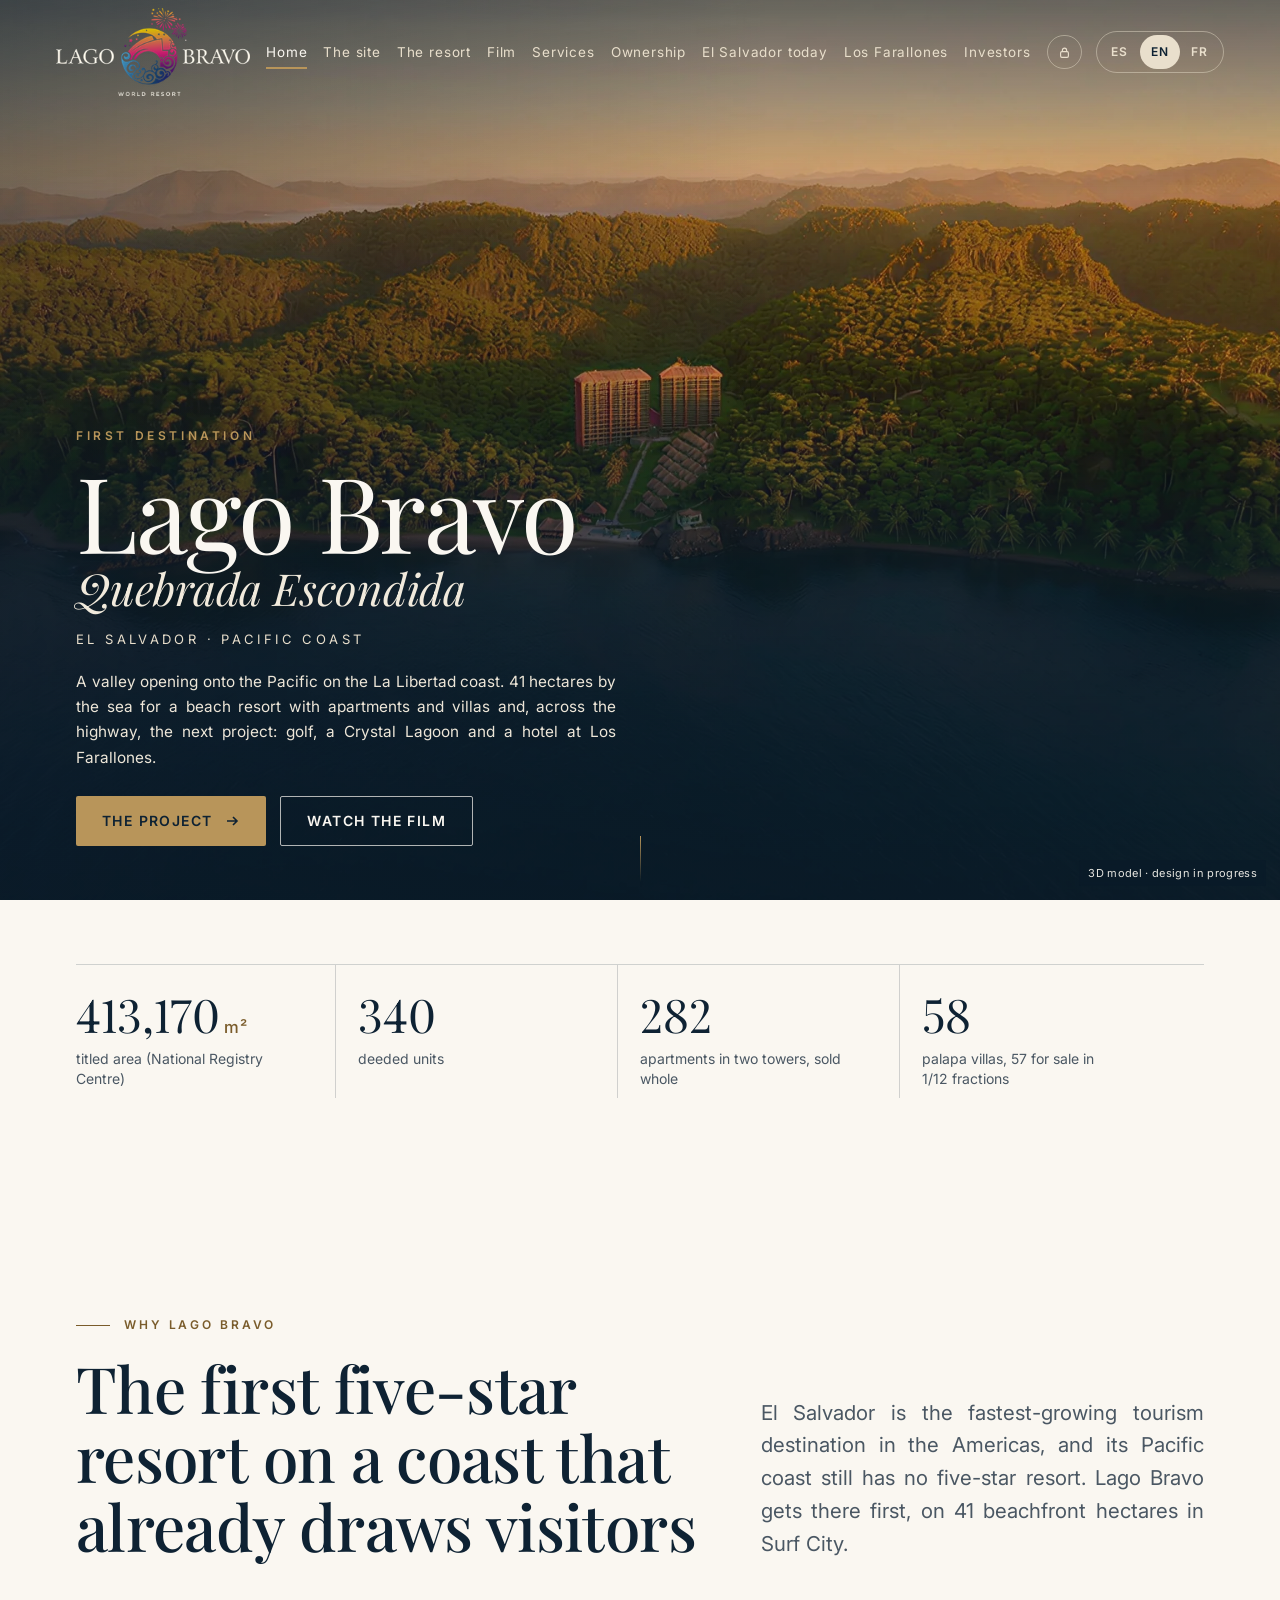
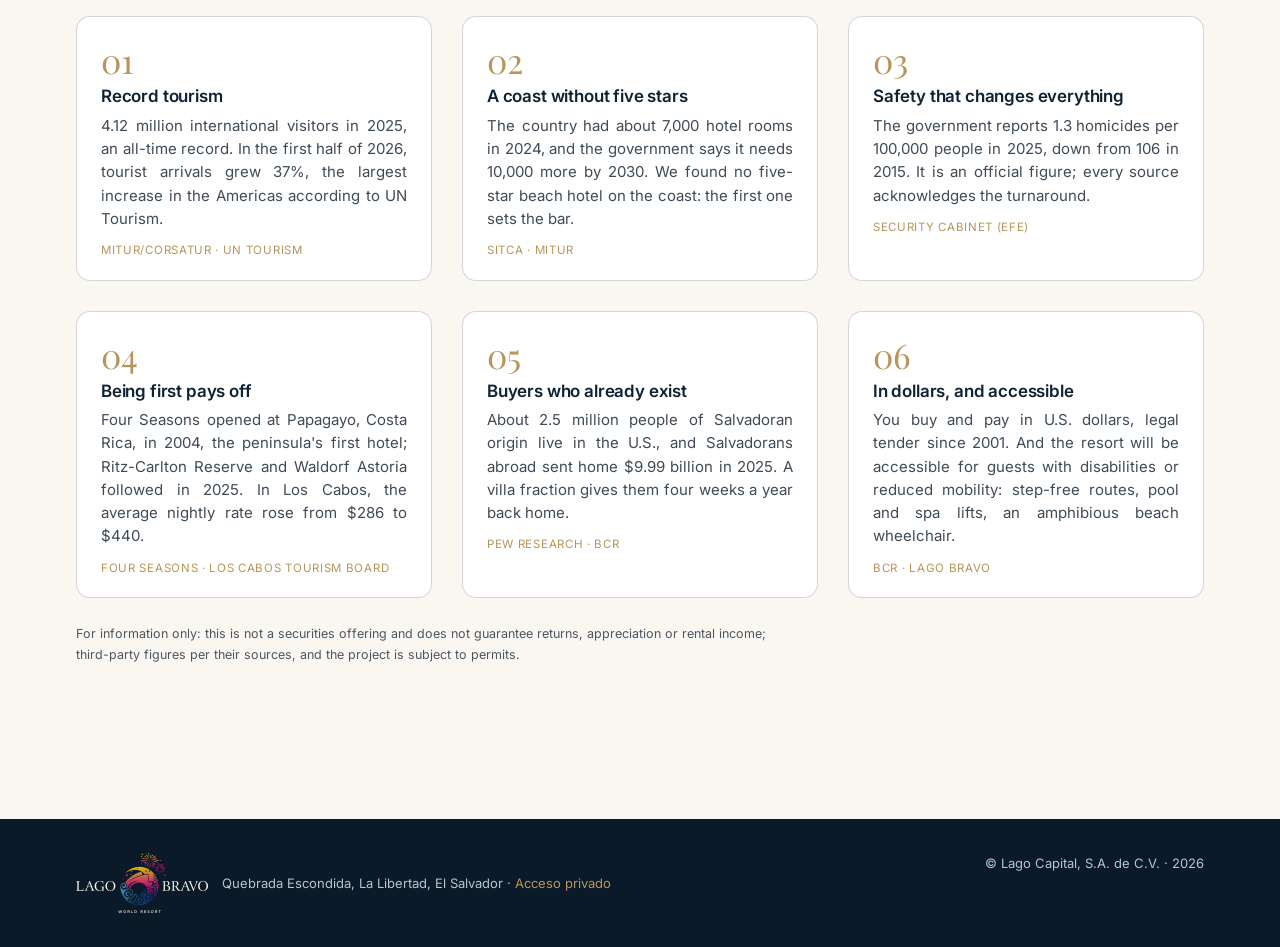
<file: index.html>
<!DOCTYPE html>
<html lang="es" data-lang="es">
<head>
<meta charset="utf-8">
<meta name="viewport" content="width=device-width, initial-scale=1">
<title>Lago Bravo · Quebrada Escondida — El Salvador, costa del Pacífico</title>
<meta name="description" content="Lago Bravo, primer destino: Quebrada Escondida, un valle abierto al Pacífico en La Libertad, El Salvador.">
<meta name="robots" content="index,follow">
<link rel="canonical" href="https://lagobravo.com/">
<meta name="theme-color" content="#0E2233">
<link rel="icon" href="favicon.ico?v=2" sizes="any">
<link rel="icon" type="image/png" sizes="32x32" href="favicon-32x32.png?v=2">
<link rel="icon" type="image/png" sizes="192x192" href="icon-192.png?v=2">
<link rel="apple-touch-icon" href="apple-touch-icon.png?v=2">
<meta property="og:title" content="Lago Bravo · Quebrada Escondida">
<meta property="og:description" content="Un valle abierto al Pacífico en La Libertad, El Salvador: dos torres bajo palapa, 58 villas, restaurante en una isla y beach club.">
<meta property="og:image" content="https://lagobravo.com/img/og-lago-bravo.jpg">
<meta property="og:image:width" content="1200">
<meta property="og:image:height" content="630">
<meta property="og:type" content="website">
<meta property="og:url" content="https://lagobravo.com/">
<meta name="twitter:card" content="summary_large_image">
<link rel="preconnect" href="https://fonts.googleapis.com">
<link rel="preconnect" href="https://fonts.gstatic.com" crossorigin>
<link href="https://fonts.googleapis.com/css2?family=Inter:wght@400;500;600;700&family=Playfair+Display:ital,wght@0,400;0,500;0,600;1,400;1,500&display=swap" rel="stylesheet">
<script>(function(){var d=document.documentElement,h=location.hash.slice(1),T='inicio lugar resort video servicios propiedad elsalvador farallones inversores'.split(' '),A={top:'inicio',pelicula:'video',vision:'farallones','resort-integrado':'farallones',fase2:'farallones'};try{h=decodeURIComponent(h);}catch(e){}h=A[h]||h;var t=T.indexOf(h)>=0?h:(/^f\d+$/.test(h)||h==='fuentes'?'elsalvador':'inicio');d.classList.add('js');d.setAttribute('data-tab',t);if(t==='inicio'){var l=document.createElement('link');l.rel='preload';l.as='image';l.href='img/hero-1920.webp';l.setAttribute('imagesrcset','img/hero-960.webp 960w, img/hero-1920.webp 1920w');l.setAttribute('imagesizes','100vw');document.head.appendChild(l);}})();</script>
<style>
:root{
  --night:#0E2233; --night-2:#0A1A28; --night-3:#14304A;
  --sand:#E9DFCC; --sand-2:#F1EADC; --paper:#FAF7F1;
  --gold:#B8955A; --gold-ink:#7A5C2B;
  --ink:#0E2233; --muted:#4A5763; --muted-d:#B9C4CE; --rule:rgba(14,34,51,.18); --rule-d:rgba(233,223,204,.22);
  --serif:'Playfair Display',Georgia,'Times New Roman',serif;
  --sans:'Inter',system-ui,-apple-system,'Segoe UI',Roboto,sans-serif;
  --wrap:1240px; --gut:clamp(20px,5vw,56px);
  --ease:cubic-bezier(.2,.7,.2,1);
}
*,*::before,*::after{box-sizing:border-box}
html{scroll-behavior:smooth;-webkit-text-size-adjust:100%}
body{margin:0;background:var(--paper);color:var(--ink);font-family:var(--sans);font-size:17px;line-height:1.65;font-weight:400;text-rendering:optimizeLegibility}
img{max-width:100%;display:block;height:auto}
a{color:inherit}
h1,h2,h3{font-family:var(--serif);font-weight:500;line-height:1.08;margin:0;letter-spacing:-.01em}
p{margin:0 0 1em}
.sr-only{position:absolute!important;width:1px;height:1px;overflow:hidden;clip:rect(0 0 0 0);white-space:nowrap}
html:not([data-lang="es"]) .l-es, html:not([data-lang="en"]) .l-en, html:not([data-lang="fr"]) .l-fr{display:none!important}
.skip{position:absolute;left:-999px;top:8px;background:var(--gold);color:var(--night);padding:10px 16px;z-index:200;font-weight:600}
.skip:focus{left:8px}
:focus-visible{outline:2px solid var(--gold);outline-offset:3px}
.wrap{max-width:var(--wrap);margin:0 auto;padding:0 var(--gut)}
.eyebrow{font-family:var(--sans);font-size:12px;font-weight:600;letter-spacing:.24em;text-transform:uppercase;color:var(--gold-ink);margin:0 0 18px;display:flex;align-items:center;gap:14px}
.eyebrow::before{content:"";width:34px;height:1px;background:currentColor}
.dark .eyebrow{color:var(--gold)}
.h2{font-size:clamp(34px,5vw,64px)}
.h2 em{font-style:italic;color:var(--gold-ink);font-weight:400}
.dark .h2 em{color:var(--gold)}
.lead{font-size:clamp(18px,1.6vw,21px);line-height:1.6;color:var(--muted);max-width:62ch}
.dark{background:var(--night);color:var(--sand)}
.dark .lead{color:var(--muted-d)}
section{position:relative}
.sec{padding:clamp(88px,12vw,168px) 0}

/* nav */
.nav{position:fixed;inset:0 0 auto 0;z-index:100;transition:background .35s var(--ease),box-shadow .35s var(--ease)}
.nav .wrap{display:flex;align-items:center;justify-content:space-between;height:104px;max-width:1440px}
.nav.solid{background:rgba(14,34,51,.96);box-shadow:0 1px 0 var(--rule-d)}
.brand{font-family:var(--serif);color:#FAF7F1;text-decoration:none;font-size:21px;letter-spacing:.2em;text-transform:uppercase;white-space:nowrap;display:inline-flex;align-items:center;gap:12px}
.brand-logo{height:88px;width:auto;display:block;flex:0 0 auto}          /* logo oficial entero (05-10-2026) */
footer.foot .brand-logo{height:60px}
.brand small{font-family:var(--sans);font-size:10px;letter-spacing:.24em;color:var(--gold);margin-left:10px;border:1px solid rgba(184,149,90,.6);padding:3px 7px;vertical-align:3px}
.tabsnav{min-width:0}
.tabs{display:flex;gap:22px;margin:0;padding:0}
.tab{color:#E9DFCC;text-decoration:none;font-size:13.5px;letter-spacing:.06em;padding:12px 0;position:relative;white-space:nowrap}
.tab::after{content:"";position:absolute;left:0;right:0;bottom:6px;height:2px;background:var(--gold);transform:scaleX(0);transform-origin:left;transition:transform .3s var(--ease)}
.tab:hover::after,.tab[aria-selected="true"]::after{transform:scaleX(1)}
.tab[aria-selected="true"]{color:#FAF7F1}
.tab:focus-visible{outline:2px solid var(--gold);outline-offset:4px;border-radius:2px}
@media (min-width:1280px) and (max-width:1365px){.tabs{gap:16px}}   /* v4.4: la pestaña de Los Farallones era más larga; a 1280 px deja el margen de la v4.3 */
@media (min-width:1280px){html[data-lang="fr"] .tabs{gap:10px}}   /* v4.8: las pestañas en francés son más largas */
.navr{display:flex;align-items:center;gap:14px}
.private-access{display:inline-flex;align-items:center;gap:7px;min-height:34px;padding:0 11px;border:1px solid rgba(233,223,204,.45);border-radius:999px;color:#E9DFCC;font-size:12px;font-weight:600;letter-spacing:.06em;text-decoration:none;white-space:nowrap;transition:background .2s,border-color .2s,color .2s}
.private-access:hover{background:rgba(233,223,204,.12);border-color:var(--gold);color:#FAF7F1}
.private-access:focus-visible{outline:2px solid var(--gold);outline-offset:2px}
.private-access svg{width:13px;height:13px;flex:none}
@media (max-width:1365px){.private-access span{display:none}.private-access{padding:0 10px}}
.lang{display:flex;border:1px solid rgba(233,223,204,.45);border-radius:999px;padding:3px}
.lang button{all:unset;cursor:pointer;font-size:12px;font-weight:600;letter-spacing:.12em;color:#E9DFCC;min-width:40px;min-height:34px;display:grid;place-items:center;border-radius:999px;transition:background .2s,color .2s}
.lang button[aria-pressed="true"]{background:var(--sand);color:var(--night)}
.lang button:focus-visible{outline:2px solid var(--gold);outline-offset:2px}
@media (max-width:374px){.navr{gap:8px}.lang button{min-width:34px}.nav .brand-logo{height:52px}}   /* v4.8: ES/EN/FR caben en 320 px */
/* pestañas: solo se ve el panel activo. El script de la cabecera pone html.js y data-tab antes de pintar,
   asi que un enlace directo (lagobravo.com/#inversores) abre ya en su pestaña, sin parpadeo */
.js .panel{display:none}
.js[data-tab="inicio"] #inicio,.js[data-tab="lugar"] #lugar,.js[data-tab="resort"] #resort,.js[data-tab="video"] #video,.js[data-tab="servicios"] #servicios,.js[data-tab="propiedad"] #propiedad,.js[data-tab="elsalvador"] #elsalvador,.js[data-tab="farallones"] #farallones,.js[data-tab="inversores"] #inversores{display:block}
.panel[hidden]{display:none!important}
.panel:focus-visible{outline:2px solid var(--gold);outline-offset:-2px}
#fuentes li{scroll-margin-top:150px}
/* cifras clave de Inicio */
.kf{padding:clamp(40px,5vw,72px) 0;background:var(--paper)}
.kf .facts{margin-top:0}
@media (max-width:1279px){
  /* barra de pestañas fija bajo la cabecera, con desplazamiento lateral */
  .nav .wrap{flex-wrap:wrap;height:auto}
  .brand,.navr{min-height:72px;display:flex;align-items:center}
  .brand-logo{height:60px}
  .tabsnav{order:3;flex:0 0 calc(100% + 2*var(--gut));margin:0 calc(-1*var(--gut));background:rgba(10,26,40,.72);-webkit-backdrop-filter:blur(8px);backdrop-filter:blur(8px);border-top:1px solid var(--rule-d)}
  .nav.solid .tabsnav{background:transparent;-webkit-backdrop-filter:none;backdrop-filter:none}
  .tabs{gap:6px;overflow-x:auto;padding:8px var(--gut);scrollbar-width:none;-webkit-overflow-scrolling:touch;
        -webkit-mask-image:linear-gradient(90deg,transparent 0,#000 14px,#000 calc(100% - 28px),transparent);mask-image:linear-gradient(90deg,transparent 0,#000 14px,#000 calc(100% - 28px),transparent)}
  .tabs::-webkit-scrollbar{display:none}
  .tab{font-size:14px;letter-spacing:.03em;padding:8px 14px;border-radius:999px}
  .tab::after{display:none}
  .tab[aria-selected="true"]{background:var(--sand);color:var(--night);font-weight:600}
  .tab:focus-visible{outline-offset:2px;border-radius:999px}
  .js .panel:not(#inicio)>section:first-child{border-top:80px solid transparent}
}

/* hero */
.hero{position:relative;height:100svh;min-height:640px;max-height:1200px;color:#FAF7F1;overflow:hidden;background:var(--night)}
.hero .ph{position:absolute;inset:0;margin:0}
.hero-vid{position:absolute;inset:0;width:100%;height:100%;object-fit:cover;object-position:50% 60%;opacity:0;transition:opacity 1.2s var(--ease)}
.hero-vid.on{opacity:1}
@media (prefers-reduced-motion:reduce){.hero-vid{display:none}}
@media (max-width:600px){.hero .ph{top:-22%}.hero-vid{top:-22%;height:122%}}
.film{padding-top:clamp(72px,9vw,128px);padding-bottom:clamp(72px,9vw,128px)}
.film .player{position:relative;margin-top:clamp(32px,4vw,56px);background:#000;box-shadow:0 30px 80px rgba(0,0,0,.35)}
.film video{display:block;width:100%;height:auto;aspect-ratio:16/9;background:#000}
@media (max-width:700px){.band::after{background:linear-gradient(180deg,rgba(10,26,40,.35),rgba(10,26,40,.78) 40%,rgba(10,26,40,.78) 70%,rgba(10,26,40,.35))}}
.film .cap{font-size:13px;color:#C9BFAE;margin:14px 0 0;max-width:80ch}
.hero .ph img{width:100%;height:100%;object-fit:cover;object-position:50% 60%;transform:scale(1.06);animation:settle 2.6s var(--ease) forwards}
@keyframes settle{to{transform:scale(1)}}
.hero::after{content:"";position:absolute;inset:0;background:linear-gradient(180deg,rgba(10,26,40,.55) 0%,rgba(10,26,40,.04) 22%,rgba(10,26,40,.22) 42%,rgba(10,26,40,.72) 62%,rgba(10,26,40,.9) 100%),linear-gradient(90deg,rgba(10,26,40,.45),rgba(10,26,40,0) 60%);pointer-events:none}
.hero-in{position:absolute;inset:auto 0 0 0;z-index:2;padding-bottom:clamp(40px,6vh,72px)}
.hero .kicker{font-size:12px;font-weight:600;letter-spacing:.3em;text-transform:uppercase;color:var(--gold);margin:0 0 18px}
.hero h1{font-size:clamp(52px,8.2vw,124px);font-weight:400;line-height:.9;letter-spacing:-.02em;color:#FAF7F1}
.hero h1 .sep{color:var(--gold);font-weight:400;margin:0 .06em}
.hero h1 .sub{display:block;font-style:italic;font-size:.42em;letter-spacing:-.005em;margin-top:.22em;color:#F1EADC}
.hero .place{font-size:13px;letter-spacing:.26em;text-transform:uppercase;margin:22px 0 0;color:#E9DFCC}
.hero .intro{max-width:54ch;font-size:clamp(15px,1.2vw,18px);color:#EDE6D8;margin:18px 0 26px}
.btns{display:flex;flex-wrap:wrap;gap:14px}
.btn{display:inline-flex;align-items:center;gap:12px;min-height:50px;padding:0 26px;border-radius:2px;text-decoration:none;font-size:14px;font-weight:600;letter-spacing:.1em;text-transform:uppercase;transition:background .25s,color .25s,border-color .25s,transform .2s}
.btn:active{transform:scale(.98)}
.btn-gold{background:var(--gold);color:var(--night)}
.btn-gold:hover{background:#CBAA72}
.btn-line{border:1px solid rgba(250,247,241,.7);color:#FAF7F1}
.btn-line:hover{background:#FAF7F1;color:var(--night)}
.btn svg{width:16px;height:16px}
.prov{position:absolute;right:12px;bottom:10px;z-index:3;font-size:11px;letter-spacing:.03em;color:rgba(250,247,241,.92);background:rgba(10,26,40,.55);padding:4px 9px;border-radius:2px;backdrop-filter:blur(2px);max-width:calc(100% - 24px)}
.hero .prov{bottom:14px;right:14px}
.scroll-cue{position:absolute;left:50%;bottom:18px;z-index:3;width:1px;height:46px;background:linear-gradient(var(--gold),transparent);animation:cue 2.4s ease-in-out infinite}
@keyframes cue{0%,100%{opacity:.3;transform:translateY(-6px)}50%{opacity:1;transform:none}}

/* figures */
.ph{position:relative;margin:0;overflow:hidden;background:#D9CFBC}
.ph img{width:100%;height:100%;object-fit:cover}

/* lugar */
.grid-2{display:grid;grid-template-columns:minmax(0,5fr) minmax(0,7fr);gap:clamp(36px,6vw,96px);align-items:center}
.lugar .ph{aspect-ratio:4/3.1}
.facts{display:grid;grid-template-columns:repeat(4,minmax(0,1fr));gap:0;margin-top:clamp(56px,8vw,104px);border-top:1px solid var(--rule)}
.fact{padding:26px 22px 8px 0;border-right:1px solid var(--rule);margin-right:22px}
.fact:last-child{border-right:0;margin-right:0}
.fact .v{font-family:var(--serif);font-size:clamp(34px,3.6vw,52px);line-height:1;display:block;font-variant-numeric:lining-nums tabular-nums}
.fact .v small{font-family:var(--sans);font-size:.36em;font-weight:500;letter-spacing:.04em;color:var(--gold-ink);margin-left:4px}
.fact .k{font-size:14px;color:var(--muted);display:block;margin-top:12px;line-height:1.45}
.dist{display:flex;flex-wrap:wrap;gap:10px 28px;margin:34px 0 0;padding:0;list-style:none;font-size:15px;color:var(--muted)}
.dist b{color:var(--ink);font-weight:600;font-variant-numeric:tabular-nums}
.note{font-size:13px;color:var(--muted);margin-top:14px}

/* band */
.band{position:relative;height:clamp(460px,78vh,860px);overflow:hidden;background:var(--night)}
.band .ph{position:absolute;inset:0}
.band::after{content:"";position:absolute;inset:0;background:linear-gradient(90deg,rgba(10,26,40,.84),rgba(10,26,40,.45) 45%,rgba(10,26,40,.05) 75%);pointer-events:none}
.band blockquote{position:absolute;z-index:2;left:0;right:0;top:50%;transform:translateY(-50%);margin:0}
.band blockquote p{font-family:var(--serif);font-size:clamp(30px,4.4vw,60px);line-height:1.1;color:#FAF7F1;max-width:17ch;margin:0}
.band blockquote p em{color:var(--gold);font-style:italic}
.band blockquote span.by{display:block;font-size:13px;letter-spacing:.22em;text-transform:uppercase;color:#E9DFCC;margin-top:22px;max-width:44ch;line-height:1.6}

/* resort */
.sec-head{display:grid;grid-template-columns:minmax(0,7fr) minmax(0,5fr);gap:clamp(28px,5vw,80px);align-items:end;margin-bottom:clamp(44px,6vw,80px)}
.sec-head .lead{margin:0}
.units{display:grid;grid-template-columns:repeat(3,minmax(0,1fr));gap:clamp(16px,3vw,40px);margin-top:26px;max-width:620px}
.units div{font-size:14px;color:var(--muted);line-height:1.35}
.units b{display:block;font-family:var(--serif);font-weight:500;font-size:clamp(36px,3.6vw,50px);color:var(--ink);line-height:1;margin-bottom:6px;font-variant-numeric:lining-nums}
.render{aspect-ratio:16/9}
.render + .render-note{font-size:13px;color:var(--muted);margin:12px 0 0}
.rows{margin-top:clamp(72px,10vw,140px);display:grid;gap:clamp(72px,10vw,136px)}
.row{display:grid;grid-template-columns:minmax(0,7fr) minmax(0,5fr);gap:clamp(32px,5vw,80px);align-items:center}
.row.flip{grid-template-columns:minmax(0,5fr) minmax(0,7fr)}
.row.flip .media{order:2}
.row .media .ph{aspect-ratio:3/2}
.row .media.duo{display:grid;grid-template-columns:3fr 2fr;gap:14px}
.row .media.duo .ph{aspect-ratio:auto;height:100%}
.row .media.duo .ph:first-child{aspect-ratio:4/3.4}
.row h3{font-size:clamp(28px,3vw,40px);margin-bottom:18px}
.row p{color:var(--muted)}
.tag{display:inline-block;font-size:12px;font-weight:600;letter-spacing:.18em;text-transform:uppercase;color:var(--gold-ink);margin-bottom:14px}
.specs{list-style:none;padding:0;margin:20px 0 0;border-top:1px solid var(--rule)}
.specs li{display:flex;justify-content:space-between;gap:18px;padding:11px 0;border-bottom:1px solid var(--rule);font-size:15px}
.specs li span:last-child{color:var(--ink);font-weight:500;text-align:right;font-variant-numeric:tabular-nums}
.specs li span:first-child{color:var(--muted)}
.trio{display:grid;grid-template-columns:repeat(3,minmax(0,1fr));gap:clamp(18px,2.4vw,30px);margin-top:clamp(72px,10vw,136px)}
.card{background:var(--sand-2);padding:clamp(26px,3vw,38px);border-top:2px solid var(--gold)}
.card h3{font-size:26px;margin-bottom:14px}
.card p{color:var(--muted);font-size:16px;margin:0}
.pb{border-top:1px solid var(--rule);padding-top:clamp(28px,3vw,40px)}
.pb .h3sub{margin-bottom:10px}
.pb-lead{color:var(--muted);margin:0 0 6px;max-width:70ch}
.pb-list{list-style:none;margin:0;padding:0;display:grid;grid-template-columns:repeat(4,minmax(0,1fr));column-gap:28px}
.pb-list li{display:flex;gap:12px;padding:12px 0;border-bottom:1px solid var(--rule);font-size:15.5px;line-height:1.4}
.pb-list li::before{content:"";width:6px;height:6px;margin-top:8px;flex:0 0 6px;background:var(--gold);transform:rotate(45deg)}
@media (max-width:980px){.pb-list{grid-template-columns:repeat(2,minmax(0,1fr))}}
@media (max-width:600px){.pb-list{grid-template-columns:minmax(0,1fr)}}

/* servicios */
.svc{display:grid;grid-template-columns:minmax(0,6fr) minmax(0,5fr);gap:clamp(40px,6vw,96px);align-items:start;margin-top:clamp(40px,5vw,64px)}
.svc-list{list-style:none;margin:0;padding:0;border-top:1px solid var(--rule-d)}
.svc-list li{display:grid;grid-template-columns:40px 1fr;gap:18px;padding:22px 0;border-bottom:1px solid var(--rule-d)}
.svc-list svg{width:26px;height:26px;stroke:var(--gold);fill:none;stroke-width:1.4;margin-top:4px}
.svc-list h3{font-family:var(--sans);font-size:17px;font-weight:600;letter-spacing:.01em;color:#FAF7F1;margin:0 0 6px}
.svc-list p{margin:0;color:var(--muted-d);font-size:15.5px}
.app{background:var(--night-2);border:1px solid var(--rule-d);border-radius:28px;padding:22px 20px 26px;max-width:380px;justify-self:center;width:100%;box-shadow:0 30px 60px rgba(0,0,0,.28)}
.app-top{display:flex;justify-content:space-between;align-items:center;padding:4px 6px 18px;border-bottom:1px solid var(--rule-d)}
.app-top b{font-family:var(--serif);font-weight:500;font-size:20px;color:#FAF7F1;letter-spacing:.04em}
.app-top span{font-size:11px;letter-spacing:.2em;text-transform:uppercase;color:var(--gold)}
.app ul{list-style:none;margin:10px 0 0;padding:0}
.app li{display:flex;justify-content:space-between;align-items:center;gap:12px;padding:13px 6px;border-bottom:1px solid rgba(233,223,204,.1);font-size:15px;color:#EDE6D8}
.app li em{font-style:normal;font-size:11px;letter-spacing:.08em;text-transform:uppercase;color:var(--night);background:var(--sand);padding:4px 9px;border-radius:999px;white-space:nowrap}
.app li em.pay{background:transparent;color:var(--gold);border:1px solid rgba(184,149,90,.7)}
.app .cap{font-size:12px;color:var(--muted-d);margin:16px 6px 0}

/* servicios: cinco estrellas gran lujo (22-10-2026) */
.svc-all-sec{background:var(--sand)}
.svc-all{display:grid;grid-template-columns:repeat(4,minmax(0,1fr));gap:clamp(24px,3vw,40px);margin-top:clamp(36px,5vw,56px)}
.svc-g h3{font-family:var(--serif);font-weight:500;font-size:22px;color:var(--night);margin:0 0 6px;padding-bottom:10px;border-bottom:1px solid var(--gold)}
.svc-g ul{list-style:none;margin:0;padding:0}
.svc-g li{padding:14px 0;border-bottom:1px solid var(--rule)}
.svc-g h4{font-family:var(--sans);font-size:15.5px;font-weight:600;color:var(--night);margin:0 0 4px}
.svc-g p{margin:0;color:#3E4B57;font-size:14.5px;line-height:1.5;text-align:justify;hyphens:auto;-webkit-hyphens:auto}
@media (max-width:1100px){.svc-all{grid-template-columns:repeat(2,minmax(0,1fr))}}
@media (max-width:640px){.svc-all{grid-template-columns:minmax(0,1fr)}}

/* por qué Lago Bravo (22-10-2026) */
.pq{background:var(--cream,#FAF7F1)}
.pq-grid{display:grid;grid-template-columns:repeat(3,minmax(0,1fr));gap:clamp(18px,2.4vw,30px);margin-top:clamp(34px,4.5vw,56px)}
.pq-c{background:#fff;border:1px solid var(--rule);border-radius:14px;padding:26px 24px 20px;position:relative}
.pq-n{font-family:var(--serif);font-size:34px;line-height:1;color:var(--gold);display:block;margin-bottom:10px}
.pq-c h3{font-family:var(--sans);font-size:17px;font-weight:600;color:var(--night);margin:0 0 8px}
.pq-c p{margin:0;color:#3E4B57;font-size:15px;line-height:1.55;text-align:justify;hyphens:auto;-webkit-hyphens:auto}
.pq-c p.pq-f{margin-top:12px;font-size:11.5px;letter-spacing:.06em;text-transform:uppercase;color:var(--gold);text-align:left}
.pq-aviso{margin:26px 0 0;font-size:12.5px;color:var(--muted);max-width:90ch}
@media (max-width:1000px){.pq-grid{grid-template-columns:repeat(2,minmax(0,1fr))}}
@media (max-width:620px){.pq-grid{grid-template-columns:minmax(0,1fr)}}

/* propiedad */
.own{background:var(--sand)}
.own .lead{color:#3E4B57}
.own-grid{display:grid;grid-template-columns:repeat(3,minmax(0,1fr));gap:0;margin-top:clamp(44px,6vw,72px);border-top:1px solid var(--rule)}
.own-grid article{padding:30px 30px 10px 0;margin-right:30px;border-right:1px solid var(--rule)}
.own-grid article:last-child{border-right:0;margin-right:0}
.own-grid .big{font-family:var(--serif);font-size:clamp(46px,5vw,72px);line-height:1;display:block;margin-bottom:14px;color:var(--night)}
.own-grid h3{font-family:var(--sans);font-weight:600;font-size:17px;margin:0 0 10px}
.own-grid p{color:#3E4B57;font-size:15.5px}
.weeks{margin-top:clamp(56px,7vw,88px);background:var(--paper);padding:clamp(24px,3vw,36px)}
.weeks h3{font-family:var(--sans);font-size:15px;font-weight:600;letter-spacing:.04em;margin:0 0 18px}
.strip{display:grid;grid-template-columns:repeat(52,minmax(0,1fr));gap:3px}
.strip i{display:block;height:34px;border-radius:1px;background:var(--night)}
.strip i.pool{background:var(--gold)}
.strip i.mt{background:transparent;border:1px solid var(--night)}
.strip i.prime{background:var(--night);box-shadow:inset 0 -6px 0 var(--gold)}
.legend{display:flex;flex-wrap:wrap;gap:10px 26px;margin-top:16px;font-size:14px;color:#3E4B57}
.legend span{display:inline-flex;align-items:center;gap:8px}
.legend i{width:16px;height:16px;display:inline-block;border-radius:1px;flex:none}
.fine{font-size:13px;color:#4A5763;margin:18px 0 0}

/* el salvador hoy */
.esh{background:var(--paper)}
.esh-grid{display:grid;grid-template-columns:minmax(0,7fr) minmax(0,5fr);gap:clamp(32px,5vw,72px);margin-top:clamp(40px,5vw,64px);align-items:start}
.chart{margin:0;background:#fff;border:1px solid var(--rule);padding:24px}
.chart figcaption{display:flex;justify-content:space-between;gap:12px;flex-wrap:wrap;margin-bottom:14px;font-size:15px}
.chart .unit{color:var(--muted);font-size:13px}
.chart svg{width:100%;height:auto}
.chart .bv{font:600 13px var(--sans);fill:var(--ink)}
.chart .by{font:500 12px var(--sans);fill:var(--muted)}
html:not([data-lang="es"]) tspan.l-es, html:not([data-lang="en"]) tspan.l-en, html:not([data-lang="fr"]) tspan.l-fr{display:none}
.src{font-size:12.5px;color:var(--muted);margin:12px 0 0}
.pending{border:1.5px dashed rgba(122,92,43,.6);background:rgba(184,149,90,.07);padding:28px;min-height:220px;display:flex;flex-direction:column;justify-content:center}
.pending p{color:var(--muted);margin:0;max-width:52ch}
.pending-tag{font-family:ui-monospace,'Cascadia Mono',Consolas,monospace;font-size:13px;letter-spacing:.06em;color:var(--gold-ink)!important;margin:0 0 10px!important;font-weight:600}
.legal{border:1px solid var(--night);padding:26px 28px;background:#fff}
.legal h3{font-size:24px;margin-bottom:12px}
.legal p,.legal li{color:var(--muted);font-size:15.5px}
.legal ul{padding-left:18px;margin:8px 0 0}
.tablewrap{margin-top:clamp(40px,5vw,64px);overflow-x:auto}
table.proj{width:100%;border-collapse:collapse;font-size:15px;background:#fff;border:1px solid var(--rule)}
table.proj th{font-size:11.5px;letter-spacing:.14em;text-transform:uppercase;text-align:left;color:var(--sand);background:var(--night);padding:13px 14px;font-weight:600}
table.proj td{padding:14px;border-bottom:1px solid var(--rule);vertical-align:top}
table.proj .num{text-align:right;font-variant-numeric:tabular-nums}
table.proj .place{display:block;font-size:13px;color:var(--muted)}
table.proj .srccell{font-size:12.5px;color:var(--muted)}
.sources{margin-top:36px}
.sources h3{font-family:var(--sans);font-size:14px;font-weight:600;letter-spacing:.12em;text-transform:uppercase;margin:0 0 10px}
.sources ol{margin:0;padding-left:20px;font-size:13.5px;color:var(--muted)}
.sources .sid{font-weight:600;color:var(--ink)}
.h3sub{font-family:var(--sans);font-size:14px;font-weight:600;letter-spacing:.14em;text-transform:uppercase;margin:0 0 14px;color:var(--gold-ink)}

.kpis{display:grid;grid-template-columns:repeat(4,minmax(0,1fr));gap:0;margin-top:clamp(40px,5vw,64px);border-top:2px solid var(--night)}
.kpi{padding:24px 22px 20px 0;margin-right:22px;border-right:1px solid var(--rule);display:flex;flex-direction:column;gap:10px}
.kpi:last-child{border-right:0;margin-right:0}
.k-big{font-family:var(--serif);font-size:clamp(36px,3.8vw,54px);line-height:1;font-variant-numeric:lining-nums}
.k-lab{font-size:15px;color:var(--ink);line-height:1.4}
.srcline{font-size:12.5px;color:var(--muted);margin-top:auto}
sup.fn{font-size:.72em;line-height:0;margin-left:2px}
sup.fn a{color:var(--gold-ink);text-decoration:none;font-weight:600;padding:0 1px}
sup.fn a:hover{text-decoration:underline}
.dark sup.fn a{color:var(--gold)}
.tablewrap.slim{margin-top:18px}
table.yt{width:100%;border-collapse:collapse;font-size:14px;background:#fff;border:1px solid var(--rule)}
table.yt th,table.yt td{padding:10px 12px;border-bottom:1px solid var(--rule);text-align:left;vertical-align:top}
table.yt thead th{font-size:11px;letter-spacing:.14em;text-transform:uppercase;color:var(--sand);background:var(--night);font-weight:600}
table.yt .num{text-align:right;font-variant-numeric:tabular-nums;white-space:nowrap}
table.yt .nt{color:var(--muted);font-size:13px}
.legal-cons{margin-top:16px;padding:14px 16px;background:rgba(184,149,90,.14);color:var(--ink)!important;border-left:3px solid var(--gold)}
.ctxs{display:grid;grid-template-columns:repeat(3,minmax(0,1fr));gap:18px}
.ctx{background:#fff;border:1px solid var(--rule);padding:22px 24px}
.ctx h4{font-family:var(--sans);font-size:13px;font-weight:600;letter-spacing:.14em;text-transform:uppercase;margin:0 0 10px;color:var(--gold-ink)}
.ctx p{font-size:15px;color:var(--muted);margin:0}
.sources ol li{margin:4px 0}
details.sources summary{cursor:pointer;font-size:14px;font-weight:600;letter-spacing:.12em;text-transform:uppercase;padding:12px 0;min-height:44px;list-style-position:inside}
details.sources .sum-hint{font-weight:400;letter-spacing:0;text-transform:none;color:var(--muted);margin-left:8px}
details.sources ol{margin-top:8px}
.sources .url{color:#56616B;font-size:12px;word-break:break-all}
.sources a{color:var(--ink)}
@media (max-width:980px){.kpis{grid-template-columns:1fr 1fr}.kpi:nth-child(2){border-right:0;margin-right:0}.kpi:nth-child(n+3){border-top:1px solid var(--rule)}.ctxs{grid-template-columns:1fr}}
@media (max-width:600px){.kpis{grid-template-columns:1fr}.kpi{border-right:0;margin-right:0;border-top:1px solid var(--rule)}.kpi:first-child{border-top:0}
  table.yt tr{display:grid;grid-template-columns:minmax(0,1fr) minmax(0,1.3fr) minmax(0,1fr)}
  table.yt thead th:last-child{display:none}
  table.yt td.nt{grid-column:1/-1;font-size:12.5px;padding-top:0;border-bottom:1px solid var(--rule)}
  table.yt th,table.yt td{padding:9px 8px;border-bottom:0}
  html[data-lang="es"] td[data-l="dist"]::before{content:"Distancia"} html[data-lang="en"] td[data-l="dist"]::before{content:"Distance"} html[data-lang="fr"] td[data-l="dist"]::before{content:"Distance"}}

/* texto justificado */
.lead,.row p,.card p,.piece p,.ctx p,.svc-list p,.own-grid p,.legal p,.legal li,.plan-note,.disc,.fine,.intro,.lugar p,.inv .phases p,.src,.note,.app .cap,.caveat,.piece li{text-align:justify;hyphens:auto;-webkit-hyphens:auto}
/* Los Farallones, el siguiente proyecto */
.f2{background:var(--sand-2)}
.f2-grid{display:grid;grid-template-columns:minmax(0,7fr) minmax(0,5fr);gap:clamp(32px,4vw,64px);align-items:start;margin-top:clamp(40px,5vw,64px)}
.pieces{position:sticky;top:96px}
.planbox{background:#F4EEE2;border:1px solid var(--rule);position:relative}
.plan{display:block;width:100%;height:auto}
.plan text{font-family:var(--sans);fill:#0E2233}
.plan .t-z{font-family:var(--serif);font-size:29px;font-weight:600;paint-order:stroke;stroke:#F4EEE2;stroke-width:5px;stroke-linejoin:round}
.plan .t-s{font-size:21px;font-weight:500;paint-order:stroke;stroke:#F4EEE2;stroke-width:5px;stroke-linejoin:round}
.plan .t-gold{fill:#5A421B}
.plan .t-golf{fill:#244A31}
.plan .t-end{text-anchor:end}
.plan .t-olive{fill:#3F5413}
.plan .t-mid{text-anchor:middle}
.plan .t-bold{font-weight:700}
.plan .t-green{fill:#2F5A33;font-style:italic}
.plan .lead-l line{stroke:#5A421B;stroke-width:1.4}
.plan .t-phase{font-size:21px;font-weight:700;letter-spacing:.2em;paint-order:stroke;stroke:#F4EEE2;stroke-width:5px}
.plan .t-road{font-size:20px;font-weight:600;letter-spacing:.06em;paint-order:stroke;stroke:#F4EEE2;stroke-width:5px}
.plan .t-vial{font-size:20px;font-weight:600;fill:#7E2C21;paint-order:stroke;stroke:#F4EEE2;stroke-width:5px}
.plan .t-sea{font-family:var(--serif);font-style:italic;font-size:34px;fill:#E9DFCC;text-anchor:middle}
.plan .t-stamp{font-size:21px;font-weight:700;letter-spacing:.16em;fill:#E9DFCC}
.plan .t-stamp2{font-size:20px;font-weight:500;fill:#D8B98A}
.plan .pin circle{fill:#0E2233;stroke:#F4EEE2;stroke-width:3}
.plan .pin.gold circle{fill:#7A5C2B}
.plan .north path{fill:#0E2233}.plan .north text{font-size:16px;font-weight:700}
.plan-hint{display:none;font-size:12.5px;color:var(--gold-ink);margin:0;padding:10px 14px 0;background:var(--paper)}
.planbox .plan-note{font-size:12.5px;padding:12px 14px;margin:0;color:#3E4B57;line-height:1.5;border-top:1px solid var(--rule);background:var(--paper)}
.pieces{display:grid;gap:22px}
.piece{background:var(--paper);padding:clamp(24px,3vw,34px);border-left:3px solid var(--gold)}
.piece.golf{border-left-color:#3F6B4A}
.piece h3{font-size:28px;margin-bottom:12px}
.piece ul{list-style:none;margin:14px 0 16px;padding:0;border-top:1px solid var(--rule)}
.piece li{padding:9px 0;border-bottom:1px solid var(--rule);font-size:15.5px;display:flex;gap:12px}
.piece li::before{content:"";width:6px;height:6px;margin-top:10px;flex:0 0 6px;background:var(--gold);transform:rotate(45deg)}
.piece p{color:var(--muted);font-size:15.5px;margin:0 0 10px}
.caveat{font-size:13px;color:#5A421B;background:rgba(184,149,90,.14);padding:10px 12px;margin-top:6px}
.keylist{list-style:none;padding:0;margin:0;display:grid;gap:10px;font-size:14px;color:#3E4B57}
.keylist li{display:flex;gap:12px;align-items:flex-start}
.keylist i{flex:0 0 18px;height:18px;margin-top:2px;border:1px solid rgba(14,34,51,.3)}

/* inversores */
.inv .phases{list-style:none;margin:clamp(44px,6vw,72px) 0 0;padding:0;display:grid;grid-template-columns:1fr 1fr;gap:0;border-top:1px solid var(--rule-d)}
.inv .phases li{padding:34px 36px 10px 0;margin-right:36px;border-right:1px solid var(--rule-d)}
.inv .phases li:last-child{border-right:0;margin-right:0}
.inv .phases .n{font-family:var(--serif);font-style:italic;color:var(--gold);font-size:20px;display:block;margin-bottom:10px}
.inv .phases h3{font-size:clamp(26px,2.6vw,34px);color:#FAF7F1;margin-bottom:14px}
.inv .phases p{color:var(--muted-d);font-size:16px}
.inv .status{display:inline-block;font-size:11.5px;letter-spacing:.16em;text-transform:uppercase;border:1px solid rgba(184,149,90,.7);color:var(--gold);padding:5px 10px;margin-bottom:16px}
.contact{margin-top:clamp(56px,8vw,96px);display:grid;grid-template-columns:minmax(0,7fr) minmax(0,5fr);gap:clamp(32px,5vw,72px);align-items:end;padding-top:clamp(40px,5vw,60px);border-top:1px solid var(--rule-d)}
.contact h3{font-size:clamp(30px,3.6vw,48px);color:#FAF7F1}
.contact .mail{font-family:var(--serif);font-size:clamp(24px,2.6vw,34px);color:var(--gold);text-decoration:none;border-bottom:1px solid rgba(184,149,90,.5);display:inline-block;margin:18px 0 26px;padding-bottom:4px;word-break:break-all}
.contact .mail:hover{border-bottom-color:var(--gold)}
.disc{font-size:13px;color:var(--muted-d);border-left:2px solid var(--gold);padding:4px 0 4px 16px;margin:0}
footer.foot{background:var(--night-2);color:var(--muted-d);font-size:13px;padding:34px 0}
footer.foot .wrap{display:flex;justify-content:space-between;gap:16px;flex-wrap:wrap}
footer.foot .brand{font-size:16px}
.foot-private{color:var(--gold);text-decoration:none;white-space:nowrap}
.foot-private:hover{text-decoration:underline}

/* reveal */
.rv{opacity:0;transform:translateY(22px);transition:opacity .9s var(--ease),transform .9s var(--ease)}
.rv.in{opacity:1;transform:none}
.noanim .rv{opacity:1;transform:none;transition:none}
.noanim .hero .ph img,.noanim .scroll-cue{animation:none;transform:none}
@media (prefers-reduced-motion:reduce){
  html{scroll-behavior:auto}
  .rv{opacity:1;transform:none;transition:none}
  .hero .ph img,.scroll-cue{animation:none;transform:none}
}

/* responsive */
@media (max-width:980px){
  .pieces{position:static}
  .grid-2,.sec-head,.row,.row.flip,.svc,.esh-grid,.f2-grid,.contact{grid-template-columns:minmax(0,1fr)}
  .row.flip .media{order:0}
  .facts{grid-template-columns:1fr 1fr}
  .fact:nth-child(2){border-right:0;margin-right:0}
  .fact:nth-child(n+3){border-top:1px solid var(--rule)}
  .trio,.own-grid{grid-template-columns:1fr}
  .own-grid article{border-right:0;margin-right:0;border-bottom:1px solid var(--rule);padding-right:0}
  .inv .phases{grid-template-columns:1fr}
  .inv .phases li{border-right:0;margin-right:0;padding-right:0;border-bottom:1px solid var(--rule-d)}
}
@media (max-width:600px){
  body{font-size:16px}
  .brand{font-size:17px;letter-spacing:.16em;gap:9px}
  .brand-logo{height:54px}
  .brand small{display:none}
  .hero h1{font-size:clamp(50px,15.5vw,80px)}
  .hero h1 .sep{display:block;height:0;overflow:hidden}
  .hero h1 .sub{font-size:.5em}
  .hero .intro{margin:16px 0 26px}
  .btn{flex:1 1 auto;justify-content:center;padding:0 18px}
  .facts{grid-template-columns:1fr}
  .fact{border-right:0;margin-right:0;border-top:1px solid var(--rule)}
  .fact:first-child{border-top:0}
  .strip{gap:2px}.strip i{height:26px}
  .row .media.duo{grid-template-columns:1fr}
  .row .media.duo .ph:last-child{aspect-ratio:16/10}
  table.proj thead{display:none}
  table.proj,table.proj tbody,table.proj tr,table.proj td{display:block;width:100%}
  table.proj tr{border-bottom:1px solid var(--rule);padding:8px 0}
  table.proj td{border:0;padding:6px 14px;text-align:left!important}
  table.proj td::before{display:block;font-size:11px;letter-spacing:.14em;text-transform:uppercase;color:var(--gold-ink);font-weight:600}
  html[data-lang="es"] td[data-l="brand"]::before{content:"Promotor"} html[data-lang="en"] td[data-l="brand"]::before{content:"Developer"} html[data-lang="fr"] td[data-l="brand"]::before{content:"Promoteur"}
  html[data-lang="es"] td[data-l="rooms"]::before{content:"Habitaciones"} html[data-lang="en"] td[data-l="rooms"]::before{content:"Rooms"} html[data-lang="fr"] td[data-l="rooms"]::before{content:"Chambres"}
  html[data-lang="es"] td[data-l="status"]::before{content:"Estado"} html[data-lang="en"] td[data-l="status"]::before{content:"Status"} html[data-lang="fr"] td[data-l="status"]::before{content:"Statut"}
  html[data-lang="es"] td[data-l="src"]::before{content:"Fuente"} html[data-lang="en"] td[data-l="src"]::before{content:"Source"} html[data-lang="fr"] td[data-l="src"]::before{content:"Source"}
  .prov{font-size:10.5px}
  .planscroll{overflow-x:auto;-webkit-overflow-scrolling:touch}
  .planscroll .plan{width:660px;max-width:none}
  .plan-hint{display:block!important}
}
</style>
</head>
<body>
<a class="skip" href="#main"><span class="l-es" lang="es">Saltar al contenido</span><span class="l-en" lang="en">Skip to content</span><span class="l-fr" lang="fr">Aller au contenu</span></a>

<header class="nav" role="banner">
  <div class="wrap">
    <a class="brand" href="#inicio" aria-label="Lago Bravo · World Resort"><img class="brand-logo" src="img/logo-lb-h120.png" srcset="img/logo-lb-h120.png 1x, img/logo-lb-h240.png 2x" width="193" height="88" alt="Lago Bravo · World Resort"></a>
    <nav class="tabsnav" aria-label="Principal"><div class="tabs" role="tablist" aria-label="Secciones" data-aria-es="Secciones" data-aria-en="Sections" data-aria-fr="Sections"><a class="tab" role="tab" id="t-inicio" href="#inicio" aria-controls="inicio" aria-selected="true" tabindex="0"><span class="l-es" lang="es">Inicio</span><span class="l-en" lang="en">Home</span><span class="l-fr" lang="fr">Accueil</span></a><a class="tab" role="tab" id="t-lugar" href="#lugar" aria-controls="lugar" aria-selected="false" tabindex="-1"><span class="l-es" lang="es">El lugar</span><span class="l-en" lang="en">The site</span><span class="l-fr" lang="fr">Le site</span></a><a class="tab" role="tab" id="t-resort" href="#resort" aria-controls="resort" aria-selected="false" tabindex="-1"><span class="l-es" lang="es">El resort</span><span class="l-en" lang="en">The resort</span><span class="l-fr" lang="fr">Le resort</span></a><a class="tab" role="tab" id="t-video" href="#video" aria-controls="video" aria-selected="false" tabindex="-1"><span class="l-es" lang="es">Vídeo</span><span class="l-en" lang="en">Film</span><span class="l-fr" lang="fr">Vidéo</span></a><a class="tab" role="tab" id="t-servicios" href="#servicios" aria-controls="servicios" aria-selected="false" tabindex="-1"><span class="l-es" lang="es">Servicios</span><span class="l-en" lang="en">Services</span><span class="l-fr" lang="fr">Services</span></a><a class="tab" role="tab" id="t-propiedad" href="#propiedad" aria-controls="propiedad" aria-selected="false" tabindex="-1"><span class="l-es" lang="es">Propiedad</span><span class="l-en" lang="en">Ownership</span><span class="l-fr" lang="fr">Propriété</span></a><a class="tab" role="tab" id="t-elsalvador" href="#elsalvador" aria-controls="elsalvador" aria-selected="false" tabindex="-1"><span class="l-es" lang="es">El Salvador hoy</span><span class="l-en" lang="en">El Salvador today</span><span class="l-fr" lang="fr">Salvador aujourd’hui</span></a><a class="tab" role="tab" id="t-farallones" href="#farallones" aria-controls="farallones" aria-selected="false" tabindex="-1"><span class="l-es" lang="es">Los Farallones</span><span class="l-en" lang="en">Los Farallones</span><span class="l-fr" lang="fr">Los Farallones</span></a><a class="tab" role="tab" id="t-inversores" href="#inversores" aria-controls="inversores" aria-selected="false" tabindex="-1"><span class="l-es" lang="es">Inversores</span><span class="l-en" lang="en">Investors</span><span class="l-fr" lang="fr">Investisseurs</span></a></div></nav>
    <div class="navr">
      <a class="private-access" href="https://portal.lagobravo.com" target="_blank" rel="noopener" aria-label="Área privada / Private area / Espace privé" title="Área privada / Private area / Espace privé"><svg viewBox="0 0 16 16" aria-hidden="true"><rect x="3.2" y="7" width="9.6" height="7" rx="1.6" fill="none" stroke="currentColor" stroke-width="1.4"/><path d="M5.4 7V5.2a2.6 2.6 0 0 1 5.2 0V7" fill="none" stroke="currentColor" stroke-width="1.4"/></svg><span class="l-es" lang="es">Área privada</span><span class="l-en" lang="en">Private area</span><span class="l-fr" lang="fr">Espace privé</span></a>
      <div class="lang" role="group" aria-label="Idioma / Language / Langue">
        <button type="button" data-set="es" aria-pressed="true" lang="es">ES</button>
        <button type="button" data-set="en" aria-pressed="false" lang="en">EN</button>
        <button type="button" data-set="fr" aria-pressed="false" lang="fr">FR</button>
      </div>
    </div>
  </div>
</header>

<main id="main">
<div class="panel" role="tabpanel" id="inicio" aria-labelledby="t-inicio" tabindex="0">
<!-- 1 INICIO -->
<section class="hero" aria-label="Lago Bravo · Quebrada Escondida">
  <figure class="ph "><img src="img/hero-1920.webp" srcset="img/hero-960.webp 960w, img/hero-1920.webp 1920w" sizes="100vw" width="1920" height="1080" fetchpriority="high" loading="lazy" alt="Lago Bravo visto desde el mar al atardecer: el valle con las dos torres bajo sus palapas, las villas y el frente de playa" data-alt-es="Lago Bravo visto desde el mar al atardecer: el valle con las dos torres bajo sus palapas, las villas y el frente de playa" data-alt-en="Lago Bravo seen from the sea at sunset: the valley with the two towers under their palapa roofs, the villas and the beachfront" data-alt-fr="Lago Bravo vu depuis la mer au coucher du soleil&nbsp;: la vallée avec les deux tours sous leurs palapas, les villas et le front de mer"><figcaption class="prov"><span class="l-es" lang="es">Maqueta 3D · diseño en desarrollo</span><span class="l-en" lang="en">3D model · design in progress</span><span class="l-fr" lang="fr">Maquette 3D · conception en cours</span></figcaption></figure>
  <video class="hero-vid" autoplay muted loop playsinline preload="none" data-poster="video/portada.jpg" width="1920" height="1080" aria-hidden="true" tabindex="-1"><source data-src="video/portada.mp4" type="video/mp4"></video>
  <div class="hero-in"><div class="wrap">
    <p class="kicker"><span class="l-es" lang="es">Primer destino</span><span class="l-en" lang="en">First destination</span><span class="l-fr" lang="fr">Première destination</span></p>
    <h1>Lago Bravo<span class="sr-only"> · </span><span class="sub">Quebrada Escondida</span></h1>
    <p class="place">El Salvador · Pacific Coast</p>
    <p class="intro"><span class="l-es" lang="es">Un valle abierto al Pacífico en la costa de La Libertad. 41 hectáreas frente al mar para un resort de playa con apartamentos y villas y, al otro lado de la carretera, el siguiente proyecto: golf, Crystal Lagoon y un hotel en Los Farallones.</span><span class="l-en" lang="en">A valley opening onto the Pacific on the La Libertad coast. 41 hectares by the sea for a beach resort with apartments and villas and, across the highway, the next project: golf, a Crystal Lagoon and a hotel at Los Farallones.</span><span class="l-fr" lang="fr">Une vallée ouverte sur le Pacifique, sur la côte de La Libertad. 41 hectares face à la mer pour un resort balnéaire d’appartements et de villas et, de l’autre côté de la route, le projet suivant&nbsp;: golf, Crystal Lagoon et un hôtel à Los Farallones.</span></p>
    <div class="btns">
      <a class="btn btn-gold" href="#resort"><span class="l-es" lang="es">El proyecto</span><span class="l-en" lang="en">The project</span><span class="l-fr" lang="fr">Le projet</span><svg viewBox="0 0 16 16" aria-hidden="true"><path d="M3 8h10M9 4l4 4-4 4" fill="none" stroke="currentColor" stroke-width="1.6"/></svg></a>
      <a class="btn btn-line" href="#video"><span class="l-es" lang="es">Ver el vídeo</span><span class="l-en" lang="en">Watch the film</span><span class="l-fr" lang="fr">Voir la vidéo</span></a>
    </div>
  </div></div>
  <span class="scroll-cue" aria-hidden="true"></span>
</section>
<section class="kf" aria-label="Cifras clave" data-aria-es="Cifras clave" data-aria-en="Key figures" data-aria-fr="Chiffres clés">
  <div class="wrap">
    <div class="facts rv">
      <div class="fact"><span class="v"><span class="l-es" lang="es">413.170</span><span class="l-en" lang="en">413,170</span><span class="l-fr" lang="fr">413&nbsp;170</span><small>m²</small></span><span class="k"><span class="l-es" lang="es">superficie titulada (Centro Nacional de Registros)</span><span class="l-en" lang="en">titled area (National Registry Centre)</span><span class="l-fr" lang="fr">superficie titrée (Centro Nacional de Registros)</span></span></div>
      <div class="fact"><span class="v">340</span><span class="k"><span class="l-es" lang="es">unidades escrituradas</span><span class="l-en" lang="en">deeded units</span><span class="l-fr" lang="fr">unités en propriété notariée</span></span></div>
      <div class="fact"><span class="v">282</span><span class="k"><span class="l-es" lang="es">apartamentos en dos torres, que se venden enteros</span><span class="l-en" lang="en">apartments in two towers, sold whole</span><span class="l-fr" lang="fr">appartements dans deux tours, vendus en entier</span></span></div>
      <div class="fact"><span class="v">58</span><span class="k"><span class="l-es" lang="es">villas bajo palapa, 57 en venta en fracciones de&nbsp;1/12</span><span class="l-en" lang="en">palapa villas, 57 for sale in 1/12&nbsp;fractions</span><span class="l-fr" lang="fr">villas sous palapa, dont 57 en vente en parts fractionnées de&nbsp;1/12</span></span></div>
    </div>
  </div>
</section>

<!-- POR QUÉ LAGO BRAVO (22-10-2026) -->
<section class="sec pq" aria-label="Por qué Lago Bravo" data-aria-es="Por qué Lago Bravo" data-aria-en="Why Lago Bravo" data-aria-fr="Pourquoi Lago Bravo">
  <div class="wrap">
    <div class="sec-head" style="margin-bottom:0">
      <div class="rv"><p class="eyebrow"><span class="l-es" lang="es">Por qué Lago Bravo</span><span class="l-en" lang="en">Why Lago Bravo</span><span class="l-fr" lang="fr">Pourquoi Lago Bravo</span></p><h2 class="h2"><span class="l-es" lang="es">El primer cinco estrellas de una costa que ya tiene visitantes</span><span class="l-en" lang="en">The first five-star resort on a coast that already draws visitors</span><span class="l-fr" lang="fr">Le premier cinq étoiles d&#x27;une côte qui attire déjà les visiteurs</span></h2></div>
      <p class="lead rv"><span class="l-es" lang="es">El Salvador es el país de América donde más crece el turismo, y su costa del Pacífico todavía no tiene ningún resort de cinco estrellas. Lago Bravo llega primero, en 41 hectáreas frente al mar en Surf City.</span><span class="l-en" lang="en">El Salvador is the fastest-growing tourism destination in the Americas, and its Pacific coast still has no five-star resort. Lago Bravo gets there first, on 41 beachfront hectares in Surf City.</span><span class="l-fr" lang="fr">Le Salvador est le pays des Amériques où le tourisme progresse le plus vite, et sa côte pacifique n&#x27;a encore aucun resort cinq étoiles. Lago Bravo arrive le premier, sur 41 hectares en bord de mer à Surf City.</span></p>
    </div>
    <div class="pq-grid"><article class="pq-c rv"><span class="pq-n">01</span><h3><span class="l-es" lang="es">Turismo en récord</span><span class="l-en" lang="en">Record tourism</span><span class="l-fr" lang="fr">Un tourisme record</span></h3><p><span class="l-es" lang="es">4,12 millones de visitantes internacionales en 2025, récord histórico. En el primer semestre de 2026 los turistas crecieron un 37 %, el mayor aumento de toda América según ONU Turismo.</span><span class="l-en" lang="en">4.12 million international visitors in 2025, an all-time record. In the first half of 2026, tourist arrivals grew 37%, the largest increase in the Americas according to UN Tourism.</span><span class="l-fr" lang="fr">4,12 millions de visiteurs internationaux en 2025, un record historique. Au premier semestre 2026, les arrivées de touristes ont progressé de 37 %, la plus forte hausse des Amériques selon ONU Tourisme.</span></p><p class="pq-f"><span class="l-es" lang="es">MITUR/Corsatur · ONU Turismo</span><span class="l-en" lang="en">MITUR/Corsatur · UN Tourism</span><span class="l-fr" lang="fr">MITUR/Corsatur · ONU Tourisme</span></p></article><article class="pq-c rv"><span class="pq-n">02</span><h3><span class="l-es" lang="es">Una costa sin cinco estrellas</span><span class="l-en" lang="en">A coast without five stars</span><span class="l-fr" lang="fr">Une côte sans cinq étoiles</span></h3><p><span class="l-es" lang="es">El país tenía unas 7.000 habitaciones en 2024 y el Gobierno calcula que necesita 10.000 más para 2030. No consta ningún hotel de playa de cinco estrellas en la costa: el primero fija el nivel.</span><span class="l-en" lang="en">The country had about 7,000 hotel rooms in 2024, and the government says it needs 10,000 more by 2030. We found no five-star beach hotel on the coast: the first one sets the bar.</span><span class="l-fr" lang="fr">Le pays comptait environ 7 000 chambres d&#x27;hôtel en 2024, et le gouvernement estime qu&#x27;il en faut 10 000 de plus d&#x27;ici 2030. Aucun hôtel de plage cinq étoiles recensé sur la côte : le premier fixe le niveau.</span></p><p class="pq-f"><span class="l-es" lang="es">SITCA · MITUR</span><span class="l-en" lang="en">SITCA · MITUR</span><span class="l-fr" lang="fr">SITCA · MITUR</span></p></article><article class="pq-c rv"><span class="pq-n">03</span><h3><span class="l-es" lang="es">Seguridad que cambia el mapa</span><span class="l-en" lang="en">Safety that changes everything</span><span class="l-fr" lang="fr">Une sécurité transformée</span></h3><p><span class="l-es" lang="es">El Gobierno declara 1,3 homicidios por cada 100.000 habitantes en 2025, frente a 106 en 2015. Es una cifra oficial; el cambio de tendencia lo reconocen todas las fuentes.</span><span class="l-en" lang="en">The government reports 1.3 homicides per 100,000 people in 2025, down from 106 in 2015. It is an official figure; every source acknowledges the turnaround.</span><span class="l-fr" lang="fr">Le gouvernement annonce 1,3 homicide pour 100 000 habitants en 2025, contre 106 en 2015. C&#x27;est un chiffre officiel ; toutes les sources reconnaissent le changement de tendance.</span></p><p class="pq-f"><span class="l-es" lang="es">Gabinete de Seguridad (EFE)</span><span class="l-en" lang="en">Security Cabinet (EFE)</span><span class="l-fr" lang="fr">Cabinet de sécurité (EFE)</span></p></article><article class="pq-c rv"><span class="pq-n">04</span><h3><span class="l-es" lang="es">Ser los primeros funciona</span><span class="l-en" lang="en">Being first pays off</span><span class="l-fr" lang="fr">Être le premier, ça paie</span></h3><p><span class="l-es" lang="es">Four Seasons abrió en Papagayo (Costa Rica) en 2004, primer hotel de la península; en 2025 llegaron Ritz-Carlton Reserve y Waldorf Astoria. En Los Cabos, la tarifa media subió de 286 $ a 440 $.</span><span class="l-en" lang="en">Four Seasons opened at Papagayo, Costa Rica, in 2004, the peninsula&#x27;s first hotel; Ritz-Carlton Reserve and Waldorf Astoria followed in 2025. In Los Cabos, the average nightly rate rose from $286 to $440.</span><span class="l-fr" lang="fr">Four Seasons a ouvert à Papagayo (Costa Rica) en 2004, premier hôtel de la péninsule ; Ritz-Carlton Reserve et Waldorf Astoria ont suivi en 2025. À Los Cabos, le prix moyen par nuit est passé de 286 $ à 440 $.</span></p><p class="pq-f"><span class="l-es" lang="es">Four Seasons · Los Cabos Tourism Board</span><span class="l-en" lang="en">Four Seasons · Los Cabos Tourism Board</span><span class="l-fr" lang="fr">Four Seasons · Los Cabos Tourism Board</span></p></article><article class="pq-c rv"><span class="pq-n">05</span><h3><span class="l-es" lang="es">Compradores que ya existen</span><span class="l-en" lang="en">Buyers who already exist</span><span class="l-fr" lang="fr">Des acheteurs déjà là</span></h3><p><span class="l-es" lang="es">Unos 2,5 millones de personas de origen salvadoreño viven en EE. UU. y enviaron 9.988 M$ en remesas en 2025. Una fracción de villa les da cuatro semanas al año en su país.</span><span class="l-en" lang="en">About 2.5 million people of Salvadoran origin live in the U.S., and Salvadorans abroad sent home $9.99 billion in 2025. A villa fraction gives them four weeks a year back home.</span><span class="l-fr" lang="fr">Environ 2,5 millions de personnes d&#x27;origine salvadorienne vivent aux États-Unis, et la diaspora a envoyé 9,99 milliards de dollars en 2025. Une part de villa leur offre quatre semaines par an au pays.</span></p><p class="pq-f"><span class="l-es" lang="es">Pew Research · BCR</span><span class="l-en" lang="en">Pew Research · BCR</span><span class="l-fr" lang="fr">Pew Research · BCR</span></p></article><article class="pq-c rv"><span class="pq-n">06</span><h3><span class="l-es" lang="es">En dólares y accesible</span><span class="l-en" lang="en">In dollars, and accessible</span><span class="l-fr" lang="fr">En dollars, et accessible</span></h3><p><span class="l-es" lang="es">Se compra y se paga en dólares, moneda legal desde 2001. Y el resort será accesible para personas con discapacidad o movilidad reducida: recorrido sin escalones, grúa en piscina y spa, silla anfibia.</span><span class="l-en" lang="en">You buy and pay in U.S. dollars, legal tender since 2001. And the resort will be accessible for guests with disabilities or reduced mobility: step-free routes, pool and spa lifts, an amphibious beach wheelchair.</span><span class="l-fr" lang="fr">On achète et on paie en dollars, monnaie légale depuis 2001. Et le resort sera accessible aux personnes handicapées ou à mobilité réduite : parcours sans marches, lève-personne en piscine et au spa, fauteuil amphibie.</span></p><p class="pq-f"><span class="l-es" lang="es">BCR · Lago Bravo</span><span class="l-en" lang="en">BCR · Lago Bravo</span><span class="l-fr" lang="fr">BCR · Lago Bravo</span></p></article></div>
    <p class="pq-aviso"><span class="l-es" lang="es">Información orientativa: no es una oferta de valores ni garantiza rentabilidad, revalorización ni ingresos por alquiler; cifras de terceros según sus fuentes, y proyecto sujeto a licencias.</span><span class="l-en" lang="en">For information only: this is not a securities offering and does not guarantee returns, appreciation or rental income; third-party figures per their sources, and the project is subject to permits.</span><span class="l-fr" lang="fr">Information indicative : ceci n&#x27;est pas une offre de titres et ne garantit ni rendement, ni plus-value, ni revenus locatifs ; chiffres de tiers selon leurs sources, projet soumis à permis.</span></p>
  </div>
</section>
</div>

<div class="panel" role="tabpanel" id="lugar" aria-labelledby="t-lugar" tabindex="0">
<!-- 2 EL LUGAR -->
<section class="sec lugar">
  <div class="wrap">
    <div class="grid-2">
      <div class="rv">
        <p class="eyebrow"><span class="l-es" lang="es">El lugar</span><span class="l-en" lang="en">The site</span><span class="l-fr" lang="fr">Le site</span></p>
        <h2 class="h2"><span class="l-es" lang="es">Un valle que baja <em>hasta el mar</em></span><span class="l-en" lang="en">A valley that runs <em>down to the sea</em></span><span class="l-fr" lang="fr">Une vallée qui descend <em>jusqu’à la mer</em></span></h2>
        <p class="lead" style="margin-top:28px"><span class="l-es" lang="es">Quebrada Escondida es una finca frente al Océano Pacífico, con título inscrito y sin cargas, en Aguacayo/Jicalapa, La Libertad Costa, junto a la Carretera del Litoral.</span><span class="l-en" lang="en">Quebrada Escondida is an estate facing the Pacific Ocean, with registered title and no encumbrances, in Aguacayo/Jicalapa, La Libertad Costa, beside the Coastal Highway.</span><span class="l-fr" lang="fr">Quebrada Escondida est un domaine face à l’océan Pacifique, au titre de propriété inscrit et libre de toute charge, à Aguacayo/Jicalapa, La Libertad Costa, en bordure de la Carretera del Litoral.</span></p>
        <p><span class="l-es" lang="es">Es un valle abierto al mar entre dos laderas. Su eje sube desde la playa hasta la cota 49 a lo largo de 1.276&nbsp;m; las laderas laterales llegan a la cota 135. Es la misma costa que El Salvador promociona como <i>Surf City</i>, y en la ensenada ya opera un resort vecino: la playa recibe huéspedes hoy.</span><span class="l-en" lang="en">It is a valley open to the sea between two hillsides. Its axis rises from the beach to 49&nbsp;m over 1,276&nbsp;m; the side slopes reach 135&nbsp;m. This is the coastline El Salvador promotes as <i>Surf City</i>, and a neighbouring resort already operates in the cove: the beach hosts guests today.</span><span class="l-fr" lang="fr">C’est une vallée ouverte sur la mer entre deux versants. Son axe monte de la plage jusqu’à la cote 49 sur 1&nbsp;276&nbsp;m&nbsp;; les versants latéraux atteignent la cote 135. C’est la côte même que le Salvador promeut sous le nom de <i>Surf City</i>, et un resort voisin est déjà en activité dans l’anse&nbsp;: la plage accueille des hôtes dès aujourd’hui.</span></p>
      </div>
      <div class="rv"><figure class="ph "><img src="img/valle-mar-1920.webp" srcset="img/valle-mar-960.webp 960w, img/valle-mar-1920.webp 1920w" sizes="(max-width:980px) 100vw, 58vw" width="1920" height="1080" loading="lazy" decoding="async" alt="El valle de Quebrada Escondida visto desde el mar, con el resort al fondo entre la selva" data-alt-es="El valle de Quebrada Escondida visto desde el mar, con el resort al fondo entre la selva" data-alt-en="The Quebrada Escondida valley seen from the sea, with the resort at the back among the forest" data-alt-fr="La vallée de Quebrada Escondida vue depuis la mer, avec le resort au fond, dans la forêt tropicale"><figcaption class="prov"><span class="l-es" lang="es">Maqueta 3D · diseño en desarrollo</span><span class="l-en" lang="en">3D model · design in progress</span><span class="l-fr" lang="fr">Maquette 3D · conception en cours</span></figcaption></figure></div>
    </div>
    <div class="facts rv">
      <div class="fact"><span class="v"><span class="l-es" lang="es">413.170</span><span class="l-en" lang="en">413,170</span><span class="l-fr" lang="fr">413&nbsp;170</span><small>m²</small></span><span class="k"><span class="l-es" lang="es">superficie titulada (Centro Nacional de Registros)</span><span class="l-en" lang="en">titled area (National Registry Centre)</span><span class="l-fr" lang="fr">superficie titrée (Centro Nacional de Registros)</span></span></div>
      <div class="fact"><span class="v"><span class="l-es" lang="es">1.276</span><span class="l-en" lang="en">1,276</span><span class="l-fr" lang="fr">1&nbsp;276</span><small>m</small></span><span class="k"><span class="l-es" lang="es">de fondo, del mar al extremo del valle</span><span class="l-en" lang="en">deep, from the sea to the head of the valley</span><span class="l-fr" lang="fr">de profondeur, de la mer au fond de la vallée</span></span></div>
      <div class="fact"><span class="v">0–49<small>m</small></span><span class="k"><span class="l-es" lang="es">cota del eje del valle (levantamiento LiDAR)</span><span class="l-en" lang="en">valley-axis elevation (LiDAR survey)</span><span class="l-fr" lang="fr">cote de l’axe de la vallée (relevé LiDAR)</span></span></div>
      <div class="fact"><span class="v">135<small>m</small></span><span class="k"><span class="l-es" lang="es">cota máxima de las laderas (LiDAR)</span><span class="l-en" lang="en">highest point of the slopes (LiDAR)</span><span class="l-fr" lang="fr">cote maximale des versants (LiDAR)</span></span></div>
    </div>
    <ul class="dist rv">
      <li><span class="l-es" lang="es">Aeropuerto internacional</span><span class="l-en" lang="en">International airport</span><span class="l-fr" lang="fr">Aéroport international</span> · <b>~74&nbsp;km</b></li>
      <li>San Salvador · <b>~77&nbsp;km</b></li>
      <li>Puerto de La Libertad · <b>~42&nbsp;km</b></li>
      <li>El Zonte · <b>~24&nbsp;km</b></li>
    </ul>
    <p class="note"><span class="l-es" lang="es">Distancias aproximadas por carretera. Superficie registral: 413.170,02&nbsp;m² (certificación del CNR de 11-08-2026).</span><span class="l-en" lang="en">Approximate road distances. Registered area: 413,170.02&nbsp;m² (CNR certificate of 11-08-2026).</span><span class="l-fr" lang="fr">Distances approximatives par la route. Superficie cadastrale&nbsp;: 413&nbsp;170,02&nbsp;m² (certificat du CNR du 11 août 2026).</span></p>
  </div>
</section>

<!-- banda -->
<section class="band" aria-label="El eje del valle" data-aria-es="El eje del valle" data-aria-en="The valley's axis" data-aria-fr="L’axe de la vallée">
  <figure class="ph "><img src="img/eje-villas-1920.webp" srcset="img/eje-villas-960.webp 960w, img/eje-villas-1920.webp 1920w" sizes="100vw" width="1920" height="1080" loading="lazy" decoding="async" alt="El paseo del eje del valle, con las villas bajo palapa a ambos lados y las dos torres al fondo" data-alt-es="El paseo del eje del valle, con las villas bajo palapa a ambos lados y las dos torres al fondo" data-alt-en="The walkway along the valley axis, with the palapa villas on both sides and the two towers behind" data-alt-fr="La promenade de l’axe de la vallée, avec les villas sous palapa de part et d’autre et les deux tours au fond"><figcaption class="prov"><span class="l-es" lang="es">Maqueta 3D · diseño en desarrollo</span><span class="l-en" lang="en">3D model · design in progress</span><span class="l-fr" lang="fr">Maquette 3D · conception en cours</span></figcaption></figure>
  <blockquote><div class="wrap">
    <p class="rv"><span class="l-es" lang="es">Todo se ordena sobre <em>el eje del valle</em>, abierto al Pacífico.</span><span class="l-en" lang="en">Everything is laid out on <em>the valley's axis</em>, open to the Pacific.</span><span class="l-fr" lang="fr">Tout s’ordonne autour de <em>l’axe de la vallée</em>, ouvert sur le Pacifique.</span></p>
    <span class="by rv"><span class="l-es" lang="es">Playa y beach club a cota de mar, un paseo de piedra blanca que sube por el eje entre las villas y, arriba, las dos torres con el lobby y el restaurante en la isla.</span><span class="l-en" lang="en">Beach and beach club at sea level, a white-stone walkway climbing the axis between the villas and, at the top, the two towers with the lobby and the island restaurant.</span><span class="l-fr" lang="fr">Plage et beach club au niveau de la mer, une promenade de pierre blanche qui remonte l’axe entre les villas et, en haut, les deux tours avec le lobby et le restaurant sur l’île.</span></span>
  </div></blockquote>
</section>
</div>

<div class="panel" role="tabpanel" id="resort" aria-labelledby="t-resort" tabindex="0">
<!-- 3 EL RESORT -->
<section class="sec">
  <div class="wrap">
    <div class="sec-head">
      <div class="rv">
        <p class="eyebrow">Lago Bravo beach resort</p>
        <h2 class="h2"><span class="l-es" lang="es">El resort</span><span class="l-en" lang="en">The resort</span><span class="l-fr" lang="fr">Le resort</span></h2>
        <div class="units">
          <div><b>340</b><span class="l-es" lang="es">unidades escrituradas</span><span class="l-en" lang="en">deeded units</span><span class="l-fr" lang="fr">unités en propriété notariée</span></div>
          <div><b>282</b><span class="l-es" lang="es">apartamentos en dos torres, que se venden enteros</span><span class="l-en" lang="en">apartments in two towers, sold whole</span><span class="l-fr" lang="fr">appartements dans deux tours, vendus en entier</span></div>
          <div><b>58</b><span class="l-es" lang="es">villas bajo palapa, 57 en venta en fracciones de&nbsp;1/12</span><span class="l-en" lang="en">palapa villas, 57 for sale in 1/12&nbsp;fractions</span><span class="l-fr" lang="fr">villas sous palapa, dont 57 en vente en parts fractionnées de&nbsp;1/12</span></div>
        </div>
      </div>
      <p class="lead rv"><span class="l-es" lang="es">Dos torres paralelas de apartamentos, cada una bajo una sola palapa larga; a sus pies, el restaurante en una isla dentro de una piscina circular; 58 villas bajo palapa entre la selva del valle; y a pie de playa, el beach club doble, el bar redondo en la roca, la coctelería sobre la laguna y la piscina principal.</span><span class="l-en" lang="en">Two parallel apartment towers, each under one long palapa roof; at their feet, the restaurant on an island inside a circular pool; 58 palapa villas among the valley's forest; and at the water's edge, the double beach club, the round bar in the rock, the cocktail bar over the lagoon and the main pool.</span><span class="l-fr" lang="fr">Deux tours d’appartements parallèles, chacune sous une seule et longue palapa&nbsp;; à leurs pieds, le restaurant sur une île au cœur d’une piscine circulaire&nbsp;; 58 villas sous palapa dans la forêt tropicale de la vallée&nbsp;; et en bord de plage, le double beach club, le bar rond dans la roche, le bar à cocktails sur la lagune et la piscine principale.</span></p>
    </div>
    <div class="rv"><figure class="ph render"><img src="img/conjunto-1920.webp" srcset="img/conjunto-960.webp 960w, img/conjunto-1920.webp 1920w" sizes="100vw" width="1742" height="980" loading="lazy" decoding="async" alt="El resort desde el aire: las dos torres con sus palapas, el restaurante en la isla y el paseo del eje que baja entre las villas" data-alt-es="El resort desde el aire: las dos torres con sus palapas, el restaurante en la isla y el paseo del eje que baja entre las villas" data-alt-en="The resort from the air: the two towers with their palapa roofs, the island restaurant and the axis walkway running down between the villas" data-alt-fr="Le resort vu du ciel&nbsp;: les deux tours avec leurs palapas, le restaurant sur l’île et la promenade de l’axe qui descend entre les villas"><figcaption class="prov"><span class="l-es" lang="es">Maqueta 3D · diseño en desarrollo</span><span class="l-en" lang="en">3D model · design in progress</span><span class="l-fr" lang="fr">Maquette 3D · conception en cours</span></figcaption></figure></div>

    <div class="rows">
      <div class="row rv">
        <div class="media"><figure class="ph "><img src="img/torres-1920.webp" srcset="img/torres-960.webp 960w, img/torres-1920.webp 1920w" sizes="(max-width:980px) 100vw, 58vw" width="1920" height="1080" loading="lazy" decoding="async" alt="Las dos torres, rematadas a la misma altura por sus palapas largas de paja, con la selva detrás" data-alt-es="Las dos torres, rematadas a la misma altura por sus palapas largas de paja, con la selva detrás" data-alt-en="The two towers, topped at the same height by their long thatched palapa roofs, with the forest behind" data-alt-fr="Les deux tours, couronnées à la même hauteur par leurs longues palapas de chaume, avec la forêt derrière"><figcaption class="prov"><span class="l-es" lang="es">Maqueta 3D · diseño en desarrollo</span><span class="l-en" lang="en">3D model · design in progress</span><span class="l-fr" lang="fr">Maquette 3D · conception en cours</span></figcaption></figure></div>
        <div>
          <span class="tag"><span class="l-es" lang="es">Las torres</span><span class="l-en" lang="en">The towers</span><span class="l-fr" lang="fr">Les tours</span></span>
          <h3><span class="l-es" lang="es">Dos torres bajo la palapa</span><span class="l-en" lang="en">Two towers under the palapa</span><span class="l-fr" lang="fr">Deux tours sous la palapa</span></h3>
          <p><span class="l-es" lang="es">Dos torres paralelas frente al mar que rematan a la misma altura, cada una bajo una sola palapa larga de paja. El ala oeste tiene 20 plantas: 190 apartamentos de 3 suites y, en la última, bajo la palapa, 10 áticos dúplex. El ala este tiene 18 plantas: 82 viviendas de 3 suites + sala familiar, una por núcleo y planta (ocupan toda la planta de su núcleo, con vistas delante y detrás), y, arriba, una planta de eventos acristalada para bodas y celebraciones.</span><span class="l-en" lang="en">Two parallel towers facing the sea, both topping out at the same height, each under one long thatched palapa roof. The west wing has 20 floors: 190 three-suite apartments and, on the top floor, under the palapa, 10 duplex penthouses. The east wing has 18 floors: 82 homes with 3 suites and a family room, one per core and floor (each takes the whole floor of its core, with views front and back), and, at the top, a glazed events floor for weddings and celebrations.</span><span class="l-fr" lang="fr">Deux tours parallèles face à la mer, culminant à la même hauteur, chacune sous une seule et longue palapa de chaume. L’aile ouest compte 20 étages&nbsp;: 190 appartements de 3 suites et, au dernier, sous la palapa, 10 penthouses en duplex. L’aile est compte 18 étages&nbsp;: 82 logements de 3 suites + salon familial, un par noyau et par étage (chacun occupe tout l’étage de son noyau, avec vue devant et derrière), et, au sommet, un étage événementiel vitré pour les mariages et les réceptions.</span></p>
          <p><span class="l-es" lang="es">Todos los apartamentos tienen vistas al mar. En 272 de ellos, una suite con puerta propia <span style='white-space:nowrap'>(lock-off)</span> se puede alquilar por separado: hasta 554 llaves para el hotel.</span><span class="l-en" lang="en">Every apartment has sea views. In 272 of them, one suite with its own door <span style='white-space:nowrap'>(lock-off)</span> can be let separately: up to 554 keys for the hotel.</span><span class="l-fr" lang="fr">Tous les appartements ont vue sur la mer. Dans 272 d’entre eux, une suite dotée de sa propre porte <span style='white-space:nowrap'>(lock-off)</span> peut se louer séparément&nbsp;: jusqu’à 554 clés pour l’hôtel.</span></p>
          <p><span class="l-es" lang="es">La planta de eventos tiene bar y banquete para unas 340 personas. Su vidrio, de suelo a techo, se pliega y abre la sala a los dos lados, al mar y a la montaña. Se sube en ascensores panorámicos de cristal.</span><span class="l-en" lang="en">The events floor has a bar and a banquet for about 340 guests. Its floor-to-ceiling glass folds away and opens the room on both sides, to the sea and to the mountains. It is reached by panoramic glass lifts.</span><span class="l-fr" lang="fr">L’étage événementiel dispose d’un bar et d’une salle de banquet pour quelque 340 personnes. Ses baies vitrées, du sol au plafond, se replient et ouvrent la salle des deux côtés, sur la mer et sur la montagne. On y accède par des ascenseurs panoramiques vitrés.</span></p>
          <ul class="specs">
            <li><span><span class="l-es" lang="es">Apartamentos</span><span class="l-en" lang="en">Apartments</span><span class="l-fr" lang="fr">Appartements</span></span><span><span class="l-es" lang="es">282, todos con vistas al mar</span><span class="l-en" lang="en">282, all with sea views</span><span class="l-fr" lang="fr">282, tous avec vue sur la mer</span></span></li>
            <li><span><span class="l-es" lang="es">Ala oeste</span><span class="l-en" lang="en">West wing</span><span class="l-fr" lang="fr">Aile ouest</span></span><span><span class="l-es" lang="es">20 plantas · 190 de 3 suites + 10 áticos dúplex</span><span class="l-en" lang="en">20 floors · 190 3-suite + 10 duplex penthouses</span><span class="l-fr" lang="fr">20 étages · 190 de 3 suites + 10 penthouses en duplex</span></span></li>
            <li><span><span class="l-es" lang="es">Ala este</span><span class="l-en" lang="en">East wing</span><span class="l-fr" lang="fr">Aile est</span></span><span><span class="l-es" lang="es">18 plantas · 82, una por núcleo y planta</span><span class="l-en" lang="en">18 floors · 82, one per core and floor</span><span class="l-fr" lang="fr">18 étages · 82, un par noyau et par étage</span></span></li>
            <li><span><span class="l-es" lang="es">Planta de eventos</span><span class="l-en" lang="en">Events floor</span><span class="l-fr" lang="fr">Étage événementiel</span></span><span><span class="l-es" lang="es">arriba del ala este</span><span class="l-en" lang="en">top of the east wing</span><span class="l-fr" lang="fr">au sommet de l’aile est</span></span></li>
            <li><span><span class="l-es" lang="es">Suite <span style='white-space:nowrap'>lock-off</span></span><span class="l-en" lang="en"><span style='white-space:nowrap'>Lock-off</span> suite</span><span class="l-fr" lang="fr">Suite <span style='white-space:nowrap'>lock-off</span></span></span><span><span class="l-es" lang="es">en 272 viviendas · hasta 554 llaves</span><span class="l-en" lang="en">in 272 homes · up to 554 keys</span><span class="l-fr" lang="fr">dans 272 logements · jusqu’à 554 clés</span></span></li>
            <li><span><span class="l-es" lang="es">Planta baja</span><span class="l-en" lang="en">Ground floor</span><span class="l-fr" lang="fr">Rez-de-chaussée</span></span><span><span class="l-es" lang="es">acristalada, 6&nbsp;m de altura</span><span class="l-en" lang="en">glazed, 6&nbsp;m high</span><span class="l-fr" lang="fr">vitré, 6&nbsp;m de hauteur</span></span></li>
          </ul>
        </div>
      </div>

      <div class="pb rv">
        <h3 class="h3sub"><span class="l-es" lang="es">En la planta baja</span><span class="l-en" lang="en">On the ground floor</span><span class="l-fr" lang="fr">Au rez-de-chaussée</span></h3>
        <p class="pb-lead"><span class="l-es" lang="es">Una planta baja acristalada de 6&nbsp;m de altura, con tiendas y restaurantes:</span><span class="l-en" lang="en">A glazed ground floor, 6&nbsp;m high, with shops and restaurants:</span><span class="l-fr" lang="fr">Un rez-de-chaussée vitré de 6&nbsp;m de hauteur, avec boutiques et restaurants&nbsp;:</span></p>
        <ul class="pb-list">
          <li><span class="l-es" lang="es">Parrilla salvadoreña y del Pacífico</span><span class="l-en" lang="en">Salvadoran and Pacific grill</span><span class="l-fr" lang="fr">Grill salvadorien et du Pacifique</span></li>
          <li><span class="l-es" lang="es">Sushi bar japonés y nikkei</span><span class="l-en" lang="en">Japanese and Nikkei sushi bar</span><span class="l-fr" lang="fr">Bar à sushis japonais et nikkei</span></li>
          <li><span class="l-es" lang="es">Gimnasio</span><span class="l-en" lang="en">Gym</span><span class="l-fr" lang="fr">Salle de sport</span></li>
          <li><span class="l-es" lang="es">Club infantil con chapoteadero</span><span class="l-en" lang="en">Kids' club with splash pad</span><span class="l-fr" lang="fr">Club enfants avec pataugeoire</span></li>
          <li><span class="l-es" lang="es">Yoga y pilates</span><span class="l-en" lang="en">Yoga and pilates</span><span class="l-fr" lang="fr">Yoga et pilates</span></li>
          <li><span class="l-es" lang="es">Tienda del hotel</span><span class="l-en" lang="en">Hotel shop</span><span class="l-fr" lang="fr">Boutique de l’hôtel</span></li>
          <li><span class="l-es" lang="es">Peluquería de señoras con sala de novia</span><span class="l-en" lang="en">Ladies' hair salon with bridal suite</span><span class="l-fr" lang="fr">Salon de coiffure femme avec salon de la mariée</span></li>
          <li><span class="l-es" lang="es">Minimarket, delicatessen y cafetería</span><span class="l-en" lang="en">Minimarket, deli and coffee</span><span class="l-fr" lang="fr">Supérette, épicerie fine et café</span></li>
          <li><span class="l-es" lang="es">Farmacia</span><span class="l-en" lang="en">Pharmacy</span><span class="l-fr" lang="fr">Pharmacie</span></li>
          <li><span class="l-es" lang="es">Vinos y puros</span><span class="l-en" lang="en">Wine and cigar shop</span><span class="l-fr" lang="fr">Vins et cigares</span></li>
          <li>Surf shop</li>
          <li><span class="l-es" lang="es">Conserjería y excursiones</span><span class="l-en" lang="en">Concierge and excursions</span><span class="l-fr" lang="fr">Conciergerie et excursions</span></li>
        </ul>
      </div>

      <div class="row flip rv">
        <div class="media duo">
          <figure class="ph "><img src="img/llegada-aerea-1920.webp" srcset="img/llegada-aerea-960.webp 960w, img/llegada-aerea-1920.webp 1920w" sizes="(max-width:980px) 100vw, 36vw" width="1920" height="1080" loading="lazy" decoding="async" alt="Llegada aérea desde el norte: las dos torres con sus palapas, la palapa redonda del lobby y el mar detrás" data-alt-es="Llegada aérea desde el norte: las dos torres con sus palapas, la palapa redonda del lobby y el mar detrás" data-alt-en="Aerial arrival from the north: the two towers with their palapa roofs, the round palapa lobby and the sea behind" data-alt-fr="Arrivée aérienne par le nord&nbsp;: les deux tours avec leurs palapas, la palapa ronde du lobby et la mer derrière"><figcaption class="prov"><span class="l-es" lang="es">Maqueta 3D · diseño en desarrollo</span><span class="l-en" lang="en">3D model · design in progress</span><span class="l-fr" lang="fr">Maquette 3D · conception en cours</span></figcaption></figure>
          <figure class="ph "><img src="img/palapa-llegada-1920.webp" srcset="img/palapa-llegada-960.webp 960w, img/palapa-llegada-1920.webp 1920w" sizes="(max-width:980px) 100vw, 24vw" width="1920" height="1080" loading="lazy" decoding="async" style="object-position:46% 50%" alt="La palapa del lobby sobre troncos inclinados, con la rotonda empedrada y su fuente" data-alt-es="La palapa del lobby sobre troncos inclinados, con la rotonda empedrada y su fuente" data-alt-en="The palapa lobby on raked trunks, with the cobbled roundabout and its fountain" data-alt-fr="La palapa du lobby sur ses troncs inclinés, avec le rond-point pavé et sa fontaine"><figcaption class="prov"><span class="l-es" lang="es">Maqueta 3D · diseño en desarrollo</span><span class="l-en" lang="en">3D model · design in progress</span><span class="l-fr" lang="fr">Maquette 3D · conception en cours</span></figcaption></figure>
        </div>
        <div>
          <span class="tag"><span class="l-es" lang="es">Llegada</span><span class="l-en" lang="en">Arrival</span><span class="l-fr" lang="fr">Arrivée</span></span>
          <h3><span class="l-es" lang="es">La palapa del lobby</span><span class="l-en" lang="en">The palapa lobby</span><span class="l-fr" lang="fr">La palapa du lobby</span></h3>
          <p><span class="l-es" lang="es">Se llega a cubierto, bajo una palapa redonda gigante a dos alturas sobre troncos inclinados, entre muros de estuco rojo con faroles. El coche rodea una rotonda empedrada con una fuente y deja a los huéspedes a la sombra.</span><span class="l-en" lang="en">Arrival is under cover, beneath a giant round two-tier palapa on raked trunks, between red stucco walls with lanterns. Cars circle a cobbled roundabout with a fountain and drop guests in the shade.</span><span class="l-fr" lang="fr">On arrive à couvert, sous une gigantesque palapa ronde à deux niveaux posée sur des troncs inclinés, entre des murs de stuc rouge ornés de lanternes. Les voitures contournent un rond-point pavé orné d’une fontaine et déposent les hôtes à l’ombre.</span></p>
          <p><span class="l-es" lang="es">Dentro, recepción con islas de check-in, conserjería, lounge y bar, y en la entreplanta, un bar de whisky y puros. Del lobby salen los recorridos cubiertos a las dos torres y al restaurante de la isla.</span><span class="l-en" lang="en">Inside: reception with check-in islands, concierge, a lounge and a bar, and on the mezzanine a whisky and cigar bar. Covered walkways lead from the lobby to both towers and to the island restaurant.</span><span class="l-fr" lang="fr">À l’intérieur, une réception avec îlots d’enregistrement, la conciergerie, un lounge et un bar et, en mezzanine, un bar à whisky et à cigares. Du lobby partent les cheminements couverts vers les deux tours et le restaurant de l’île.</span></p>
          <ul class="specs">
            <li><span><span class="l-es" lang="es">Palapa del lobby</span><span class="l-en" lang="en">Palapa lobby</span><span class="l-fr" lang="fr">Palapa du lobby</span></span><span>37&nbsp;×&nbsp;49&nbsp;m</span></li>
            <li><span><span class="l-es" lang="es">Rotonda</span><span class="l-en" lang="en">Roundabout</span><span class="l-fr" lang="fr">Rond-point</span></span><span><span class="l-es" lang="es">Ø 32&nbsp;m, empedrada, con fuente</span><span class="l-en" lang="en">Ø 32&nbsp;m, cobbled, with a fountain</span><span class="l-fr" lang="fr">Ø 32&nbsp;m, pavé, avec fontaine</span></span></li>
            <li><span><span class="l-es" lang="es">A la llegada</span><span class="l-en" lang="en">On arrival</span><span class="l-fr" lang="fr">À l’arrivée</span></span><span><span class="l-es" lang="es">valet y conserjería</span><span class="l-en" lang="en">valet and concierge</span><span class="l-fr" lang="fr">voiturier et conciergerie</span></span></li>
          </ul>
        </div>
      </div>

      <div class="row rv">
        <div class="media duo">
          <figure class="ph "><img src="img/isla-1920.webp" srcset="img/isla-960.webp 960w, img/isla-1920.webp 1920w" sizes="(max-width:980px) 100vw, 36vw" width="1920" height="1080" loading="lazy" decoding="async" alt="El restaurante octogonal en su isla, dentro de la piscina circular, a los pies de las dos torres" data-alt-es="El restaurante octogonal en su isla, dentro de la piscina circular, a los pies de las dos torres" data-alt-en="The octagonal restaurant on its island inside the circular pool, at the foot of the two towers" data-alt-fr="Le restaurant octogonal sur son île, au cœur de la piscine circulaire, au pied des deux tours"><figcaption class="prov"><span class="l-es" lang="es">Maqueta 3D · diseño en desarrollo</span><span class="l-en" lang="en">3D model · design in progress</span><span class="l-fr" lang="fr">Maquette 3D · conception en cours</span></figcaption></figure>
          <figure class="ph "><img src="img/isla-cerca-1920.webp" srcset="img/isla-cerca-960.webp 960w, img/isla-cerca-1920.webp 1920w" sizes="(max-width:980px) 100vw, 24vw" width="1920" height="1080" loading="lazy" decoding="async" style="object-position:58% 50%" alt="El restaurante de la isla de cerca: palapa a dos alturas, muros rojos con ventanales y terraza junto al agua" data-alt-es="El restaurante de la isla de cerca: palapa a dos alturas, muros rojos con ventanales y terraza junto al agua" data-alt-en="The island restaurant up close: a two-tier palapa, red walls with large windows and a terrace by the water" data-alt-fr="Le restaurant de l’île de près&nbsp;: palapa à deux niveaux, murs rouges percés de grandes baies et terrasse au bord de l’eau"><figcaption class="prov"><span class="l-es" lang="es">Maqueta 3D · diseño en desarrollo</span><span class="l-en" lang="en">3D model · design in progress</span><span class="l-fr" lang="fr">Maquette 3D · conception en cours</span></figcaption></figure>
        </div>
        <div>
          <span class="tag"><span class="l-es" lang="es">El corazón del resort</span><span class="l-en" lang="en">The heart of the resort</span><span class="l-fr" lang="fr">Le cœur du resort</span></span>
          <h3><span class="l-es" lang="es">Un restaurante en una isla</span><span class="l-en" lang="en">A restaurant on an island</span><span class="l-fr" lang="fr">Un restaurant sur une île</span></h3>
          <p><span class="l-es" lang="es">A los pies de las torres, una piscina circular de borde infinito rodea una isla. Sobre ella, el restaurante principal: una palapa octogonal a dos alturas, con muros rojos y ventanales, unida a los edificios por una pasarela cubierta con palapa. También es lugar de bodas.</span><span class="l-en" lang="en">At the foot of the towers, a circular infinity pool surrounds an island. On it stands the main restaurant: an octagonal two-tier palapa with red walls and large windows, linked to the buildings by a covered palapa walkway. It is also a wedding venue.</span><span class="l-fr" lang="fr">Au pied des tours, une piscine circulaire à débordement entoure une île. Sur celle-ci, le restaurant principal&nbsp;: une palapa octogonale à deux niveaux, aux murs rouges percés de grandes baies, reliée aux bâtiments par une passerelle couverte de palapa. C’est aussi un lieu de mariage.</span></p>
          <p><span class="l-es" lang="es">Debajo, en el basamento de piedra, está el spa, con vistas al mar por las ventanas que quedan bajo el borde infinito: 8 cabinas de tratamiento, piscina de hidroterapia, sauna y baño de vapor.</span><span class="l-en" lang="en">Below, in the stone base, is the spa, looking out to sea through windows beneath the infinity edge: 8 treatment rooms, a hydrotherapy pool, a sauna and a steam room.</span><span class="l-fr" lang="fr">En dessous, dans le soubassement de pierre, se trouve le spa, avec vue sur la mer par les fenêtres situées sous le bord à débordement&nbsp;: 8 cabines de soins, bassin d’hydrothérapie, sauna et hammam.</span></p>
          <ul class="specs">
            <li><span><span class="l-es" lang="es">Piscina circular</span><span class="l-en" lang="en">Circular pool</span><span class="l-fr" lang="fr">Piscine circulaire</span></span><span>Ø 54&nbsp;m</span></li>
            <li><span><span class="l-es" lang="es">Isla del restaurante</span><span class="l-en" lang="en">Restaurant island</span><span class="l-fr" lang="fr">Île du restaurant</span></span><span>Ø 34&nbsp;m</span></li>
            <li><span><span class="l-es" lang="es">Spa bajo la isla</span><span class="l-en" lang="en">Spa below the island</span><span class="l-fr" lang="fr">Spa sous l’île</span></span><span><span class="l-es" lang="es">8 cabinas · hidroterapia · sauna · vapor</span><span class="l-en" lang="en">8 rooms · hydrotherapy · sauna · steam</span><span class="l-fr" lang="fr">8 cabines · hydrothérapie · sauna · hammam</span></span></li>
          </ul>
        </div>
      </div>

      <div class="row flip rv">
        <div class="media duo">
          <figure class="ph "><img src="img/villas-cerca-1920.webp" srcset="img/villas-cerca-960.webp 960w, img/villas-cerca-1920.webp 1920w" sizes="(max-width:980px) 100vw, 36vw" width="1920" height="1080" loading="lazy" decoding="async" alt="Villas bajo palapa, cada una con su piscina privada, entre setos, palmeras y buganvillas" data-alt-es="Villas bajo palapa, cada una con su piscina privada, entre setos, palmeras y buganvillas" data-alt-en="Palapa villas, each with its private pool, among hedges, palms and bougainvillea" data-alt-fr="Villas sous palapa, chacune avec sa piscine privée, entre haies, palmiers et bougainvilliers"><figcaption class="prov"><span class="l-es" lang="es">Maqueta 3D · diseño en desarrollo</span><span class="l-en" lang="en">3D model · design in progress</span><span class="l-fr" lang="fr">Maquette 3D · conception en cours</span></figcaption></figure>
          <figure class="ph "><img src="img/villas-palapa-1920.webp" srcset="img/villas-palapa-960.webp 960w, img/villas-palapa-1920.webp 1920w" sizes="(max-width:980px) 100vw, 24vw" width="1920" height="1080" loading="lazy" decoding="async" style="object-position:45% 50%" alt="Las grandes palapas a dos niveles de las villas, entre la selva" data-alt-es="Las grandes palapas a dos niveles de las villas, entre la selva" data-alt-en="The villas&#x27; great two-tier palapa roofs among the forest" data-alt-fr="Les grandes palapas à deux niveaux des villas, dans la forêt tropicale"><figcaption class="prov"><span class="l-es" lang="es">Maqueta 3D · diseño en desarrollo</span><span class="l-en" lang="en">3D model · design in progress</span><span class="l-fr" lang="fr">Maquette 3D · conception en cours</span></figcaption></figure>
        </div>
        <div>
          <span class="tag"><span class="l-es" lang="es">Villas</span><span class="l-en" lang="en">Villas</span><span class="l-fr" lang="fr">Villas</span></span>
          <h3><span class="l-es" lang="es">58 villas bajo palapa</span><span class="l-en" lang="en">58 palapa villas</span><span class="l-fr" lang="fr">58 villas sous palapa</span></h3>
          <p><span class="l-es" lang="es">Casas de dos plantas bajo grandes palapas a dos niveles, entre la selva del valle, a los dos lados del paseo que baja al mar. Cada una tiene tres suites de al menos 50&nbsp;m²: dos arriba y una abajo, accesible.</span><span class="l-en" lang="en">Two-storey houses under great two-tier palapa roofs, among the valley's forest, on both sides of the walkway down to the sea. Each has three suites of at least 50&nbsp;m²: two upstairs and an accessible one downstairs.</span><span class="l-fr" lang="fr">Maisons de deux niveaux sous de grandes palapas à double étage, dans la forêt tropicale de la vallée, de part et d’autre de la promenade qui descend vers la mer. Chacune compte trois suites d’au moins 50&nbsp;m²&nbsp;: deux à l’étage et une au rez-de-chaussée, accessible.</span></p>
          <p><span class="l-es" lang="es">Porche sobre troncos de árbol y piscina privada de 9&nbsp;×&nbsp;4&nbsp;m con borde de piedra, entre setos y buganvillas.</span><span class="l-en" lang="en">A porch on tree trunks and a private 9&nbsp;×&nbsp;4&nbsp;m pool with a stone edge, among hedges and bougainvillea.</span><span class="l-fr" lang="fr">Porche sur troncs d’arbres et piscine privée de 9&nbsp;×&nbsp;4&nbsp;m à margelle de pierre, entre haies et bougainvilliers.</span></p>
          <ul class="specs">
            <li><span><span class="l-es" lang="es">Villas</span><span class="l-en" lang="en">Villas</span><span class="l-fr" lang="fr">Villas</span></span><span>58</span></li>
            <li><span><span class="l-es" lang="es">Plantas</span><span class="l-en" lang="en">Floors</span><span class="l-fr" lang="fr">Niveaux</span></span><span>2</span></li>
            <li><span><span class="l-es" lang="es">Suites</span><span class="l-en" lang="en">Suites</span><span class="l-fr" lang="fr">Suites</span></span><span><span class="l-es" lang="es">3, de al menos 50&nbsp;m²</span><span class="l-en" lang="en">3, at least 50&nbsp;m² each</span><span class="l-fr" lang="fr">3, d’au moins 50&nbsp;m²</span></span></li>
            <li><span><span class="l-es" lang="es">Piscina privada</span><span class="l-en" lang="en">Private pool</span><span class="l-fr" lang="fr">Piscine privée</span></span><span>9&nbsp;×&nbsp;4&nbsp;m</span></li>
          </ul>
        </div>
      </div>

      <div class="row rv">
        <div class="media duo">
          <figure class="ph "><img src="img/beach-club-1920.webp" srcset="img/beach-club-960.webp 960w, img/beach-club-1920.webp 1920w" sizes="(max-width:980px) 100vw, 36vw" width="1920" height="1080" loading="lazy" decoding="async" alt="El beach club doble sobre pilotes junto a la piscina principal, con las torres al fondo" data-alt-es="El beach club doble sobre pilotes junto a la piscina principal, con las torres al fondo" data-alt-en="The double beach club on stilts next to the main pool, with the towers behind" data-alt-fr="Le double beach club sur pilotis à côté de la piscine principale, avec les tours au fond"><figcaption class="prov"><span class="l-es" lang="es">Maqueta 3D · diseño en desarrollo</span><span class="l-en" lang="en">3D model · design in progress</span><span class="l-fr" lang="fr">Maquette 3D · conception en cours</span></figcaption></figure>
          <figure class="ph "><img src="img/chiringuito-1920.webp" srcset="img/chiringuito-960.webp 960w, img/chiringuito-1920.webp 1920w" sizes="(max-width:980px) 100vw, 24vw" width="1920" height="1080" loading="lazy" decoding="async" style="object-position:80% 50%" alt="El bar de playa redondo, sobre pilotes al pie del promontorio" data-alt-es="El bar de playa redondo, sobre pilotes al pie del promontorio" data-alt-en="The round beach bar, on stilts at the foot of the headland" data-alt-fr="Le bar de plage rond, sur pilotis au pied du promontoire"><figcaption class="prov"><span class="l-es" lang="es">Maqueta 3D · diseño en desarrollo</span><span class="l-en" lang="en">3D model · design in progress</span><span class="l-fr" lang="fr">Maquette 3D · conception en cours</span></figcaption></figure>
        </div>
        <div>
          <span class="tag"><span class="l-es" lang="es">Día y noche</span><span class="l-en" lang="en">Day and night</span><span class="l-fr" lang="fr">Jour et nuit</span></span>
          <h3><span class="l-es" lang="es">Beach club, bar de playa y coctelería</span><span class="l-en" lang="en">Beach club, beach bar and cocktail bar</span><span class="l-fr" lang="fr">Beach club, bar de plage et bar à cocktails</span></h3>
          <p><span class="l-es" lang="es">Un beach club doble sobre pilotes, en dos pabellones bajo palapa: restaurante de día, club de noche y lugar de bodas.</span><span class="l-en" lang="en">A double beach club on stilts, in two palapa pavilions: a restaurant by day, a club by night and a wedding venue.</span><span class="l-fr" lang="fr">Un double beach club sur pilotis, en deux pavillons sous palapa&nbsp;: restaurant le jour, club la nuit et lieu de mariage.</span></p>
          <p><span class="l-es" lang="es">Al pie del promontorio, un bar redondo de dos plantas encastrado en la roca y, a su lado, una cabaña de madera en la playa para guardar las tablas y para la escuela de surf. Y sobre la laguna, una coctelería sobre pilotes.</span><span class="l-en" lang="en">At the foot of the headland, a round two-level beach bar built into the rock and, next to it, a wooden beach cabin for board storage and the surf school. And over the lagoon, a cocktail bar on stilts.</span><span class="l-fr" lang="fr">Au pied du promontoire, un bar rond sur deux niveaux encastré dans la roche et, à côté, une cabane en bois sur la plage pour ranger les planches et accueillir l’école de surf. Et sur la lagune, un bar à cocktails sur pilotis.</span></p>
          <ul class="specs">
            <li><span><span class="l-es" lang="es">Beach club</span><span class="l-en" lang="en">Beach club</span><span class="l-fr" lang="fr">Beach club</span></span><span><span class="l-es" lang="es">dos pabellones sobre pilotes</span><span class="l-en" lang="en">two pavilions on stilts</span><span class="l-fr" lang="fr">deux pavillons sur pilotis</span></span></li>
            <li><span><span class="l-es" lang="es">Bar de playa</span><span class="l-en" lang="en">Beach bar</span><span class="l-fr" lang="fr">Bar de plage</span></span><span><span class="l-es" lang="es">redondo, dos plantas, en la roca</span><span class="l-en" lang="en">round, two levels, in the rock</span><span class="l-fr" lang="fr">rond, deux niveaux, dans la roche</span></span></li>
            <li><span><span class="l-es" lang="es">Coctelería</span><span class="l-en" lang="en">Cocktail bar</span><span class="l-fr" lang="fr">Bar à cocktails</span></span><span><span class="l-es" lang="es">sobre pilotes, en la laguna</span><span class="l-en" lang="en">on stilts, over the lagoon</span><span class="l-fr" lang="fr">sur pilotis, sur la lagune</span></span></li>
          </ul>
        </div>
      </div>

      <div class="row flip rv">
        <div class="media duo">
          <figure class="ph "><img src="img/piscina-1920.webp" srcset="img/piscina-960.webp 960w, img/piscina-1920.webp 1920w" sizes="(max-width:980px) 100vw, 36vw" width="1920" height="1080" loading="lazy" decoding="async" alt="La piscina principal junto al malecón y, detrás, las villas bajo palapa y las dos torres" data-alt-es="La piscina principal junto al malecón y, detrás, las villas bajo palapa y las dos torres" data-alt-en="The main pool by the promenade and, behind it, the palapa villas and the two towers" data-alt-fr="La piscine principale le long de la promenade et, derrière, les villas sous palapa et les deux tours"><figcaption class="prov"><span class="l-es" lang="es">Maqueta 3D · diseño en desarrollo</span><span class="l-en" lang="en">3D model · design in progress</span><span class="l-fr" lang="fr">Maquette 3D · conception en cours</span></figcaption></figure>
          <figure class="ph "><img src="img/frente-playa-1920.webp" srcset="img/frente-playa-960.webp 960w, img/frente-playa-1920.webp 1920w" sizes="(max-width:980px) 100vw, 24vw" width="1920" height="1080" loading="lazy" decoding="async" style="object-position:32% 50%" alt="El frente de playa desde el mar al atardecer: el beach club, la piscina y el bar redondo, con las dos torres al fondo" data-alt-es="El frente de playa desde el mar al atardecer: el beach club, la piscina y el bar redondo, con las dos torres al fondo" data-alt-en="The beachfront from the sea at sunset: the beach club, the pool and the round bar, with the two towers behind" data-alt-fr="Le front de mer vu depuis la mer au coucher du soleil&nbsp;: le beach club, la piscine et le bar rond, avec les deux tours au fond"><figcaption class="prov"><span class="l-es" lang="es">Maqueta 3D · diseño en desarrollo</span><span class="l-en" lang="en">3D model · design in progress</span><span class="l-fr" lang="fr">Maquette 3D · conception en cours</span></figcaption></figure>
        </div>
        <div>
          <span class="tag"><span class="l-es" lang="es">Frente de playa</span><span class="l-en" lang="en">Beachfront</span><span class="l-fr" lang="fr">Front de mer</span></span>
          <h3><span class="l-es" lang="es">Piscinas y malecón</span><span class="l-en" lang="en">Pools and promenade</span><span class="l-fr" lang="fr">Piscines et promenade</span></h3>
          <p><span class="l-es" lang="es">Un malecón recto frente a la playa y, paralela a él, la piscina principal: rectangular, de 61&nbsp;×&nbsp;16&nbsp;m, con borde infinito hacia el mar y una isla-escenario para música en directo. Además, una piscina infantil redonda y tumbonas en el solárium y en la arena.</span><span class="l-en" lang="en">A straight promenade along the beach and, parallel to it, the main pool: rectangular, 61&nbsp;×&nbsp;16&nbsp;m, with an infinity edge facing the sea and an island stage for live music. Plus a round children's pool, and loungers on the sun deck and on the sand.</span><span class="l-fr" lang="fr">Une promenade rectiligne face à la plage et, parallèle à celle-ci, la piscine principale&nbsp;: rectangulaire, de 61&nbsp;×&nbsp;16&nbsp;m, à débordement côté mer, avec une île-scène pour la musique live. S’y ajoutent une piscine ronde pour enfants et des transats sur le solarium et sur le sable.</span></p>
          <ul class="specs">
            <li><span><span class="l-es" lang="es">Piscina principal</span><span class="l-en" lang="en">Main pool</span><span class="l-fr" lang="fr">Piscine principale</span></span><span><span class="l-es" lang="es">61&nbsp;×&nbsp;16&nbsp;m, rectangular</span><span class="l-en" lang="en">61&nbsp;×&nbsp;16&nbsp;m, rectangular</span><span class="l-fr" lang="fr">61&nbsp;×&nbsp;16&nbsp;m, rectangulaire</span></span></li>
            <li><span><span class="l-es" lang="es">Borde infinito</span><span class="l-en" lang="en">Infinity edge</span><span class="l-fr" lang="fr">Bord à débordement</span></span><span><span class="l-es" lang="es">paralelo al malecón, hacia el mar</span><span class="l-en" lang="en">parallel to the promenade, facing the sea</span><span class="l-fr" lang="fr">parallèle à la promenade, côté mer</span></span></li>
            <li><span><span class="l-es" lang="es">Isla-escenario</span><span class="l-en" lang="en">Island stage</span><span class="l-fr" lang="fr">Île-scène</span></span><span><span class="l-es" lang="es">música en directo</span><span class="l-en" lang="en">live music</span><span class="l-fr" lang="fr">musique live</span></span></li>
            <li><span><span class="l-es" lang="es">Piscina infantil</span><span class="l-en" lang="en">Children's pool</span><span class="l-fr" lang="fr">Piscine pour enfants</span></span><span><span class="l-es" lang="es">redonda</span><span class="l-en" lang="en">round</span><span class="l-fr" lang="fr">ronde</span></span></li>
          </ul>
        </div>
      </div>
    </div>

    <div class="trio">
      <article class="card rv"><h3><span class="l-es" lang="es">Bodas y eventos</span><span class="l-en" lang="en">Weddings and events</span><span class="l-fr" lang="fr">Mariages et événements</span></h3>
        <p><span class="l-es" lang="es">Un salón de eventos para banquetes de unas 410 personas, con salas de reuniones, y en lo alto de la torre este, la planta de eventos acristalada, con bar y banquete para unas 340. El restaurante de la isla y el beach club también acogen bodas.</span><span class="l-en" lang="en">An events hall for banquets of about 410 guests, with meeting rooms, and at the top of the east tower the glazed events floor, with a bar and a banquet for about 340. The island restaurant and the beach club also host weddings.</span><span class="l-fr" lang="fr">Une salle de réception pour des banquets d’environ 410 personnes, avec salles de réunion, et, au sommet de la tour est, l’étage événementiel vitré, avec bar et banquet pour quelque 340 convives. Le restaurant de l’île et le beach club accueillent aussi des mariages.</span></p></article>
      <article class="card rv"><h3><span class="l-es" lang="es">Spa y bienestar</span><span class="l-en" lang="en">Spa and wellbeing</span><span class="l-fr" lang="fr">Spa et bien-être</span></h3>
        <p><span class="l-es" lang="es">Spa con vistas al mar bajo el restaurante de la isla: 8 cabinas, piscina de hidroterapia, sauna y vapor. Gimnasio, yoga y pilates, club infantil con chapoteadero, pistas de tenis y pádel, y surf: el deporte de esta costa.</span><span class="l-en" lang="en">A sea-view spa beneath the island restaurant: 8 treatment rooms, a hydrotherapy pool, a sauna and a steam room. A gym, yoga and pilates, a kids' club with a splash pad, tennis and padel courts, and surf: this coast's sport.</span><span class="l-fr" lang="fr">Spa avec vue sur la mer sous le restaurant de l’île&nbsp;: 8 cabines, bassin d’hydrothérapie, sauna et hammam. Salle de sport, yoga et pilates, club enfants avec pataugeoire, courts de tennis et de padel, et surf&nbsp;: le sport de cette côte.</span></p></article>
      <article class="card rv"><h3><span class="l-es" lang="es">Agua y energía</span><span class="l-en" lang="en">Water and energy</span><span class="l-fr" lang="fr">Eau et énergie</span></h3>
        <p><span class="l-es" lang="es">Planta propia de depuración y reúso de agua, con cero vertidos al mar. Paneles solares sobre las pérgolas del aparcamiento.</span><span class="l-en" lang="en">An on-site water treatment and reuse plant, with zero discharge to the sea. Solar panels on the car-park pergolas.</span><span class="l-fr" lang="fr">Station d’épuration et de réutilisation des eaux sur site, avec zéro rejet en mer. Panneaux solaires sur les pergolas du parking.</span></p></article>
    </div>
  </div>
</section>
</div>

<div class="panel" role="tabpanel" id="video" aria-labelledby="t-video" tabindex="0">
<!-- 3b VIDEO -->
<section class="sec dark film">
  <div class="wrap">
    <div class="sec-head" style="margin-bottom:0">
      <div class="rv"><p class="eyebrow"><span class="l-es" lang="es">El vídeo</span><span class="l-en" lang="en">The film</span><span class="l-fr" lang="fr">La vidéo</span></p>
        <h2 class="h2"><span class="l-es" lang="es">Un vuelo por <em>Lago Bravo</em></span><span class="l-en" lang="en">A flight over <em>Lago Bravo</em></span><span class="l-fr" lang="fr">Un survol de <em>Lago Bravo</em></span></h2></div>
      <p class="lead rv"><span class="l-es" lang="es">Del mar a la playa, las villas entre la selva, el restaurante en la isla, las torres bajo sus palapas y la llegada bajo la palapa del lobby.</span><span class="l-en" lang="en">From the sea to the beach, the villas among the forest, the island restaurant, the towers under their palapa roofs and the arrival beneath the palapa lobby.</span><span class="l-fr" lang="fr">De la mer à la plage, les villas dans la forêt, le restaurant sur l’île, les tours sous leurs palapas et l’arrivée sous la palapa du lobby.</span></p>
    </div>
    <div class="player rv"><video controls muted playsinline preload="none" data-poster="video/pelicula.jpg" width="1920" height="1080" aria-label="Vídeo: un vuelo por Lago Bravo" data-aria-es="Vídeo: un vuelo por Lago Bravo" data-aria-en="Film: a flight over Lago Bravo" data-aria-fr="Vidéo&nbsp;: un survol de Lago Bravo"><source src="video/pelicula.mp4" type="video/mp4"></video></div>
    <p class="cap"><span class="l-es" lang="es">Vídeo de 1 min 48 s generado sobre la maqueta 3D del proyecto. Diseño en desarrollo.</span><span class="l-en" lang="en">A 1 min 48 s film generated on the project's 3D model. Design in progress.</span><span class="l-fr" lang="fr">Vidéo de 1 min 48 s générée à partir de la maquette 3D du projet. Conception en cours.</span></p>
  </div>
</section>
</div>

<div class="panel" role="tabpanel" id="servicios" aria-labelledby="t-servicios" tabindex="0">
<!-- 4 SERVICIOS -->
<section class="sec dark">
  <div class="wrap">
    <div class="sec-head" style="margin-bottom:0">
      <div class="rv"><p class="eyebrow"><span class="l-es" lang="es">Servicios</span><span class="l-en" lang="en">Services</span><span class="l-fr" lang="fr">Services</span></p>
        <h2 class="h2"><span class="l-es" lang="es">Servicio de hotel, <em>en casa propia</em></span><span class="l-en" lang="en">Hotel service, <em>in a home of your own</em></span><span class="l-fr" lang="fr">Le service d’un hôtel, <em>dans votre propre demeure</em></span></h2></div>
      <p class="lead rv"><span class="l-es" lang="es">Todo se pide desde la recepción, el concierge o la app del resort. Lo básico va incluido en la estancia; el resto se paga por uso y se carga a la unidad.</span><span class="l-en" lang="en">Everything is requested through reception, the concierge or the resort app. The basics are included in the stay; the rest is pay-per-use, charged to the unit.</span><span class="l-fr" lang="fr">Tout se demande à la réception, au concierge ou via l’application du resort. L’essentiel est inclus dans le séjour&nbsp;; le reste est payé à l’usage et imputé à l’unité.</span></p>
    </div>
    <div class="svc">
      <ul class="svc-list rv">
        <li><svg viewBox="0 0 24 24" aria-hidden="true"><path d="M4 17h16M6 17a6 6 0 0 1 12 0M12 8V6M10 6h4M3 20h18"/></svg><div><h3><span class="l-es" lang="es">Concierge 24 horas</span><span class="l-en" lang="en">24-hour concierge</span><span class="l-fr" lang="fr">Concierge 24&nbsp;h/24</span></h3><p><span class="l-es" lang="es">Con una central de reservas detrás: restaurantes, spa, excursiones, traslados, chef privado y eventos.</span><span class="l-en" lang="en">Backed by a reservations desk: restaurants, spa, excursions, transfers, private chef and events.</span><span class="l-fr" lang="fr">Adossé à une centrale de réservation&nbsp;: restaurants, spa, excursions, transferts, chef privé et événements.</span></p></div></li>
        <li><svg viewBox="0 0 24 24" aria-hidden="true"><path d="M5 16l1.5-5a2 2 0 0 1 2-1.4h7a2 2 0 0 1 2 1.4L19 16M4 16h16v3H4zM7 19v2M17 19v2"/></svg><div><h3>Valet</h3><p><span class="l-es" lang="es">A la llegada, y el coche se pide desde la app.</span><span class="l-en" lang="en">On arrival, with the car called up through the app.</span><span class="l-fr" lang="fr">À l’arrivée, et la voiture se commande depuis l’application.</span></p></div></li>
        <li><svg viewBox="0 0 24 24" aria-hidden="true"><path d="M4 15h16M6 15V8h12v7M6 8l2-3h8l2 3"/><circle cx="7.5" cy="17.5" r="1.8"/><circle cx="16.5" cy="17.5" r="1.8"/></svg><div><h3><span class="l-es" lang="es">Movilidad en el resort</span><span class="l-en" lang="en">Getting around</span><span class="l-fr" lang="fr">Se déplacer dans le resort</span></h3><p><span class="l-es" lang="es">Buggies eléctricos por caminos de grava, con un recorrido fijo lobby–solárium y servicio a las villas a petición.</span><span class="l-en" lang="en">Electric buggies on gravel paths, with a fixed lobby–sun-deck loop and service to the villas on request.</span><span class="l-fr" lang="fr">Voiturettes électriques sur des chemins de gravier, avec un circuit régulier lobby–solarium et un service à la demande vers les villas.</span></p></div></li>
        <li><svg viewBox="0 0 24 24" aria-hidden="true"><path d="M3 13l18-6-4 12-5-4-3 4v-5z"/></svg><div><h3><span class="l-es" lang="es">Traslados</span><span class="l-en" lang="en">Transfers</span><span class="l-fr" lang="fr">Transferts</span></h3><p><span class="l-es" lang="es">Al aeropuerto internacional y a San Salvador, con vehículos del resort.</span><span class="l-en" lang="en">To the international airport and San Salvador, in the resort's own vehicles.</span><span class="l-fr" lang="fr">Vers l’aéroport international et San Salvador, avec les véhicules du resort.</span></p></div></li>
        <li><svg viewBox="0 0 24 24" aria-hidden="true"><circle cx="8" cy="12" r="4"/><path d="M12 12h9M18 12v3M21 12v2"/></svg><div><h3><span class="l-es" lang="es">Para el propietario</span><span class="l-en" lang="en">For owners</span><span class="l-fr" lang="fr">Pour le propriétaire</span></h3><p><span class="l-es" lang="es">Con 3 o más fracciones, taquilla privada: sus cosas se colocan en la unidad antes de que llegue.</span><span class="l-en" lang="en">With 3 or more fractions, a private locker: your things are set out in the unit before you arrive.</span><span class="l-fr" lang="fr">Avec 3 parts ou plus, un casier privé : vos affaires sont installées dans le logement avant votre arrivée.</span></p></div></li>
      </ul>
      <div class="app rv" role="img" aria-label="Ilustración de las funciones de la app del resort" data-aria-es="Ilustración de las funciones de la app del resort" data-aria-en="Illustration of the resort app's features" data-aria-fr="Illustration des fonctionnalités de l’application du resort">
        <div class="app-top"><b>Lago Bravo</b><span>App</span></div>
        <ul>
          <li><span class="l-es" lang="es">Spa y masajes</span><span class="l-en" lang="en">Spa and massages</span><span class="l-fr" lang="fr">Spa et massages</span><em class="pay"><span class="l-es" lang="es">pago por uso</span><span class="l-en" lang="en">pay per use</span><span class="l-fr" lang="fr">payant à l’usage</span></em></li>
          <li><span class="l-es" lang="es">Restaurantes</span><span class="l-en" lang="en">Restaurants</span><span class="l-fr" lang="fr">Restaurants</span><em><span class="l-es" lang="es">reserva</span><span class="l-en" lang="en">book</span><span class="l-fr" lang="fr">réservation</span></em></li>
          <li><span class="l-es" lang="es">Peluquería</span><span class="l-en" lang="en">Hair salon</span><span class="l-fr" lang="fr">Coiffure</span><em class="pay"><span class="l-es" lang="es">pago por uso</span><span class="l-en" lang="en">pay per use</span><span class="l-fr" lang="fr">payant à l’usage</span></em></li>
          <li><span class="l-es" lang="es">Gimnasio · pase de día</span><span class="l-en" lang="en">Gym · day pass</span><span class="l-fr" lang="fr">Salle de sport · pass journée</span><em class="pay"><span class="l-es" lang="es">pago por uso</span><span class="l-en" lang="en">pay per use</span><span class="l-fr" lang="fr">payant à l’usage</span></em></li>
          <li><span class="l-es" lang="es">Traslados privados</span><span class="l-en" lang="en">Private transfers</span><span class="l-fr" lang="fr">Transferts privés</span><em class="pay"><span class="l-es" lang="es">pago por uso</span><span class="l-en" lang="en">pay per use</span><span class="l-fr" lang="fr">payant à l’usage</span></em></li>
          <li><span class="l-es" lang="es">Hamacas y mesas</span><span class="l-en" lang="en">Loungers and tables</span><span class="l-fr" lang="fr">Transats et tables</span><em><span class="l-es" lang="es">reserva</span><span class="l-en" lang="en">book</span><span class="l-fr" lang="fr">réservation</span></em></li>
          <li><span class="l-es" lang="es">Comida y bebida donde estés</span><span class="l-en" lang="en">Food and drink wherever you are</span><span class="l-fr" lang="fr">Boissons et repas où que vous soyez</span><em><span class="l-es" lang="es">pedido</span><span class="l-en" lang="en">order</span><span class="l-fr" lang="fr">commande</span></em></li>
        </ul>
        <p class="cap"><span class="l-es" lang="es">Ilustración de funciones previstas. El gimnasio es de pago por uso para quien no se aloja en el resort.</span><span class="l-en" lang="en">Illustration of planned features. The gym is pay-per-use for non-resident visitors.</span><span class="l-fr" lang="fr">Illustration des fonctionnalités prévues. La salle de sport est payante à l’usage pour les personnes qui ne séjournent pas au resort.</span></p>
      </div>
    </div>
  </div>
</section>

<!-- 4b SERVICIOS · CINCO ESTRELLAS GRAN LUJO (22-10-2026) -->
<section class="sec svc-all-sec">
  <div class="wrap">
    <div class="sec-head" style="margin-bottom:0">
      <div class="rv"><p class="eyebrow"><span class="l-es" lang="es">Cinco estrellas gran lujo</span><span class="l-en" lang="en">Five-star grand luxury</span><span class="l-fr" lang="fr">Cinq étoiles grand luxe</span></p>
        <h2 class="h2"><span class="l-es" lang="es">Todo lo que da el resort</span><span class="l-en" lang="en">Everything the resort offers</span><span class="l-fr" lang="fr">Tout ce qu’offre le resort</span></h2></div>
      <p class="lead rv"><span class="l-es" lang="es">Lo que encontrará en Lago Bravo, de la villa a la playa. Algunos servicios llegan con la segunda fase, la de las torres.</span><span class="l-en" lang="en">What you will find at Lago Bravo, from your villa to the beach. Some services arrive with the second phase, the towers.</span><span class="l-fr" lang="fr">Ce que vous trouverez à Lago Bravo, de la villa à la plage. Certains services arrivent avec la deuxième phase, celle des tours.</span></p>
    </div>
    <div class="svc-all"><div class="svc-g rv"><h3><span class="l-es" lang="es">En su villa</span><span class="l-en" lang="en">In your villa</span><span class="l-fr" lang="fr">Dans votre villa</span></h3><ul><li><h4><span class="l-es" lang="es">Anfitrión de villa</span><span class="l-en" lang="en">Villa host</span><span class="l-fr" lang="fr">Hôte de villa</span></h4><p><span class="l-es" lang="es">Una persona de referencia durante toda la estancia: llegada, reservas, maletas y lo que haga falta.</span><span class="l-en" lang="en">One person looks after you for your whole stay: arrival, bookings, luggage and anything you need.</span><span class="l-fr" lang="fr">Une personne vous accompagne tout au long du séjour : arrivée, réservations, bagages et tout le reste.</span></p></li><li><h4><span class="l-es" lang="es">Limpieza diaria y servicio de noche</span><span class="l-en" lang="en">Daily housekeeping and turndown</span><span class="l-fr" lang="fr">Ménage quotidien et service du soir</span></h4><p><span class="l-es" lang="es">Cada día la villa queda impecable y cada noche se prepara la cama, con un pequeño detalle de artesanía salvadoreña.</span><span class="l-en" lang="en">Your villa is cleaned every day and the bed is turned down every evening, with a small piece of Salvadoran craft.</span><span class="l-fr" lang="fr">La villa est entretenue chaque jour et la chambre préparée chaque soir, avec une petite pièce d’artisanat salvadorien.</span></p></li><li><h4><span class="l-es" lang="es">Servicio en villa 24 horas y chef privado</span><span class="l-en" lang="en">24-hour in-villa dining and private chef</span><span class="l-fr" lang="fr">Service en villa 24 h/24 et chef privé</span></h4><p><span class="l-es" lang="es">Desayuno, comida o cena cuando quiera, y un chef que cocina en su villa.</span><span class="l-en" lang="en">Breakfast, lunch or dinner whenever you like, and a chef who cooks in your villa.</span><span class="l-fr" lang="fr">Petit-déjeuner, déjeuner ou dîner à toute heure, et un chef qui cuisine dans votre villa.</span></p></li><li><h4><span class="l-es" lang="es">Casa preparada</span><span class="l-en" lang="en">Your home, ready</span><span class="l-fr" lang="fr">Maison prête</span></h4><p><span class="l-es" lang="es">Con 3 o más fracciones, taquilla privada en un almacén climatizado: al volver, su casa está montada como la dejó. Incluido en la cuota.</span><span class="l-en" lang="en">With 3 or more fractions, a private locker in a climate-controlled store: when you return, your home is set up just as you left it. Included in the fee.</span><span class="l-fr" lang="fr">Avec 3 parts ou plus, un casier privé dans une réserve climatisée : à votre retour, votre maison est installée comme vous l’aviez laissée. Inclus dans les charges.</span></p></li><li><h4><span class="l-es" lang="es">Carta de almohadas y equipo para bebés</span><span class="l-en" lang="en">Pillow menu and baby equipment</span><span class="l-fr" lang="fr">Carte des oreillers et équipement bébé</span></h4><p><span class="l-es" lang="es">Almohadas a elegir, cunas, tronas y vallas para la piscina de la villa, a petición.</span><span class="l-en" lang="en">A choice of pillows, cots, high chairs and pool fences for your villa, on request.</span><span class="l-fr" lang="fr">Oreillers au choix, lits, chaises hautes et barrières de piscine, sur demande.</span></p></li></ul></div><div class="svc-g rv"><h3><span class="l-es" lang="es">Comer y beber</span><span class="l-en" lang="en">Dining</span><span class="l-fr" lang="fr">Restauration</span></h3><ul><li><h4><span class="l-es" lang="es">Beach club, chiringuito y bar de copas</span><span class="l-en" lang="en">Beach club, beach bar and cocktail bar</span><span class="l-fr" lang="fr">Beach club, paillote et bar à cocktails</span></h4><p><span class="l-es" lang="es">Desayuno, almuerzo y cena informal frente al mar, y un bar de copas sobre pilotes junto al estero.</span><span class="l-en" lang="en">Breakfast, lunch and casual dinner by the sea, and a cocktail bar on stilts by the estuary.</span><span class="l-fr" lang="fr">Petit-déjeuner, déjeuner et dîner décontracté face à la mer, et un bar à cocktails sur pilotis au bord de l’estuaire.</span></p></li><li><h4><span class="l-es" lang="es">Servicio en tumbona</span><span class="l-en" lang="en">Service at your sun lounger</span><span class="l-fr" lang="fr">Service au transat</span></h4><p><span class="l-es" lang="es">Bebida y comida en la playa y en la piscina, sin moverse.</span><span class="l-en" lang="en">Food and drinks on the beach and by the pool, without getting up.</span><span class="l-fr" lang="fr">Boissons et repas sur la plage et au bord de la piscine, sans bouger.</span></p></li><li><h4><span class="l-es" lang="es">Con las torres: cinco restaurantes más</span><span class="l-en" lang="en">With the towers: five more restaurants</span><span class="l-fr" lang="fr">Avec les tours : cinq restaurants de plus</span></h4><p><span class="l-es" lang="es">El restaurante de la isla, cocina salvadoreña y del Pacífico, nikkei, un restaurante panorámico y un bar en la azotea.</span><span class="l-en" lang="en">The island restaurant, Salvadoran and Pacific cuisine, Nikkei, a panoramic restaurant and a rooftop bar.</span><span class="l-fr" lang="fr">Le restaurant de l’île, cuisine salvadorienne et du Pacifique, nikkei, un restaurant panoramique et un bar sur le toit.</span></p></li><li><h4><span class="l-es" lang="es">Bodas y eventos</span><span class="l-en" lang="en">Weddings and events</span><span class="l-fr" lang="fr">Mariages et événements</span></h4><p><span class="l-es" lang="es">En el beach club desde el primer día; con las torres, un salón para 410 invitados.</span><span class="l-en" lang="en">At the beach club from day one; with the towers, a ballroom for 410 guests.</span><span class="l-fr" lang="fr">Au beach club dès le premier jour ; avec les tours, une salle pour 410 invités.</span></p></li><li><h4><span class="l-es" lang="es">Alergias y dietas</span><span class="l-en" lang="en">Allergies and diets</span><span class="l-fr" lang="fr">Allergies et régimes</span></h4><p><span class="l-es" lang="es">Cocina con producto local y atención a alergias, dietas y peticiones especiales.</span><span class="l-en" lang="en">Cooking with local produce and care for allergies, diets and special requests.</span><span class="l-fr" lang="fr">Cuisine de produits locaux et attention aux allergies, régimes et demandes particulières.</span></p></li></ul></div><div class="svc-g rv"><h3><span class="l-es" lang="es">Bienestar y actividades</span><span class="l-en" lang="en">Wellness and activities</span><span class="l-fr" lang="fr">Bien-être et activités</span></h3><ul><li><h4><span class="l-es" lang="es">Spa y masaje en la villa</span><span class="l-en" lang="en">Spa and in-villa massage</span><span class="l-fr" lang="fr">Spa et massage en villa</span></h4><p><span class="l-es" lang="es">Cabinas de tratamiento, y terapeutas que van a su villa.</span><span class="l-en" lang="en">Treatment rooms, and therapists who come to your villa.</span><span class="l-fr" lang="fr">Cabines de soins, et thérapeutes qui viennent dans votre villa.</span></p></li><li><h4><span class="l-es" lang="es">Gimnasio, yoga y pilates</span><span class="l-en" lang="en">Gym, yoga and Pilates</span><span class="l-fr" lang="fr">Salle de sport, yoga et Pilates</span></h4><p><span class="l-es" lang="es">Entrenador personal y clases al aire libre.</span><span class="l-en" lang="en">Personal trainer and open-air classes.</span><span class="l-fr" lang="fr">Coach personnel et cours en plein air.</span></p></li><li><h4><span class="l-es" lang="es">Playa vigilada</span><span class="l-en" lang="en">Lifeguarded beach</span><span class="l-fr" lang="fr">Plage surveillée</span></h4><p><span class="l-es" lang="es">Socorristas en la playa y las piscinas, hamacas, toallas y sombra.</span><span class="l-en" lang="en">Lifeguards on the beach and at the pools, sun loungers, towels and shade.</span><span class="l-fr" lang="fr">Sauveteurs sur la plage et aux piscines, transats, serviettes et ombre.</span></p></li><li><h4><span class="l-es" lang="es">Surf, kayak, snorkel y excursiones</span><span class="l-en" lang="en">Surfing, kayaking, snorkelling and trips</span><span class="l-fr" lang="fr">Surf, kayak, snorkeling et excursions</span></h4><p><span class="l-es" lang="es">Con operadores autorizados, en una de las mejores costas de surf del mundo.</span><span class="l-en" lang="en">With licensed operators, on one of the world’s best surf coasts.</span><span class="l-fr" lang="fr">Avec des prestataires agréés, sur l’une des meilleures côtes de surf au monde.</span></p></li><li><h4><span class="l-es" lang="es">Club infantil, tenis y pádel</span><span class="l-en" lang="en">Kids’ club, tennis and padel</span><span class="l-fr" lang="fr">Club enfants, tennis et padel</span></h4><p><span class="l-es" lang="es">Actividades para niños con monitores, y pistas para jugar en familia.</span><span class="l-en" lang="en">Supervised activities for children, and courts to play as a family.</span><span class="l-fr" lang="fr">Activités encadrées pour les enfants, et courts pour jouer en famille.</span></p></li></ul></div><div class="svc-g rv"><h3><span class="l-es" lang="es">Salud y tranquilidad</span><span class="l-en" lang="en">Health and peace of mind</span><span class="l-fr" lang="fr">Santé et sérénité</span></h3><ul><li><h4><span class="l-es" lang="es">Enfermería 24 horas</span><span class="l-en" lang="en">24-hour nurse station</span><span class="l-fr" lang="fr">Infirmerie 24 h/24</span></h4><p><span class="l-es" lang="es">Enfermería en el resort con médico de guardia y teleconsulta, y desfibriladores repartidos por todo el resort.</span><span class="l-en" lang="en">An on-site nurse station with an on-call doctor and video consultation, and defibrillators throughout the resort.</span><span class="l-fr" lang="fr">Une infirmerie sur place avec médecin de garde et téléconsultation, et des défibrillateurs dans tout le resort.</span></p></li><li><h4><span class="l-es" lang="es">Helipuerto</span><span class="l-en" lang="en">Helipad</span><span class="l-fr" lang="fr">Héliport</span></h4><p><span class="l-es" lang="es">Junto al aparcamiento, para llegadas privadas y evacuación médica (sujeto a la autorización de Aviación Civil).</span><span class="l-en" lang="en">Next to the car park, for private arrivals and medical evacuation (subject to Civil Aviation approval).</span><span class="l-fr" lang="fr">À côté du parking, pour les arrivées privées et l’évacuation médicale (sous réserve d’autorisation de l’Aviation civile).</span></p></li><li><h4><span class="l-es" lang="es">Seguridad 24 horas</span><span class="l-en" lang="en">24-hour security</span><span class="l-fr" lang="fr">Sécurité 24 h/24</span></h4><p><span class="l-es" lang="es">Control de acceso, vigilancia y un plan de emergencias con aviso dentro de cada villa.</span><span class="l-en" lang="en">Access control, patrols and an emergency plan with alerts inside every villa.</span><span class="l-fr" lang="fr">Contrôle d’accès, surveillance et plan d’urgence avec alerte dans chaque villa.</span></p></li><li><h4><span class="l-es" lang="es">Sala VIP en el aeropuerto</span><span class="l-en" lang="en">VIP lounge at the airport</span><span class="l-fr" lang="fr">Salon VIP à l’aéroport</span></h4><p><span class="l-es" lang="es">Le recibimos en el aeropuerto internacional y le traemos al resort.</span><span class="l-en" lang="en">We welcome you at the international airport and bring you to the resort.</span><span class="l-fr" lang="fr">Nous vous accueillons à l’aéroport international et vous conduisons au resort.</span></p></li><li><h4><span class="l-es" lang="es">Accesible para todos</span><span class="l-en" lang="en">Accessible for everyone</span><span class="l-fr" lang="fr">Accessible à tous</span></h4><p><span class="l-es" lang="es">Para personas con discapacidad o movilidad reducida: recorrido sin escalones del lobby a la playa, grúa en la piscina y el spa, silla anfibia y villas adaptadas.</span><span class="l-en" lang="en">For guests with disabilities or reduced mobility: step-free route from the lobby to the beach, pool and spa lifts, a beach wheelchair and adapted villas.</span><span class="l-fr" lang="fr">Pour les personnes handicapées ou à mobilité réduite : parcours sans marches du lobby à la plage, lève-personne à la piscine et au spa, fauteuil amphibie et villas adaptées.</span></p></li><li><h4><span class="l-es" lang="es">Un equipo formado en casa</span><span class="l-en" lang="en">A team trained in-house</span><span class="l-fr" lang="fr">Une équipe formée sur place</span></h4><p><span class="l-es" lang="es">Personal bilingüe formado en nuestra propia escuela de hostelería.</span><span class="l-en" lang="en">Bilingual staff trained in our own hospitality school.</span><span class="l-fr" lang="fr">Un personnel bilingue formé dans notre propre école hôtelière.</span></p></li></ul></div></div>
  </div>
</section>
</div>

<div class="panel" role="tabpanel" id="propiedad" aria-labelledby="t-propiedad" tabindex="0">
<!-- 5 PROPIEDAD: apartamentos enteros y villas en fracciones de 1/12 -->
<section class="sec own">
  <div class="wrap">
    <div class="sec-head" style="margin-bottom:0">
      <div class="rv"><p class="eyebrow"><span class="l-es" lang="es">Propiedad</span><span class="l-en" lang="en">Ownership</span><span class="l-fr" lang="fr">Propriété</span></p>
        <h2 class="h2"><span class="l-es" lang="es">Un apartamento entero <em>o la doceava parte de una villa</em></span><span class="l-en" lang="en">A whole apartment <em>or a twelfth of a villa</em></span><span class="l-fr" lang="fr">Un appartement entier <em>ou le douzième d’une villa</em></span></h2></div>
      <p class="lead rv"><span class="l-es" lang="es">340 unidades: 282 apartamentos con escritura y 58 villas (57 en venta) en fracciones de 1/12 escrituradas. El apartamento se compra entero; la villa, por doceavas partes, con reglamento de copropiedad propio: cada fracción se escritura, se usa, se cede al pool o se intercambia.</span><span class="l-en" lang="en">340 units: 282 deeded apartments and 58 villas (57 for sale) in deeded 1/12 fractions. An apartment is bought whole; a villa, in twelfths, with its own co-ownership rules: each fraction is deeded, used, released to the pool or exchanged.</span><span class="l-fr" lang="fr">340 unités&nbsp;: 282 appartements avec acte notarié et 58 villas (dont 57 en vente) en parts fractionnées de 1/12, chacune authentifiée par acte notarié. L’appartement s’achète en entier&nbsp;; la villa, par douzièmes, avec son propre règlement de copropriété&nbsp;: chaque part fait l’objet d’un acte notarié et peut être occupée, confiée au pool locatif ou échangée.</span></p>
    </div>
    <div class="own-grid">
      <article class="rv"><span class="big">4</span><h3><span class="l-es" lang="es">semanas al año</span><span class="l-en" lang="en">weeks a year</span><span class="l-fr" lang="fr">semaines par an</span></h3>
        <p><span class="l-es" lang="es">Cada fracción de villa da 4 semanas al año. De las 52 semanas de cada villa, 48 son de sus doce fracciones (12&nbsp;×&nbsp;4) y 4 se reservan al mantenimiento, en temporada baja.</span><span class="l-en" lang="en">Each villa fraction gives 4 weeks a year. Of each villa's 52 weeks, 48 belong to its twelve fractions (12&nbsp;×&nbsp;4) and 4 are kept for maintenance, in the low season.</span><span class="l-fr" lang="fr">Chaque part de villa donne droit à 4 semaines par an. Sur les 52 semaines de chaque villa, 48 reviennent à ses douze parts (12&nbsp;×&nbsp;4) et 4 sont réservées à l’entretien, en basse saison.</span></p></article>
      <article class="rv"><span class="big">11&nbsp;+&nbsp;1</span><h3><span class="l-es" lang="es">fracciones por villa</span><span class="l-en" lang="en">fractions per villa</span><span class="l-fr" lang="fr">parts par villa</span></h3>
        <p><span class="l-es" lang="es">Once se venden —627 en total, en las 57 villas en venta; la casa del propietario no se vende— y la duodécima se la queda Lago Bravo para el pool de alquiler. Un calendario reparte las semanas, con turnos en temporada alta —&#8288;de mediados de diciembre a abril y las vacaciones de agosto&#8288;—, según el reglamento de copropiedad.</span><span class="l-en" lang="en">Eleven are for sale —627 in all, across the 57 villas for sale; the owner's house is not for sale— and Lago Bravo keeps the twelfth for the rental pool. A calendar shares out the weeks, with turns in the high season —&#8288;mid-December to April and the August holidays&#8288;— under the co-ownership rules.</span><span class="l-fr" lang="fr">Onze sont mises en vente —627 au total, sur les 57 villas en vente&nbsp;; la maison du propriétaire n’est pas à vendre— et Lago Bravo conserve la douzième pour le pool locatif. Un calendrier répartit les semaines, avec une rotation en haute saison —&#8288;de mi-décembre à avril et pendant les vacances d’août&#8288;—, selon le règlement de copropriété.</span></p></article>
      <article class="rv"><span class="big">RCI</span><h3><span class="l-es" lang="es">intercambio</span><span class="l-en" lang="en">exchange</span><span class="l-fr" lang="fr">échange</span></h3>
        <p><span class="l-es" lang="es">Afiliación prevista a RCI, la mayor red de intercambio de propiedad vacacional: el propietario puede canjear sus semanas por otros destinos, y Lago Bravo le paga los dos primeros años. Si no las usa, puede cederlas al pool de alquiler que gestiona el resort.</span><span class="l-en" lang="en">Planned affiliation with RCI, the largest vacation-ownership exchange network: owners can swap their weeks for other destinations, and Lago Bravo pays their first two years. Weeks not used can be released to the rental pool run by the resort.</span><span class="l-fr" lang="fr">Affiliation prévue à RCI, le plus grand réseau d’échange de propriété de vacances&nbsp;: le propriétaire peut échanger ses semaines contre d’autres destinations, et Lago Bravo prend en charge ses deux premières années. S’il ne les utilise pas, il peut les confier au pool locatif géré par le resort.</span></p></article>
    </div>
    <div class="weeks rv">
      <h3><span class="l-es" lang="es">Un año de una villa, semana a semana (ilustrativo)</span><span class="l-en" lang="en">One villa's year, week by week (illustrative)</span><span class="l-fr" lang="fr">L’année d’une villa, semaine après semaine (à titre indicatif)</span></h3>
      <div class="strip" role="img" aria-label="44 semanas de las 11 fracciones a la venta, 4 de la fracción de Lago Bravo para el pool de alquiler y 4 de mantenimiento" data-aria-es="44 semanas de las 11 fracciones a la venta, 4 de la fracción de Lago Bravo para el pool de alquiler y 4 de mantenimiento" data-aria-en="44 weeks for the 11 fractions for sale, 4 for Lago Bravo's fraction in the rental pool and 4 maintenance weeks" data-aria-fr="44 semaines pour les 11 parts en vente, 4 pour la part de Lago Bravo dans le pool locatif et 4 semaines d’entretien"><i></i><i></i><i></i><i></i><i></i><i></i><i class="pool"></i><i></i><i></i><i></i><i></i><i></i><i></i><i></i><i></i><i></i><i></i><i></i><i></i><i class="pool"></i><i></i><i></i><i></i><i></i><i></i><i></i><i></i><i></i><i></i><i></i><i></i><i></i><i class="pool"></i><i></i><i></i><i></i><i class="mt"></i><i class="mt"></i><i class="mt"></i><i class="mt"></i><i></i><i></i><i></i><i></i><i></i><i class="pool"></i><i></i><i></i><i></i><i></i><i></i><i></i></div>
      <div class="legend">
        <span><i style="background:var(--night)"></i><span class="l-es" lang="es">44 semanas · 11 fracciones a la venta ×&nbsp;4</span><span class="l-en" lang="en">44 weeks · 11 fractions for sale ×&nbsp;4</span><span class="l-fr" lang="fr">44 semaines · 11 parts en vente ×&nbsp;4</span></span>
        <span><i style="background:var(--gold)"></i><span class="l-es" lang="es">4 semanas · la fracción de Lago Bravo, para el pool de alquiler</span><span class="l-en" lang="en">4 weeks · Lago Bravo's fraction, for the rental pool</span><span class="l-fr" lang="fr">4 semaines · la part de Lago Bravo, pour le pool locatif</span></span>
        <span><i style="border:1px solid var(--night)"></i><span class="l-es" lang="es">4 semanas · mantenimiento</span><span class="l-en" lang="en">4 weeks · maintenance</span><span class="l-fr" lang="fr">4 semaines · entretien</span></span>
      </div>
      <p class="fine"><span class="l-es" lang="es">La cesión al pool de alquiler es voluntaria; la renta es una posibilidad, no una rentabilidad garantizada. Condiciones de RCI pendientes de confirmación por escrito.</span><span class="l-en" lang="en">Releasing weeks to the rental pool is voluntary; pool income is a possibility, not a guaranteed return. RCI terms pending written confirmation.</span><span class="l-fr" lang="fr">La mise à disposition au pool locatif est facultative&nbsp;; le revenu locatif est une possibilité, non un rendement garanti. Conditions de RCI en attente de confirmation écrite.</span></p>
    </div>
  </div>
</section>
</div>

<div class="panel" role="tabpanel" id="elsalvador" aria-labelledby="t-elsalvador" tabindex="0">
<!-- 6 EL SALVADOR HOY -->
<section class="sec esh">
  <div class="wrap">
    <div class="sec-head" style="margin-bottom:0">
      <div class="rv"><p class="eyebrow"><span class="l-es" lang="es">Mercado</span><span class="l-en" lang="en">Market</span><span class="l-fr" lang="fr">Marché</span></p>
        <h2 class="h2"><span class="l-es" lang="es">El Salvador <em>hoy</em></span><span class="l-en" lang="en">El Salvador <em>today</em></span><span class="l-fr" lang="fr">Le Salvador <em>aujourd’hui</em></span></h2></div>
      <p class="lead rv"><span class="l-es" lang="es">Datos para inversores: turismo, conectividad y proyectos cercanos. Cada cifra lleva su fuente.</span><span class="l-en" lang="en">Data for investors: tourism, connectivity and nearby projects. Every figure carries its source.</span><span class="l-fr" lang="fr">Données pour les investisseurs&nbsp;: tourisme, connectivité et projets voisins. Chaque chiffre est sourcé.</span> · <span class="l-es" lang="es">datos a</span><span class="l-en" lang="en">data as of</span><span class="l-fr" lang="fr">données au</span> 2026-09-30</p>
    </div>
    
    <div class="kpis rv"><div class="kpi"><span class="k-big"><span class="l-es" lang="es">4,12&nbsp;M</span><span class="l-en" lang="en">4.12&nbsp;M</span><span class="l-fr" lang="fr">4,12&nbsp;M</span></span><span class="k-lab"><span class="l-es" lang="es">visitantes internacionales en 2025, récord histórico</span><span class="l-en" lang="en">international visitors in 2025, an all-time record</span><span class="l-fr" lang="fr">visiteurs internationaux en 2025, un record historique</span></span><span class="srcline"><span class="l-es" lang="es">Fuente</span><span class="l-en" lang="en">Source</span><span class="l-fr" lang="fr">Source</span>: Diario El Mundo<sup class="fn"><a href="#f1" aria-label="fuente 1">1</a></sup></span></div><div class="kpi"><span class="k-big"><span class="l-es" lang="es">+22&nbsp;%</span><span class="l-en" lang="en">+22%</span><span class="l-fr" lang="fr">+22&nbsp;%</span></span><span class="k-lab"><span class="l-es" lang="es">visitantes de enero a agosto de 2026 frente a 2025 (3,2&nbsp;M)</span><span class="l-en" lang="en">visitors January–August 2026 vs 2025 (3.2&nbsp;M)</span><span class="l-fr" lang="fr">visiteurs de janvier à août 2026 par rapport à 2025 (3,2&nbsp;M)</span></span><span class="srcline"><span class="l-es" lang="es">Fuente</span><span class="l-en" lang="en">Source</span><span class="l-fr" lang="fr">Source</span>: Diario El Salvador<sup class="fn"><a href="#f2" aria-label="fuente 2">2</a></sup></span></div><div class="kpi"><span class="k-big"><span class="l-es" lang="es">~10.000</span><span class="l-en" lang="en">~10,000</span><span class="l-fr" lang="fr">~10&nbsp;000</span></span><span class="k-lab"><span class="l-es" lang="es">habitaciones de déficit hotelero estimado para 2030 (dato oficial)</span><span class="l-en" lang="en">hotel rooms: official estimated shortfall by 2030</span><span class="l-fr" lang="fr">chambres&nbsp;: déficit hôtelier estimé à l’horizon 2030 (donnée officielle)</span></span><span class="srcline"><span class="l-es" lang="es">Fuente</span><span class="l-en" lang="en">Source</span><span class="l-fr" lang="fr">Source</span>: El Diario de Hoy<sup class="fn"><a href="#f3" aria-label="fuente 3">3</a></sup></span></div><div class="kpi"><span class="k-big"><span class="l-es" lang="es">2.º sem. 2027</span><span class="l-en" lang="en">H2 2027</span><span class="l-fr" lang="fr">S2 2027</span></span><span class="k-lab"><span class="l-es" lang="es">apertura prevista del Aeropuerto del Pacífico (sin fecha oficial)</span><span class="l-en" lang="en">planned opening of the Pacific Airport (no official date)</span><span class="l-fr" lang="fr">ouverture prévue de l’aéroport du Pacifique (sans date officielle)</span></span><span class="srcline"><span class="l-es" lang="es">Fuente</span><span class="l-en" lang="en">Source</span><span class="l-fr" lang="fr">Source</span>: El Diario de Hoy<sup class="fn"><a href="#f4" aria-label="fuente 4">4</a></sup></span></div></div>
    <div class="rv" style="margin-top:clamp(40px,5vw,64px)"><figure class="chart"><figcaption><strong><span class="l-es" lang="es">Visitantes internacionales</span><span class="l-en" lang="en">International visitors</span><span class="l-fr" lang="fr">Visiteurs internationaux</span></strong><span class="unit"><span class="l-es" lang="es">millones al año</span><span class="l-en" lang="en">millions per year</span><span class="l-fr" lang="fr">millions par an</span></span></figcaption><svg style="max-height:380px" viewBox="0 0 660 300" role="img" aria-label="Visitantes internacionales a El Salvador por año, en millones"><defs><pattern id="hatch26" width="8" height="8" patternUnits="userSpaceOnUse" patternTransform="rotate(45)"><rect width="8" height="8" fill="#fff"/><line x1="0" y1="0" x2="0" y2="8" stroke="#0E2233" stroke-width="3"/></pattern></defs><line x1="0" x2="660" y1="260" y2="260" stroke="rgba(14,34,51,.25)"/><rect x="26.2" y="115.3" width="70.8" height="144.7" rx="2" fill="var(--night)"/><text x="61.7" y="106.3" text-anchor="middle" class="bv"><tspan class="l-es">2,64</tspan><tspan class="l-en">2.64</tspan><tspan class="l-fr" lang="fr">2,64</tspan></text><text x="61.7" y="286" text-anchor="middle" class="by">2019</text><rect x="133.6" y="122.9" width="70.8" height="137.1" rx="2" fill="var(--night)"/><text x="169.0" y="113.9" text-anchor="middle" class="bv"><tspan class="l-es">2,50</tspan><tspan class="l-en">2.50</tspan><tspan class="l-fr" lang="fr">2,50</tspan></text><text x="169.0" y="286" text-anchor="middle" class="by">2022</text><rect x="240.9" y="74.9" width="70.8" height="185.1" rx="2" fill="var(--night)"/><text x="276.3" y="65.9" text-anchor="middle" class="bv"><tspan class="l-es">3,37</tspan><tspan class="l-en">3.37</tspan><tspan class="l-fr" lang="fr">3,37</tspan></text><text x="276.3" y="286" text-anchor="middle" class="by">2023</text><rect x="348.2" y="43.0" width="70.8" height="217.0" rx="2" fill="var(--night)"/><text x="383.7" y="34.0" text-anchor="middle" class="bv"><tspan class="l-es">3,96</tspan><tspan class="l-en">3.96</tspan><tspan class="l-fr" lang="fr">3,96</tspan></text><text x="383.7" y="286" text-anchor="middle" class="by">2024</text><rect x="455.6" y="34.0" width="70.8" height="226.0" rx="2" fill="var(--gold-ink)"/><text x="491.0" y="25.0" text-anchor="middle" class="bv"><tspan class="l-es">4,12</tspan><tspan class="l-en">4.12</tspan><tspan class="l-fr" lang="fr">4,12</tspan></text><text x="491.0" y="286" text-anchor="middle" class="by">2025</text><rect x="562.9" y="84.5" width="70.8" height="175.5" rx="2" fill="url(#hatch26)" stroke="var(--night)" stroke-width="1.5"/><text x="598.3" y="75.5" text-anchor="middle" class="bv"><tspan class="l-es">3,20</tspan><tspan class="l-en">3.20</tspan><tspan class="l-fr" lang="fr">3,20</tspan></text><text x="598.3" y="286" text-anchor="middle" class="by">2026*</text></svg><p class="src"><span class="l-es" lang="es">* 2026: enero–agosto (dato parcial). Sin cifras anuales comparables de 2020–2021 en las fuentes consultadas. La fuente de cada año está en la tabla.</span><span class="l-en" lang="en">* 2026: January–August (partial). No comparable annual figures for 2020–2021 in the sources consulted. The source for each year is in the table.</span><span class="l-fr" lang="fr">* 2026&nbsp;: janvier–août (donnée partielle). Pas de chiffres annuels comparables pour 2020–2021 dans les sources consultées. La source de chaque année figure dans le tableau.</span></p></figure></div>
    <div class="rv"><div class="tablewrap slim"><table class="yt"><thead><tr><th scope="col"><span class="l-es" lang="es">Año</span><span class="l-en" lang="en">Year</span><span class="l-fr" lang="fr">Année</span></th><th scope="col" class="num"><span class="l-es" lang="es">Visitantes</span><span class="l-en" lang="en">Visitors</span><span class="l-fr" lang="fr">Visiteurs</span></th><th scope="col" class="num"><span class="l-es" lang="es">Divisas (M USD)</span><span class="l-en" lang="en">Receipts (USD M)</span><span class="l-fr" lang="fr">Recettes (M USD)</span></th><th scope="col"><span class="l-es" lang="es">Notas y fuente</span><span class="l-en" lang="en">Notes and source</span><span class="l-fr" lang="fr">Notes et source</span></th></tr></thead><tbody><tr><th scope="row">2019</th><td class="num"><span class="l-es" lang="es">2.638.549</span><span class="l-en" lang="en">2,638,549</span><span class="l-fr" lang="fr">2&nbsp;638&nbsp;549</span></td><td class="num"><span class="l-es" lang="es">1.761</span><span class="l-en" lang="en">1,761</span><span class="l-fr" lang="fr">1&nbsp;761</span></td><td class="nt"><span class="l-es" lang="es">Visitantes según el Plan Nacional de Turismo 2030; la Presidencia cifra los <i>turistas</i> en 1,77&nbsp;M (concepto distinto).</span><span class="l-en" lang="en">Visitors per the National Tourism Plan 2030; the Presidency puts <i>tourists</i> at 1.77&nbsp;M (a different concept).</span><span class="l-fr" lang="fr">Visiteurs selon le Plan national du tourisme 2030&nbsp;; la Présidence chiffre les <i>touristes</i> à 1,77&nbsp;M (notion différente).</span><sup class="fn"><a href="#f5" aria-label="fuente 5">5</a></sup><sup class="fn"><a href="#f6" aria-label="fuente 6">6</a></sup></td></tr><tr><th scope="row">2022</th><td class="num"><span class="l-es" lang="es">2.500.000</span><span class="l-en" lang="en">2,500,000</span><span class="l-fr" lang="fr">2&nbsp;500&nbsp;000</span></td><td class="num"><span class="l-es" lang="es">2.646</span><span class="l-en" lang="en">2,646</span><span class="l-fr" lang="fr">2&nbsp;646</span></td><td class="nt"><span class="l-es" lang="es">Divisas: otra cifra oficial de 2.649,3&nbsp;M&nbsp;USD.</span><span class="l-en" lang="en">Receipts: another official figure of USD&nbsp;2,649.3&nbsp;M.</span><span class="l-fr" lang="fr">Recettes&nbsp;: autre chiffre officiel de 2&nbsp;649,3&nbsp;M&nbsp;USD.</span><sup class="fn"><a href="#f7" aria-label="fuente 7">7</a></sup></td></tr><tr><th scope="row">2023</th><td class="num"><span class="l-es" lang="es">3.374.179</span><span class="l-en" lang="en">3,374,179</span><span class="l-fr" lang="fr">3&nbsp;374&nbsp;179</span></td><td class="num"><span class="l-es" lang="es">3.793</span><span class="l-en" lang="en">3,793</span><span class="l-fr" lang="fr">3&nbsp;793</span></td><td class="nt"><span class="l-es" lang="es">Divisas en conflicto: 3.793 (MITUR, 01-2024) frente a 3.664,7 (El Mundo, 2026). Se muestra la oficial.</span><span class="l-en" lang="en">Conflicting receipts: 3,793 (MITUR, 01-2024) vs 3,664.7 (El Mundo, 2026). The official figure is shown.</span><span class="l-fr" lang="fr">Recettes divergentes&nbsp;: 3&nbsp;793 (MITUR, janv. 2024) contre 3&nbsp;664,7 (El Mundo, 2026). Le chiffre officiel est retenu.</span><sup class="fn"><a href="#f8" aria-label="fuente 8">8</a></sup><sup class="fn"><a href="#f9" aria-label="fuente 9">9</a></sup><sup class="fn"><a href="#f10" aria-label="fuente 10">10</a></sup></td></tr><tr><th scope="row">2024</th><td class="num"><span class="l-es" lang="es">3.956.794</span><span class="l-en" lang="en">3,956,794</span><span class="l-fr" lang="fr">3&nbsp;956&nbsp;794</span></td><td class="num"><span class="l-es" lang="es">3.410</span><span class="l-en" lang="en">3,410</span><span class="l-fr" lang="fr">3&nbsp;410</span></td><td class="nt"><span class="l-es" lang="es">Divisas: 3.410 según SITCA (−6,9&nbsp;% frente a 2023); MITUR las sitúa en 3.500–3.600.</span><span class="l-en" lang="en">Receipts: 3,410 per SITCA (−6.9% vs 2023); MITUR puts them at 3,500–3,600.</span><span class="l-fr" lang="fr">Recettes&nbsp;: 3&nbsp;410 selon le SITCA (−6,9&nbsp;% par rapport à 2023)&nbsp;; le MITUR les situe entre 3&nbsp;500 et 3&nbsp;600.</span><sup class="fn"><a href="#f11" aria-label="fuente 11">11</a></sup><sup class="fn"><a href="#f12" aria-label="fuente 12">12</a></sup><sup class="fn"><a href="#f13" aria-label="fuente 13">13</a></sup></td></tr><tr><th scope="row">2025</th><td class="num"><span class="l-es" lang="es">4.120.000</span><span class="l-en" lang="en">4,120,000</span><span class="l-fr" lang="fr">4&nbsp;120&nbsp;000</span></td><td class="num"><span class="l-es" lang="es">3.635</span><span class="l-en" lang="en">3,635</span><span class="l-fr" lang="fr">3&nbsp;635</span></td><td class="nt"><sup class="fn"><a href="#f1" aria-label="fuente 1">1</a></sup><sup class="fn"><a href="#f10" aria-label="fuente 10">10</a></sup><sup class="fn"><a href="#f14" aria-label="fuente 14">14</a></sup></td></tr><tr><th scope="row">2026<span class="l-es" lang="es"> (ene–ago)</span><span class="l-en" lang="en"> (Jan–Aug)</span><span class="l-fr" lang="fr"> (janv.–août)</span></th><td class="num"><span class="l-es" lang="es">3.200.000</span><span class="l-en" lang="en">3,200,000</span><span class="l-fr" lang="fr">3&nbsp;200&nbsp;000</span></td><td class="num"><span class="l-es" lang="es">2.880</span><span class="l-en" lang="en">2,880</span><span class="l-fr" lang="fr">2&nbsp;880</span></td><td class="nt"><span class="l-es" lang="es">+22&nbsp;% visitantes y +12&nbsp;% divisas frente al mismo periodo de 2025.</span><span class="l-en" lang="en">+22% visitors and +12% receipts vs the same period of 2025.</span><span class="l-fr" lang="fr">+22&nbsp;% de visiteurs et +12&nbsp;% de recettes par rapport à la même période de 2025.</span><sup class="fn"><a href="#f2" aria-label="fuente 2">2</a></sup></td></tr></tbody></table></div></div>
    <div class="rv"><h3 class="h3sub" style="margin-top:clamp(48px,6vw,80px)"><span class="l-es" lang="es">Proyectos cercanos</span><span class="l-en" lang="en">Nearby projects</span><span class="l-fr" lang="fr">Projets voisins</span></h3><div class="tablewrap"><table class="proj"><thead><tr><th scope="col"><span class="l-es" lang="es">Proyecto</span><span class="l-en" lang="en">Project</span><span class="l-fr" lang="fr">Projet</span></th><th scope="col"><span class="l-es" lang="es">Promotor</span><span class="l-en" lang="en">Developer</span><span class="l-fr" lang="fr">Promoteur</span></th><th scope="col" class="num"><span class="l-es" lang="es">Habitaciones</span><span class="l-en" lang="en">Rooms</span><span class="l-fr" lang="fr">Chambres</span></th><th scope="col" class="num"><span class="l-es" lang="es">Distancia*</span><span class="l-en" lang="en">Distance*</span><span class="l-fr" lang="fr">Distance*</span></th><th scope="col"><span class="l-es" lang="es">Estado</span><span class="l-en" lang="en">Status</span><span class="l-fr" lang="fr">Statut</span></th><th scope="col"><span class="l-es" lang="es">Fuente</span><span class="l-en" lang="en">Source</span><span class="l-fr" lang="fr">Source</span></th></tr></thead><tbody><tr><td data-l="proj"><strong><span class="l-es" lang="es">Ocean Breeze</span><span class="l-en" lang="en">Ocean Breeze</span><span class="l-fr" lang="fr">Ocean Breeze</span></strong><span class="place">Playa Mizata, Teotepeque (La Libertad Costa)</span></td><td data-l="brand"><span class="l-es" lang="es">Grupo Corven (sin marca hotelera anunciada)</span><span class="l-en" lang="en">Grupo Corven (no hotel brand announced)</span><span class="l-fr" lang="fr">Grupo Corven (aucune enseigne hôtelière annoncée)</span></td><td data-l="rooms" class="num"><span class="l-es" lang="es">174</span><span class="l-en" lang="en">174</span><span class="l-fr" lang="fr">174</span></td><td data-l="dist" class="num">3&nbsp;km</td><td data-l="status"><span class="l-es" lang="es">En construcción (verificado el 2026-03-18); fin anunciado en 2027</span><span class="l-en" lang="en">Under construction (checked 18-03-2026); completion announced for 2027</span><span class="l-fr" lang="fr">En construction (vérifié le 18 mars 2026)&nbsp;; achèvement annoncé pour 2027</span></td><td data-l="src" class="srccell"><sup class="fn"><a href="#f15" aria-label="fuente 15">15</a></sup></td></tr><tr><td data-l="proj"><strong><span class="l-es" lang="es">Barefoot Surf &amp; Sand</span><span class="l-en" lang="en">Barefoot Surf &amp; Sand</span><span class="l-fr" lang="fr">Barefoot Surf &amp; Sand</span></strong><span class="place">El Zonte</span></td><td data-l="brand"><span class="l-es" lang="es">BAMBU</span><span class="l-en" lang="en">BAMBU</span><span class="l-fr" lang="fr">BAMBU</span></td><td data-l="rooms" class="num"><span class="l-es" lang="es">16 apts. + 2 PH (prensa: más de 100 habitaciones)</span><span class="l-en" lang="en">16 apts + 2 PH (press: 100+ rooms)</span><span class="l-fr" lang="fr">16 appart. + 2 PH (presse&nbsp;: plus de 100 chambres)</span></td><td data-l="dist" class="num">13&nbsp;km</td><td data-l="status"><span class="l-es" lang="es">Inaugurado el 2026-01-15</span><span class="l-en" lang="en">Opened 15-01-2026</span><span class="l-fr" lang="fr">Inauguré le 15 janv. 2026</span></td><td data-l="src" class="srccell"><sup class="fn"><a href="#f16" aria-label="fuente 16">16</a></sup></td></tr><tr><td data-l="proj"><strong><span class="l-es" lang="es">Zonset Surf Residences</span><span class="l-en" lang="en">Zonset Surf Residences</span><span class="l-fr" lang="fr">Zonset Surf Residences</span></strong><span class="place">El Zonte</span></td><td data-l="brand"><span class="l-es" lang="es">BAMBU</span><span class="l-en" lang="en">BAMBU</span><span class="l-fr" lang="fr">BAMBU</span></td><td data-l="rooms" class="num"><span class="l-es" lang="es">47 apts.</span><span class="l-en" lang="en">47 apts</span><span class="l-fr" lang="fr">47 appart.</span></td><td data-l="dist" class="num">13&nbsp;km</td><td data-l="status"><span class="l-es" lang="es">Inaugurado el 2026-01-15</span><span class="l-en" lang="en">Opened 15-01-2026</span><span class="l-fr" lang="fr">Inauguré le 15 janv. 2026</span></td><td data-l="src" class="srccell"><sup class="fn"><a href="#f16" aria-label="fuente 16">16</a></sup></td></tr><tr><td data-l="proj"><strong><span class="l-es" lang="es">Centro de alto rendimiento Punta Roca + hoteles</span><span class="l-en" lang="en">Punta Roca high-performance centre + hotels</span><span class="l-fr" lang="fr">Centre de haut niveau de Punta Roca + hôtels</span></strong><span class="place">Punta Roca</span></td><td data-l="brand"><span class="l-es" lang="es">Gobierno (Surf City)</span><span class="l-en" lang="en">Government (Surf City)</span><span class="l-fr" lang="fr">Gouvernement (Surf City)</span></td><td data-l="rooms" class="num">—</td><td data-l="dist" class="num">23&nbsp;km</td><td data-l="status"><span class="l-es" lang="es">Apertura prevista entre finales de 2027 y 2028</span><span class="l-en" lang="en">Opening expected late 2027–2028</span><span class="l-fr" lang="fr">Ouverture prévue entre fin 2027 et 2028</span></td><td data-l="src" class="srccell"><sup class="fn"><a href="#f17" aria-label="fuente 17">17</a></sup></td></tr><tr><td data-l="proj"><strong><span class="l-es" lang="es">Plaza Espacio La Libertad (comercial)</span><span class="l-en" lang="en">Plaza Espacio La Libertad (retail)</span><span class="l-fr" lang="fr">Plaza Espacio La Libertad (commercial)</span></strong><span class="place">Puerto de La Libertad</span></td><td data-l="brand"><span class="l-es" lang="es">Quanto Development</span><span class="l-en" lang="en">Quanto Development</span><span class="l-fr" lang="fr">Quanto Development</span></td><td data-l="rooms" class="num">—</td><td data-l="dist" class="num">27&nbsp;km</td><td data-l="status"><span class="l-es" lang="es">Primera piedra el 2026-06-19</span><span class="l-en" lang="en">Groundbreaking 19-06-2026</span><span class="l-fr" lang="fr">Première pierre le 19 juin 2026</span></td><td data-l="src" class="srccell"><sup class="fn"><a href="#f18" aria-label="fuente 18">18</a></sup></td></tr><tr><td data-l="proj"><strong><span class="l-es" lang="es">Cardedeu Residence Cangrejera</span><span class="l-en" lang="en">Cardedeu Residence Cangrejera</span><span class="l-fr" lang="fr">Cardedeu Residence Cangrejera</span></strong><span class="place">Playa La Cangrejera, Surf City 1</span></td><td data-l="brand"><span class="l-es" lang="es">Grupo Cardedeu</span><span class="l-en" lang="en">Grupo Cardedeu</span><span class="l-fr" lang="fr">Grupo Cardedeu</span></td><td data-l="rooms" class="num">—</td><td data-l="dist" class="num">31&nbsp;km</td><td data-l="status"><span class="l-es" lang="es">Presentado el 2026-03-13</span><span class="l-en" lang="en">Presented 13-03-2026</span><span class="l-fr" lang="fr">Présenté le 13 mars 2026</span></td><td data-l="src" class="srccell"><sup class="fn"><a href="#f19" aria-label="fuente 19">19</a></sup></td></tr><tr><td data-l="proj"><strong><span class="l-es" lang="es">Hotel El Salvador Airport</span><span class="l-en" lang="en">Hotel El Salvador Airport</span><span class="l-fr" lang="fr">Hotel El Salvador Airport</span></strong><span class="place">San Luis Talpa (aeropuerto)</span></td><td data-l="brand"><span class="l-es" lang="es">Consorcio privado</span><span class="l-en" lang="en">Private consortium</span><span class="l-fr" lang="fr">Consortium privé</span></td><td data-l="rooms" class="num"><span class="l-es" lang="es">153</span><span class="l-en" lang="en">153</span><span class="l-fr" lang="fr">153</span></td><td data-l="dist" class="num">56&nbsp;km</td><td data-l="status"><span class="l-es" lang="es">En obra desde 2026-03</span><span class="l-en" lang="en">Under construction since 03-2026</span><span class="l-fr" lang="fr">En chantier depuis mars 2026</span></td><td data-l="src" class="srccell"><sup class="fn"><a href="#f20" aria-label="fuente 20">20</a></sup></td></tr><tr><td data-l="proj"><strong><span class="l-es" lang="es">Amaití Resort &amp; Spa</span><span class="l-en" lang="en">Amaití Resort &amp; Spa</span><span class="l-fr" lang="fr">Amaití Resort &amp; Spa</span></strong><span class="place">Estero de Jaltepeque, Costa del Sol</span></td><td data-l="brand"><span class="l-es" lang="es">Independiente</span><span class="l-en" lang="en">Independent</span><span class="l-fr" lang="fr">Indépendant</span></td><td data-l="rooms" class="num"><span class="l-es" lang="es">20 villas</span><span class="l-en" lang="en">20 villas</span><span class="l-fr" lang="fr">20 villas</span></td><td data-l="dist" class="num">64&nbsp;km</td><td data-l="status"><span class="l-es" lang="es">En construcción</span><span class="l-en" lang="en">Under construction</span><span class="l-fr" lang="fr">En construction</span></td><td data-l="src" class="srccell"><sup class="fn"><a href="#f3" aria-label="fuente 3">3</a></sup></td></tr></tbody></table></div><p class="src"><span class="l-es" lang="es">* Distancia en línea recta desde la finca. Proyectos hoteleros, residenciales y comerciales a menos de 70&nbsp;km, según prensa y comunicados de las empresas; no se incluyen los de cadenas hoteleras internacionales.</span><span class="l-en" lang="en">* Straight-line distance from the estate. Hotel, residential and retail projects within 70&nbsp;km, per press and company releases; projects by international hotel chains are not listed.</span><span class="l-fr" lang="fr">* Distance à vol d’oiseau depuis le domaine. Projets hôteliers, résidentiels et commerciaux à moins de 70&nbsp;km, d’après la presse et les communiqués des entreprises&nbsp;; les projets des chaînes hôtelières internationales ne sont pas inclus.</span></p></div>
    <div class="rv"><h3 class="h3sub" style="margin-top:clamp(48px,6vw,80px)"><span class="l-es" lang="es">Contexto</span><span class="l-en" lang="en">Context</span><span class="l-fr" lang="fr">Contexte</span></h3><div class="ctxs"><article class="ctx"><h4><span class="l-es" lang="es">Lagunas cristalinas</span><span class="l-en" lang="en">Crystal lagoons</span><span class="l-fr" lang="fr">Lagunes cristallines</span></h4><p><span class="l-es" lang="es">Crystal Lagoons firmó en marzo de 2025 un acuerdo con Urbania para 6 proyectos en El Salvador. El primero, Amanelli, en el Lago de Coatepeque: más de 2&nbsp;ha de laguna, en preventa y con entrega estimada en el tercer trimestre de 2027.</span><span class="l-en" lang="en">In March 2025 Crystal Lagoons signed an agreement with Urbania for 6 projects in El Salvador. The first, Amanelli, on Lake Coatepeque: a lagoon of over 2&nbsp;ha, in pre-sale, with delivery estimated for Q3 2027.</span><span class="l-fr" lang="fr">En mars 2025, Crystal Lagoons a signé avec Urbania un accord portant sur 6 projets au Salvador. Le premier, Amanelli, sur le lac de Coatepeque&nbsp;: plus de 2&nbsp;ha de lagune, en prévente, avec une livraison estimée au troisième trimestre 2027.</span><sup class="fn"><a href="#f21" aria-label="fuente 21">21</a></sup></p></article><article class="ctx"><h4><span class="l-es" lang="es">Conectividad</span><span class="l-en" lang="en">Connectivity</span><span class="l-fr" lang="fr">Connectivité</span></h4><p><span class="l-es" lang="es">Nuevas rutas directas a Madrid y Barcelona (Iberojet desde el 14-09-2026; Air Europa a Madrid desde el 17-12-2026). El Aeropuerto del Pacífico, con más del 60&nbsp;% de avance, prevé abrir en el segundo semestre de 2027, sin fecha oficial.</span><span class="l-en" lang="en">New direct routes to Madrid and Barcelona (Iberojet from 14-09-2026; Air Europa to Madrid from 17-12-2026). The Pacific Airport, over 60% complete, is expected to open in the second half of 2027, with no official date.</span><span class="l-fr" lang="fr">Nouvelles liaisons directes vers Madrid et Barcelone (Iberojet depuis le 14 sept. 2026&nbsp;; Air Europa vers Madrid à partir du 17 déc. 2026). L’aéroport du Pacifique, réalisé à plus de 60&nbsp;%, devrait ouvrir au second semestre 2027, sans date officielle.</span><sup class="fn"><a href="#f22" aria-label="fuente 22">22</a></sup><sup class="fn"><a href="#f4" aria-label="fuente 4">4</a></sup></p></article><article class="ctx"><h4><span class="l-es" lang="es">La carretera</span><span class="l-en" lang="en">The highway</span><span class="l-fr" lang="fr">La route</span></h4><p><span class="l-es" lang="es">Programa público Surf City: ampliación del Litoral a 4 carriles entre El Obispo y El Zonte (203&nbsp;M&nbsp;USD). Es inversión en infraestructura, no un régimen fiscal.</span><span class="l-en" lang="en">Surf City public programme: widening of the Coastal Highway to 4 lanes between El Obispo and El Zonte (USD&nbsp;203&nbsp;M). It is infrastructure spending, not a tax regime.</span><span class="l-fr" lang="fr">Programme public Surf City&nbsp;: élargissement de la Carretera del Litoral à 4 voies entre El Obispo et El Zonte (203&nbsp;M&nbsp;USD). Il s’agit d’un investissement d’infrastructure, non d’un régime fiscal.</span><sup class="fn"><a href="#f23" aria-label="fuente 23">23</a></sup></p></article><article class="ctx"><h4><span class="l-es" lang="es">Golf</span><span class="l-en" lang="en">Golf</span><span class="l-fr" lang="fr">Golf</span></h4><p><span class="l-es" lang="es">No se ha encontrado ningún proyecto nuevo de golf en la costa en 2025–2026. Campos de 18 hoyos en operación más cercanos: El Encanto Country Club (33&nbsp;km), Club Salvadoreño Corinto (58&nbsp;km).</span><span class="l-en" lang="en">No new coastal golf project was found for 2025–2026. Nearest operating 18-hole courses: El Encanto Country Club (33&nbsp;km), Club Salvadoreño Corinto (58&nbsp;km).</span><span class="l-fr" lang="fr">Aucun nouveau projet de golf n’a été identifié sur la côte en 2025–2026. Parcours de 18 trous en activité les plus proches&nbsp;: El Encanto Country Club (33&nbsp;km), Club Salvadoreño Corinto (58&nbsp;km).</span><sup class="fn"><a href="#f24" aria-label="fuente 24">24</a></sup><sup class="fn"><a href="#f25" aria-label="fuente 25">25</a></sup></p></article><article class="ctx"><h4><span class="l-es" lang="es">Ocupación hotelera</span><span class="l-en" lang="en">Hotel occupancy</span><span class="l-fr" lang="fr">Occupation hôtelière</span></h4><p><span class="l-es" lang="es">Cerca del 100&nbsp;% en noviembre y diciembre de 2025, según la ministra de Turismo. Media anual publicada: 57,8&nbsp;% en 2019 y 43,0&nbsp;% en 2022; no hay dato anual de 2023 a 2025.</span><span class="l-en" lang="en">Close to 100% in November and December 2025, according to the Minister of Tourism. Published annual average: 57.8% in 2019 and 43.0% in 2022; no annual figure for 2023–2025.</span><span class="l-fr" lang="fr">Proche de 100&nbsp;% en novembre et décembre 2025, selon la ministre du Tourisme. Moyenne annuelle publiée&nbsp;: 57,8&nbsp;% en 2019 et 43,0&nbsp;% en 2022&nbsp;; aucune donnée annuelle de 2023 à 2025.</span><sup class="fn"><a href="#f26" aria-label="fuente 26">26</a></sup><sup class="fn"><a href="#f3" aria-label="fuente 3">3</a></sup></p></article><article class="ctx"><h4><span class="l-es" lang="es">Seguridad</span><span class="l-en" lang="en">Safety</span><span class="l-fr" lang="fr">Sécurité</span></h4><p><span class="l-es" lang="es">Tasa de homicidios de 1,30 por 100.000 habitantes en 2025 (82 casos), frente a 106 en 2015. Cifra del Gobierno, no verificada de forma independiente.</span><span class="l-en" lang="en">A homicide rate of 1.30 per 100,000 in 2025 (82 cases), against 106 in 2015. Government figure, not independently verified.</span><span class="l-fr" lang="fr">Taux d’homicides de 1,30 pour 100&nbsp;000 habitants en 2025 (82 cas), contre 106 en 2015. Chiffre du gouvernement, non vérifié de manière indépendante.</span><sup class="fn"><a href="#f27" aria-label="fuente 27">27</a></sup><sup class="fn"><a href="#f28" aria-label="fuente 28">28</a></sup></p></article></div></div>
    <div class="rv"><details class="sources" id="fuentes"><summary><span class="l-es" lang="es">Fuentes</span><span class="l-en" lang="en">Sources</span><span class="l-fr" lang="fr">Sources</span> (28) <span class="sum-hint"><span class="l-es" lang="es">ver la lista</span><span class="l-en" lang="en">show list</span><span class="l-fr" lang="fr">voir la liste</span></span></summary><ol><li id="f1"><a href="https://diario.elmundo.sv/economia/la-llegada-de-turistas-internacionales-se-duplico-en-la-ultima-decada-en-el-salvador" target="_blank" rel="noopener">Diario El Mundo</a> <span class="url">diario.elmundo.sv/economia/la-llegada-de-turistas-internacionales-se-duplico-en-la-ultima-…</span></li><li id="f2"><a href="https://diarioelsalvador.com/dedinero/el-salvador-supero-los-3-2-millones-de-visitantes-internacionales-entre-enero-y-agosto-de-2026/849843" target="_blank" rel="noopener">Diario El Salvador</a> <span class="url">diarioelsalvador.com/dedinero/el-salvador-supero-los-3-2-millones-de-visitantes-internacio…</span></li><li id="f3"><a href="https://www.elsalvador.com/dinero-y-negocios/vision-empresarial/turismo-e-inversion-extranjera-playa-costa-del-sol-amaiti-resort-spa/1267284/2026/" target="_blank" rel="noopener">El Diario de Hoy</a> <span class="url">www.elsalvador.com/dinero-y-negocios/vision-empresarial/turismo-e-inversion-extranjera-pla…</span></li><li id="f4"><a href="https://www.elsalvador.com/noticias/nacional/aeropuerto-pacifico-avance-construccion/1295787/2026/" target="_blank" rel="noopener">El Diario de Hoy</a> <span class="url">www.elsalvador.com/noticias/nacional/aeropuerto-pacifico-avance-construccion/1295787/2026/</span></li><li id="f5"><a href="https://mitur.gob.sv/wp-content/uploads/2021/06/Plan-Nacional-de-Turismo-2030-El-Salvador-_-Ministerio-de-Turismo-Bajaultimo1.pdf" target="_blank" rel="noopener">MITUR</a> <span class="url">mitur.gob.sv/wp-content/uploads/2021/06/Plan-Nacional-de-Turismo-2030-El-Salvador-_-Minist…</span></li><li id="f6"><a href="https://www.presidencia.gob.sv/el-salvador-supero-en-2022-cantidad-de-turistas-y-divisas-que-ingresaron-al-pais-en-2019/" target="_blank" rel="noopener">Presidencia de la República</a> <span class="url">www.presidencia.gob.sv/el-salvador-supero-en-2022-cantidad-de-turistas-y-divisas-que-ingre…</span></li><li id="f7"><a href="https://www.mitur.gob.sv/el-salvador-acelera-la-recuperacion-del-turismo-y-sobrepasa-meta-de-visitantes-y-divisas-al-cierre-2022/" target="_blank" rel="noopener">MITUR</a> <span class="url">www.mitur.gob.sv/el-salvador-acelera-la-recuperacion-del-turismo-y-sobrepasa-meta-de-visit…</span></li><li id="f8"><a href="https://diario.elmundo.sv/economia/el-salvador-recibio-34-millones-de-turistas-internacionales-en-2023" target="_blank" rel="noopener">Diario El Mundo</a> <span class="url">diario.elmundo.sv/economia/el-salvador-recibio-34-millones-de-turistas-internacionales-en-…</span></li><li id="f9"><a href="https://diarioelsalvador.com/turismo-internacional-genero-3793-millones-de-divisas-en-el-pais-en-2023/446596/" target="_blank" rel="noopener">Diario El Salvador</a> <span class="url">diarioelsalvador.com/turismo-internacional-genero-3793-millones-de-divisas-en-el-pais-en-2…</span></li><li id="f10"><a href="https://diario.elmundo.sv/economia/el-turismo-internacional-dejo-mas-de-3600-millones-en-ingresos-a-la-economia-salvadorena-en-2025" target="_blank" rel="noopener">Diario El Mundo</a> <span class="url">diario.elmundo.sv/economia/el-turismo-internacional-dejo-mas-de-3600-millones-en-ingresos-…</span></li><li id="f11"><a href="https://www.mitur.gob.sv/el-salvador-consolida-su-crecimiento-turistico-con-3-9-millones-de-visitantes-internacionales-en-2024/" target="_blank" rel="noopener">MITUR</a> <span class="url">www.mitur.gob.sv/el-salvador-consolida-su-crecimiento-turistico-con-3-9-millones-de-visita…</span></li><li id="f12"><a href="https://www.tcsahora.com/en-2024-el-salvador-recibio-3-9-millones-de-visitas-internacionales-80-fueron-turistas/" target="_blank" rel="noopener">TCS Noticias</a> <span class="url">www.tcsahora.com/en-2024-el-salvador-recibio-3-9-millones-de-visitas-internacionales-80-fu…</span></li><li id="f13"><a href="https://www.eldiariodehoy.com/negocios/ingresos-por-turismo-en-el-salvador-cayeron-256-millones-en-2024/40805/2025/" target="_blank" rel="noopener">El Diario de Hoy</a> <span class="url">www.eldiariodehoy.com/negocios/ingresos-por-turismo-en-el-salvador-cayeron-256-millones-en…</span></li><li id="f14"><a href="https://www.elsalvador.com/turismo/rutas-y-aventuras/turismo-parques-naturales-playas/1257527/2026/" target="_blank" rel="noopener">El Diario de Hoy</a> <span class="url">www.elsalvador.com/turismo/rutas-y-aventuras/turismo-parques-naturales-playas/1257527/2026…</span></li><li id="f15"><a href="https://www.elsalvador.com/dinero-y-negocios/entorno-economico/la-libertad-costa-hoteles-ocean-breeze/1266498/2026/" target="_blank" rel="noopener">El Diario de Hoy</a> <span class="url">www.elsalvador.com/dinero-y-negocios/entorno-economico/la-libertad-costa-hoteles-ocean-bre…</span></li><li id="f16"><a href="https://diarioelsalvador.com/bambu-inaugura-dos-proyectos-residenciales-de-lujo-en-el-zonte-surf-city-1/739453/" target="_blank" rel="noopener">Diario El Salvador</a> <span class="url">diarioelsalvador.com/bambu-inaugura-dos-proyectos-residenciales-de-lujo-en-el-zonte-surf-c…</span></li><li id="f17"><a href="https://www.infobae.com/el-salvador/2026/02/01/surf-city-impulsa-una-ola-de-inversiones-extranjeras-en-la-costa-de-el-salvador/" target="_blank" rel="noopener">Infobae</a> <span class="url">www.infobae.com/el-salvador/2026/02/01/surf-city-impulsa-una-ola-de-inversiones-extranjera…</span></li><li id="f18"><a href="https://diario.elmundo.sv/economia/colocan-la-primera-piedra-del-centro-comercial-plaza-espacio-la-libertad" target="_blank" rel="noopener">Diario El Mundo</a> <span class="url">diario.elmundo.sv/economia/colocan-la-primera-piedra-del-centro-comercial-plaza-espacio-la…</span></li><li id="f19"><a href="https://www.elsalvador.com/dinero-y-negocios/vision-empresarial/surf-city-hoteles-playas-cardedeu/1265662/2026/" target="_blank" rel="noopener">El Diario de Hoy</a> <span class="url">www.elsalvador.com/dinero-y-negocios/vision-empresarial/surf-city-hoteles-playas-cardedeu/…</span></li><li id="f20"><a href="https://www.infobae.com/el-salvador/2026/03/10/consorcio-privado-invertira-mas-de-16-millones-en-construccion-de-hotel-el-salvador-airport/" target="_blank" rel="noopener">Infobae</a> <span class="url">www.infobae.com/el-salvador/2026/03/10/consorcio-privado-invertira-mas-de-16-millones-en-c…</span></li><li id="f21"><a href="https://www.crystal-lagoons.com/crystal-lagoons-expands-to-el-salvador-with-six-real-estate-and-pal-projects/" target="_blank" rel="noopener">Crystal Lagoons</a> <span class="url">www.crystal-lagoons.com/crystal-lagoons-expands-to-el-salvador-with-six-real-estate-and-pa…</span></li><li id="f22"><a href="https://diario.elmundo.sv/economia/mas-de-3-6-millones-de-viajeros-pasaron-por-el-aeropuerto-internacional-entre-enero-y-agosto" target="_blank" rel="noopener">Diario El Mundo</a> <span class="url">diario.elmundo.sv/economia/mas-de-3-6-millones-de-viajeros-pasaron-por-el-aeropuerto-inter…</span></li><li id="f23"><a href="https://www.elsalvador.com/noticias/nacional/ampliacion-carriles-litoral-mop/1250765/2025/" target="_blank" rel="noopener">El Diario de Hoy</a> <span class="url">www.elsalvador.com/noticias/nacional/ampliacion-carriles-litoral-mop/1250765/2025/</span></li><li id="f24"><a href="https://www.infobae.com/el-salvador/2026/01/21/el-salvador-recibe-la-sexta-etapa-de-la-gira-de-golf/" target="_blank" rel="noopener">Infobae</a> <span class="url">www.infobae.com/el-salvador/2026/01/21/el-salvador-recibe-la-sexta-etapa-de-la-gira-de-gol…</span></li><li id="f25"><a href="https://lapagina.com.sv/empresarial/club-salvadoreno-presenta-el-1er-corinto-open-2026y-se-proyecta-como-referente-del-golf-nacional/" target="_blank" rel="noopener">La Página</a> <span class="url">lapagina.com.sv/empresarial/club-salvadoreno-presenta-el-1er-corinto-open-2026y-se-proyect…</span></li><li id="f26"><a href="https://www.elsalvador.com/turismo/rutas-y-aventuras/turismo-el-salvador-hoteles-ocupacion/1247645/2025/" target="_blank" rel="noopener">El Diario de Hoy</a> <span class="url">www.elsalvador.com/turismo/rutas-y-aventuras/turismo-el-salvador-hoteles-ocupacion/1247645…</span></li><li id="f27"><a href="https://www.fiscalia.gob.sv/fiscal-general-y-gabinete-de-seguridad-califican-al-2025-como-el-ano-mas-seguro-de-la-historia-de-el-salvador/" target="_blank" rel="noopener">Fiscalía General de la República</a> <span class="url">www.fiscalia.gob.sv/fiscal-general-y-gabinete-de-seguridad-califican-al-2025-como-el-ano-m…</span></li><li id="f28"><a href="https://www.swissinfo.ch/spa/el-salvador-reduce-en-un-28-%25-los-homicidios-con-82-casos-en-2025%2c-seg%c3%ban-el-gobierno/90729238" target="_blank" rel="noopener">Swissinfo (EFE)</a> <span class="url">www.swissinfo.ch/spa/el-salvador-reduce-en-un-28-%25-los-homicidios-con-82-casos-en-2025%2…</span></li></ol></details><p class="src"><span class="l-es" lang="es">Datos recopilados a</span><span class="l-en" lang="en">Data compiled as of</span><span class="l-fr" lang="fr">Données compilées au</span> 2026-09-30. <span class="l-es" lang="es">Prensa, organismos oficiales y comunicados de empresa; cuando dos fuentes oficiales no coinciden, se indica en nota.</span><span class="l-en" lang="en">Press, official bodies and company releases; where two official sources disagree, this is noted.</span><span class="l-fr" lang="fr">Presse, organismes officiels et communiqués d’entreprises&nbsp;; lorsque deux sources officielles divergent, une note le précise.</span></p></div>
  </div>
</section>
</div>

<div class="panel" role="tabpanel" id="farallones" aria-labelledby="t-farallones" tabindex="0">
<!-- 7 LOS FARALLONES, EL SIGUIENTE PROYECTO: golf, Crystal Lagoon y hotel, al otro lado de la Carretera del Litoral -->
<section class="sec f2">
  <div class="wrap">
    <div class="sec-head" style="margin-bottom:0">
      <div class="rv"><p class="eyebrow"><span class="l-es" lang="es">Siguiente proyecto · Los Farallones</span><span class="l-en" lang="en">Next project · Los Farallones</span><span class="l-fr" lang="fr">Projet suivant · Los Farallones</span></p>
        <h2 class="h2"><span class="l-es" lang="es">Golf, laguna <em>y hotel</em></span><span class="l-en" lang="en">Golf, lagoon <em>and hotel</em></span><span class="l-fr" lang="fr">Golf, lagune <em>et hôtel</em></span></h2></div>
      <p class="lead rv"><span class="l-es" lang="es">Al otro lado de la Carretera del Litoral <span style='white-space:nowrap'>(CA-2)</span>, en la parcela de Los Farallones, el siguiente proyecto completa el destino con un campo de golf, una laguna de agua cristalina y un hotel. Es una visión fuera de las 340 unidades del resort y sujeta a licencias; no se vende ni se promete a los compradores.</span><span class="l-en" lang="en">Across the Coastal Highway <span style='white-space:nowrap'>(CA-2)</span>, on the Los Farallones plot, the next project completes the destination with a golf course, a crystal-clear lagoon and a hotel. It is a vision outside the resort's 340 units and subject to licences; it is not sold or promised to buyers.</span><span class="l-fr" lang="fr">De l’autre côté de la Carretera del Litoral <span style='white-space:nowrap'>(CA-2)</span>, sur la parcelle de Los Farallones, le projet suivant complète la destination avec un parcours de golf, une lagune aux eaux cristallines et un hôtel. Il s’agit d’une vision qui ne fait pas partie des 340 unités du resort et reste soumise à l’obtention des permis&nbsp;; elle n’est ni vendue ni promise aux acquéreurs.</span></p>
    </div>
    <div class="f2-grid">
      <div class="planbox rv">
        <div class="planscroll" tabindex="0" aria-label="Plano de situación (desplazable)">
<svg class="plan" viewBox="0 0 860 1920" role="img" aria-labelledby="plan-t plan-d" data-aria-es="Plano de situación esquemático: Lago Bravo beach resort y, al otro lado de la Carretera del Litoral, el siguiente proyecto, en Los Farallones" data-aria-en="Schematic site plan: Lago Bravo beach resort and, across the coast road, the next project at Los Farallones" data-aria-fr="Plan de situation schématique&nbsp;: Lago Bravo beach resort et, de l’autre côté de la Carretera del Litoral, le projet suivant, à Los Farallones">
  <title id="plan-t">Plano de situación esquemático: Lago Bravo beach resort y, al otro lado de la Carretera del Litoral, el siguiente proyecto, en Los Farallones / Schematic site plan: Lago Bravo beach resort and, across the coast road, the next project at Los Farallones / Plan de situation schématique&nbsp;: Lago Bravo beach resort et, de l’autre côté de la Carretera del Litoral, le projet suivant, à Los Farallones</title>
  <desc id="plan-d">Mar abajo. El beach resort en el valle junto a la playa: las dos torres con el lobby, las villas con piscina y el beach club. Lotes de villas en la ladera alta, como reserva de la finca. Al otro lado de la carretera, el siguiente proyecto, en la parcela de Los Farallones: golf, Crystal Lagoon y hotel. Esquema conceptual, no a escala. / Sea at the bottom. The beach resort in the valley by the beach: the two towers with the lobby, the villas with pools and the beach club. Plots on the upper slope, as the estate’s reserve. Across the road, the next project, on the Los Farallones site: golf, Crystal Lagoon and a hotel. Conceptual diagram, not to scale. / Mer en bas. Le beach resort dans la vallée, en bord de plage&nbsp;: les deux tours avec le lobby, les villas avec piscine et le beach club. Lots de villas sur le haut du versant, en réserve du domaine. De l’autre côté de la route, le projet suivant, sur la parcelle de Los Farallones&nbsp;: golf, Crystal Lagoon et hôtel. Schéma de principe, sans échelle.</desc>
  <defs>
    <pattern id="hatchSea" width="14" height="14" patternUnits="userSpaceOnUse">
      <path d="M0 7 q3.5 -3 7 0 t7 0" fill="none" stroke="#2A4660" stroke-width="1.1"/></pattern>
    <pattern id="dots" width="10" height="10" patternUnits="userSpaceOnUse">
      <circle cx="2" cy="2" r="1" fill="#B8955A" opacity=".35"/></pattern>
  </defs>
  <rect width="860" height="1920" fill="#F4EEE2"/>
  <rect width="860" height="1920" fill="url(#dots)" opacity=".5"/>
  <image data-href="img/plano-lidar.webp" x="0" y="0" width="860" height="1920" preserveAspectRatio="none"/>
  <rect x="0" y="1730.0" width="860" height="190" fill="#0E2233"/>
  <rect x="0" y="1730.0" width="860" height="190" fill="url(#hatchSea)" opacity=".7"/>
  <text x="430.0" y="1810.0" class="t-sea"><tspan class="l-es">Océano Pacífico</tspan><tspan class="l-en">Pacific Ocean</tspan><tspan class="l-fr" lang="fr">Océan Pacifique</tspan></text>

  <!-- Los Farallones, el siguiente proyecto (golf, laguna y hotel), al otro lado de la carretera: zona esquemática -->
  <g>
    <path d="M110.0,270.5 C80.0,80 240.0,20 480.0,30 S840.0,60 835.0,240.5 Z"
      fill="#DCE6D2" stroke="#3F6B4A" stroke-width="3" stroke-dasharray="14 9"/>
    <path d="M270.0,200.5 q60 -150 180 -140 t190 -60 t90 110" fill="none" stroke="#6E9A6E" stroke-width="30" stroke-linecap="round" opacity=".55"/>
    <path d="M450.0,135.25 c40 -38 130 -40 160 -6 c30 34 -10 78 -80 80 c-70 2 -120 -36 -80 -74 Z" fill="#7FC4C9" stroke="#2B6F78" stroke-width="3"/>
    <text x="120.0" y="90" class="t-z t-golf"><tspan class="l-es">Siguiente proyecto · Los Farallones</tspan><tspan class="l-en">Next project · Los Farallones</tspan><tspan class="l-fr" lang="fr">Projet suivant · Los Farallones</tspan></text>
    <text x="120.0" y="120" class="t-s t-golf"><tspan class="l-es">golf, Crystal Lagoon y hotel</tspan><tspan class="l-en">golf, Crystal Lagoon and hotel</tspan><tspan class="l-fr" lang="fr">golf, Crystal Lagoon et hôtel</tspan></text>
  </g>
  <path d="M0,328.5 C258,304.5 533,332.5 860,306.5" fill="none" stroke="#0E2233" stroke-width="16" stroke-linecap="round"/>
  <path d="M0,328.5 C258,304.5 533,332.5 860,306.5" fill="none" stroke="#F4EEE2" stroke-width="2" stroke-dasharray="12 10"/>
  <text x="14" y="296.5" class="t-road"><tspan class="l-es">Carretera del Litoral (CA-2)</tspan><tspan class="l-en">Coastal Highway (CA-2)</tspan><tspan class="l-fr" lang="fr">Carretera del Litoral (CA-2)</tspan></text>

  <!-- verde de separacion y lotes -->
  <g fill="#9DBB8C" fill-opacity=".55" stroke="none"><path d="M350.0,870.0 L450.0,870.0 L480.0,1170.0 L450.0,1280.0 L320.0,1240.0 L321.4,1186.5 L335.6,1113.8 L335.9,1112.0 L336.0,1110.1 L335.9,1108.2 L328.5,1024.8 L350.0,870.0 Z"/><path d="M112.2,1040.9 L113.3,1040.5 L113.7,1040.3 L114.8,1039.9 L118.3,1038.7 L119.4,1038.4 L119.8,1038.3 L120.9,1037.9 L124.4,1037.0 L125.6,1036.7 L125.9,1036.6 L127.1,1036.3 L130.7,1035.6 L131.8,1035.4 L132.2,1035.3 L132.3,1035.3 L131.2,1033.6 L130.8,1033.1 L129.2,1030.1 L128.9,1029.5 L127.6,1026.4 L127.4,1025.8 L126.4,1022.5 L126.2,1022.0 L125.5,1018.6 L125.5,1018.0 L125.1,1015.0 L129.7,1015.7 L163.3,1003.8 L160.9,1005.9 L160.8,1005.9 L160.4,1006.3 L160.2,1006.5 L159.8,1006.9 L159.7,1007.0 L159.4,1007.5 L159.3,1007.7 L159.0,1008.2 L158.9,1008.4 L158.6,1008.9 L158.6,1009.1 L158.4,1009.6 L158.3,1009.8 L158.2,1010.4 L158.1,1010.6 L158.0,1011.2 L158.0,1011.4 L158.0,1012.0 L158.0,1012.2 L158.0,1012.7 L158.1,1012.9 L158.1,1013.5 L158.2,1013.7 L158.3,1014.3 L158.4,1014.5 L158.6,1015.0 L158.7,1015.2 L158.9,1015.7 L159.0,1015.9 L159.3,1016.4 L159.4,1016.6 L159.8,1017.0 L159.9,1017.2 L160.3,1017.6 L160.5,1017.8 L160.9,1018.2 L161.0,1018.3 L161.5,1018.6 L161.7,1018.7 L162.2,1019.0 L162.4,1019.1 L162.9,1019.4 L163.1,1019.4 L163.6,1019.6 L163.8,1019.7 L164.4,1019.8 L164.6,1019.9 L165.2,1020.0 L165.4,1020.0 L166.0,1020.0 L166.2,1020.0 L166.7,1020.0 L166.9,1019.9 L167.5,1019.9 L167.7,1019.8 L168.3,1019.7 L168.5,1019.6 L169.0,1019.4 L169.2,1019.3 L169.7,1019.1 L169.9,1019.0 L170.4,1018.7 L170.6,1018.6 L171.0,1018.2 L171.1,1018.1 L193.9,999.2 L229.4,988.5 L266.7,1005.3 L266.8,1005.3 L267.4,1005.6 L267.6,1005.6 L268.2,1005.8 L268.4,1005.8 L269.0,1005.9 L269.2,1006.0 L269.9,1006.0 L270.1,1006.0 L270.7,1006.0 L270.8,1006.0 L300.8,1003.0 L300.9,1002.9 L301.5,1002.9 L301.7,1002.8 L302.3,1002.7 L302.5,1002.6 L303.0,1002.4 L303.2,1002.3 L303.7,1002.1 L303.9,1002.0 L304.4,1001.7 L304.6,1001.6 L305.1,1001.2 L305.2,1001.1 L305.7,1000.7 L305.8,1000.5 L306.2,1000.1 L306.3,999.9 L306.7,999.4 L306.8,999.3 L307.1,998.7 L307.2,998.6 L307.4,998.0 L307.5,997.8 L307.7,997.3 L307.7,997.1 L307.9,996.5 L307.9,996.3 L308.0,995.7 L308.0,995.6 L315.9,891.0 L332.7,792.5 L376.8,704.3 L446.3,614.9 L521.2,520.0 L596.0,430.3 L653.8,369.5 L653.9,369.4 L654.2,369.0 L654.4,368.8 L654.7,368.4 L654.8,368.2 L655.1,367.7 L655.2,367.5 L655.4,367.0 L655.5,366.8 L655.7,366.2 L655.7,366.0 L655.9,365.5 L655.9,365.3 L656.0,364.7 L656.0,364.5 L656.0,363.9 L656.0,363.7 L655.9,363.1 L655.9,362.9 L655.8,362.3 L655.8,362.1 L655.6,361.6 L663.8,358.7 L688.6,358.5 L688.9,360.7 L688.9,361.3 L689.0,364.7 L689.0,365.3 L688.7,368.7 L688.7,369.3 L688.1,372.7 L687.9,373.2 L687.0,376.6 L686.8,377.1 L685.6,380.3 L685.4,380.9 L683.8,383.9 L683.5,384.4 L681.7,387.3 L681.4,387.8 L679.2,390.5 L678.9,391.0 L677.7,392.3 L620.6,452.3 L546.8,540.8 L472.3,635.3 L404.9,722.0 L364.4,802.9 L348.7,895.0 L340.9,998.1 L340.7,999.8 L340.6,1000.4 L340.0,1003.9 L339.9,1004.5 L339.7,1005.2 L340.4,1006.8 L341.6,1010.1 L342.4,1013.5 L342.9,1016.9 L350.9,1106.9 L351.0,1110.2 L350.8,1113.5 L350.3,1116.7 L332.3,1208.7 L331.5,1212.1 L330.3,1215.4 L328.9,1218.5 L327.1,1221.5 L325.0,1224.3 L322.6,1226.9 L320.0,1229.2 L317.2,1231.2 L314.2,1233.0 L311.1,1234.5 L307.8,1235.6 L304.4,1236.4 L300.9,1236.9 L297.5,1237.0 L294.0,1236.8 L290.5,1236.2 L212.5,1219.2 L209.2,1218.3 L205.9,1217.0 L202.8,1215.5 L199.9,1213.6 L197.1,1211.5 L194.6,1209.1 L192.3,1206.4 L190.3,1203.6 L188.6,1200.5 L188.5,1200.3 L187.3,1200.5 L186.7,1200.6 L183.3,1200.9 L182.7,1201.0 L181.0,1201.0 L129.7,1201.0 L106.3,1193.6 L101.7,1192.8 L89.2,1191.8 L87.7,1190.6 L87.3,1190.2 L84.8,1187.7 L84.4,1187.3 L82.2,1184.7 L81.9,1184.2 L81.7,1183.8 L90.9,1137.7 L91.3,1137.8 L91.5,1137.9 L92.1,1137.9 L92.3,1138.0 L92.9,1138.0 L93.0,1138.0 L107.0,1138.0 L107.0,1160.0 L107.0,1160.1 L107.0,1160.7 L107.1,1160.9 L107.1,1161.5 L107.2,1161.7 L107.3,1162.2 L107.4,1162.4 L107.6,1163.0 L107.6,1163.2 L107.9,1163.7 L108.0,1163.9 L108.3,1164.4 L108.4,1164.5 L108.8,1165.0 L108.9,1165.1 L109.3,1165.6 L109.4,1165.7 L109.9,1166.1 L110.0,1166.2 L110.5,1166.6 L110.6,1166.7 L111.1,1167.0 L111.3,1167.1 L111.8,1167.4 L112.0,1167.4 L112.6,1167.6 L112.8,1167.7 L113.3,1167.8 L113.5,1167.9 L114.1,1167.9 L114.3,1168.0 L114.9,1168.0 L115.0,1168.0 L181.0,1168.0 L181.1,1168.0 L181.7,1168.0 L181.9,1167.9 L182.5,1167.9 L182.7,1167.8 L183.2,1167.7 L183.4,1167.6 L184.0,1167.4 L184.2,1167.4 L184.7,1167.1 L184.9,1167.0 L185.4,1166.7 L185.5,1166.6 L186.0,1166.2 L186.1,1166.1 L186.6,1165.7 L186.7,1165.6 L187.1,1165.1 L187.2,1165.0 L187.6,1164.5 L187.7,1164.4 L188.0,1163.9 L188.1,1163.7 L188.4,1163.2 L188.4,1163.0 L188.6,1162.4 L188.7,1162.2 L188.8,1161.7 L188.9,1161.5 L188.9,1160.9 L189.0,1160.7 L189.0,1160.1 L189.0,1160.0 L189.0,1138.0 L203.0,1138.0 L203.1,1138.0 L203.7,1138.0 L203.9,1137.9 L204.5,1137.9 L204.7,1137.8 L205.3,1137.7 L205.5,1137.6 L206.0,1137.4 L206.2,1137.3 L206.8,1137.1 L206.9,1137.0 L207.4,1136.7 L207.6,1136.5 L208.1,1136.2 L208.2,1136.0 L208.7,1135.6 L208.8,1135.5 L209.2,1135.0 L209.3,1134.9 L209.7,1134.4 L209.8,1134.2 L210.1,1133.7 L210.2,1133.5 L210.4,1133.0 L210.5,1132.8 L210.7,1132.2 L210.7,1132.0 L210.9,1131.4 L210.9,1131.2 L211.0,1130.6 L211.0,1130.4 L211.0,1129.8 L211.0,1129.7 L210.9,1126.1 L210.9,1126.0 L210.8,1125.6 L210.8,1125.5 L210.5,1121.9 L210.5,1121.8 L210.4,1121.4 L210.4,1121.3 L209.8,1117.7 L209.8,1117.6 L209.7,1117.3 L209.7,1117.2 L208.8,1113.6 L208.8,1113.5 L208.7,1113.2 L208.7,1113.1 L207.6,1109.6 L207.6,1109.5 L207.4,1109.1 L207.4,1109.1 L206.1,1105.7 L206.1,1105.6 L205.9,1105.2 L205.9,1105.2 L204.3,1101.8 L204.3,1101.8 L204.1,1101.4 L204.1,1101.3 L202.3,1098.1 L202.3,1098.1 L202.1,1097.7 L202.1,1097.7 L200.1,1094.6 L200.1,1094.5 L199.8,1094.2 L199.8,1094.1 L197.6,1091.2 L197.6,1091.1 L197.3,1090.8 L197.3,1090.7 L194.9,1087.9 L194.9,1087.9 L194.6,1087.6 L194.5,1087.5 L192.0,1084.9 L191.9,1084.9 L191.7,1084.6 L191.6,1084.5 L188.9,1082.1 L188.8,1082.0 L188.5,1081.8 L188.5,1081.7 L185.6,1079.4 L185.5,1079.4 L185.2,1079.2 L185.2,1079.1 L182.1,1077.0 L182.1,1077.0 L181.7,1076.8 L181.7,1076.8 L178.5,1074.9 L178.5,1074.9 L178.1,1074.7 L178.0,1074.6 L174.8,1073.0 L174.7,1072.9 L174.3,1072.8 L174.3,1072.7 L170.9,1071.3 L170.8,1071.3 L170.5,1071.1 L170.4,1071.1 L166.9,1069.9 L166.9,1069.9 L166.5,1069.8 L166.4,1069.8 L162.9,1068.8 L162.8,1068.8 L162.4,1068.7 L162.3,1068.7 L158.7,1067.9 L158.7,1067.9 L158.3,1067.8 L158.2,1067.8 L154.6,1067.3 L154.5,1067.3 L154.1,1067.3 L154.0,1067.3 L150.4,1067.0 L150.3,1067.0 L149.9,1067.0 L149.8,1067.0 L146.2,1067.0 L146.1,1067.0 L145.7,1067.0 L145.6,1067.0 L142.0,1067.3 L141.9,1067.3 L141.5,1067.3 L141.4,1067.3 L137.8,1067.8 L137.7,1067.8 L137.3,1067.9 L137.3,1067.9 L133.7,1068.7 L133.6,1068.7 L133.2,1068.8 L133.1,1068.8 L129.6,1069.8 L129.5,1069.8 L129.1,1069.9 L129.1,1069.9 L125.6,1071.1 L125.5,1071.1 L125.2,1071.3 L125.1,1071.3 L121.7,1072.7 L121.7,1072.8 L121.3,1072.9 L121.2,1073.0 L118.0,1074.6 L117.9,1074.7 L117.5,1074.9 L117.5,1074.9 L114.3,1076.8 L114.3,1076.8 L113.9,1077.0 L113.9,1077.0 L110.8,1079.1 L110.8,1079.2 L110.5,1079.4 L110.4,1079.4 L107.5,1081.7 L107.5,1081.8 L107.2,1082.0 L107.1,1082.1 L104.4,1084.5 L104.3,1084.6 L104.1,1084.9 L104.0,1084.9 L101.5,1087.5 L101.4,1087.6 L101.1,1087.9 L101.1,1087.9 L100.9,1088.1 L110.3,1041.8 L112.2,1040.9 Z"/><path d="M224.0,939.4 L224.6,939.4 L228.2,939.0 L228.8,939.0 L232.4,939.1 L233.0,939.1 L236.5,939.5 L237.1,939.6 L240.6,940.4 L241.2,940.6 L244.6,941.7 L245.2,941.9 L246.8,942.6 L262.3,949.6 L267.1,886.9 L267.3,885.3 L267.3,884.7 L267.6,883.1 L274.6,841.7 L290.0,807.2 L307.1,779.1 L322.8,754.8 L354.4,713.3 L317.8,786.4 L317.8,786.5 L317.6,787.1 L317.5,787.2 L317.3,787.8 L317.3,788.0 L317.1,788.6 L317.1,788.7 L300.1,888.7 L300.1,888.8 L300.0,889.3 L300.0,889.4 L292.5,987.7 L271.3,989.8 L233.3,972.7 L233.2,972.7 L232.6,972.4 L232.4,972.4 L231.8,972.2 L231.6,972.2 L231.0,972.1 L230.8,972.0 L230.2,972.0 L230.0,972.0 L229.4,972.0 L229.2,972.0 L228.6,972.1 L228.4,972.2 L227.8,972.3 L227.7,972.3 L195.3,982.1 L196.7,980.4 L212.0,960.3 L223.9,939.5 L224.0,939.4 Z"/><path d="M584.2,419.5 L584.2,419.5 L583.9,419.8 L583.9,419.9 L536.6,476.6 L549.8,456.2 L570.2,427.8 L597.8,392.9 L602.5,387.5 L627.7,372.2 L630.0,371.3 L584.2,419.5 Z"/></g>
  <g fill="#F1EADC" stroke="#3F6B4A" stroke-width="1.6"><path d="M380.0,940.0 L380.0,910.0 L350.0,910.0 L350.0,940.0 L380.0,940.0 Z"/><path d="M410.0,940.0 L410.0,910.0 L380.0,910.0 L380.0,940.0 L410.0,940.0 Z"/><path d="M410.0,910.0 L410.0,880.0 L380.0,880.0 L380.0,910.0 L410.0,910.0 Z"/><path d="M410.0,880.0 L410.0,850.0 L380.0,850.0 L380.0,880.0 L410.0,880.0 Z"/><path d="M410.0,820.0 L410.0,790.0 L380.0,790.0 L380.0,820.0 L410.0,820.0 Z"/><path d="M440.0,880.0 L440.0,850.0 L410.0,850.0 L410.0,880.0 L440.0,880.0 Z"/><path d="M440.0,850.0 L440.0,820.0 L410.0,820.0 L410.0,850.0 L440.0,850.0 Z"/><path d="M440.0,820.0 L440.0,790.0 L410.0,790.0 L410.0,820.0 L440.0,820.0 Z"/><path d="M440.0,790.0 L440.0,760.0 L410.0,760.0 L410.0,790.0 L440.0,790.0 Z"/><path d="M440.0,760.0 L440.0,730.0 L410.0,730.0 L410.0,760.0 L440.0,760.0 Z"/><path d="M470.0,820.0 L470.0,790.0 L440.0,790.0 L440.0,820.0 L470.0,820.0 Z"/><path d="M470.0,790.0 L470.0,760.0 L440.0,760.0 L440.0,790.0 L470.0,790.0 Z"/><path d="M470.0,760.0 L470.0,730.0 L440.0,730.0 L440.0,760.0 L470.0,760.0 Z"/><path d="M470.0,730.0 L470.0,700.0 L440.0,700.0 L440.0,730.0 L470.0,730.0 Z"/><path d="M500.0,760.0 L500.0,730.0 L470.0,730.0 L470.0,760.0 L500.0,760.0 Z"/><path d="M500.0,730.0 L500.0,700.0 L470.0,700.0 L470.0,730.0 L500.0,730.0 Z"/><path d="M500.0,700.0 L500.0,670.0 L470.0,670.0 L470.0,700.0 L500.0,700.0 Z"/><path d="M530.0,730.0 L530.0,700.0 L500.0,700.0 L500.0,730.0 L530.0,730.0 Z"/><path d="M530.0,700.0 L530.0,670.0 L500.0,670.0 L500.0,700.0 L530.0,700.0 Z"/><path d="M530.0,670.0 L530.0,640.0 L500.0,640.0 L500.0,670.0 L530.0,670.0 Z"/><path d="M530.0,640.0 L530.0,610.0 L500.0,610.0 L500.0,640.0 L530.0,640.0 Z"/><path d="M560.0,640.0 L560.0,610.0 L530.0,610.0 L530.0,640.0 L560.0,640.0 Z"/><path d="M560.0,610.0 L560.0,580.0 L530.0,580.0 L530.0,610.0 L560.0,610.0 Z"/><path d="M590.0,580.0 L590.0,550.0 L560.0,550.0 L560.0,580.0 L590.0,580.0 Z"/><path d="M590.0,550.0 L590.0,520.0 L560.0,520.0 L560.0,550.0 L590.0,550.0 Z"/><path d="M620.0,520.0 L620.0,490.0 L590.0,490.0 L590.0,520.0 L620.0,520.0 Z"/><path d="M650.0,520.0 L650.0,490.0 L620.0,490.0 L620.0,520.0 L650.0,520.0 Z"/><path d="M650.0,490.0 L650.0,460.0 L620.0,460.0 L620.0,490.0 L650.0,490.0 Z"/><path d="M680.0,490.0 L680.0,460.0 L650.0,460.0 L650.0,490.0 L680.0,490.0 Z"/><path d="M680.0,460.0 L680.0,430.0 L650.0,430.0 L650.0,460.0 L680.0,460.0 Z"/></g>
  <!-- beach resort -->
  <path d="M80.6,1189.0 L116.0,1013.2 L117.7,1014.0 L129.7,1015.7 L173.6,1000.2 L180.1,997.1 L186.2,993.4 L196.7,980.4 L212.0,960.3 L229.6,929.5 L245.4,909.2 L250.0,899.3 L266.8,859.3 L290.0,807.2 L307.1,779.1 L322.8,754.8 L356.3,710.9 L418.8,633.2 L475.5,571.4 L485.0,559.1 L494.7,544.2 L514.8,515.7 L524.0,496.2 L549.8,456.2 L570.2,427.8 L597.8,392.9 L602.5,387.5 L627.7,372.2 L633.8,369.9 L644.1,366.8 L649.5,366.0 L652.8,362.6 L663.8,358.7 L691.0,358.5 L703.7,361.2 L715.1,365.4 L726.8,371.6 L730.1,373.5 L738.2,379.7 L746.3,387.3 L755.0,396.8 L760.2,404.0 L769.8,422.0 L775.2,437.3 L775.7,439.8 L777.2,450.8 L777.2,464.4 L775.7,465.9 L775.9,467.2 L776.9,468.1 L772.3,496.3 L762.9,538.5 L751.3,594.0 L740.7,637.7 L733.4,675.0 L732.2,677.7 L729.4,679.6 L731.5,686.1 L731.6,687.1 L730.8,688.1 L730.8,689.2 L731.6,690.2 L727.7,700.4 L722.4,725.7 L716.3,756.3 L701.4,836.9 L693.7,887.5 L690.2,916.8 L687.6,921.7 L688.7,930.1 L686.0,938.2 L685.8,950.6 L684.3,952.2 L684.6,953.4 L685.7,954.3 L683.9,976.6 L665.8,1129.7 L667.1,1162.1 L672.2,1198.4 L676.5,1205.5 L678.3,1209.1 L684.4,1223.5 L686.9,1230.9 L698.2,1256.8 L642.1,1472.7 L605.1,1593.5 L556.2,1645.2 L535.9,1698.6 L529.2,1717.0 L528.4,1720.6 L525.6,1718.7 L412.9,1665.7 L445.8,1593.9 L457.5,1560.8 L467.9,1543.5 L470.0,1535.7 L483.0,1513.3 L487.8,1498.1 L492.8,1484.9 L494.4,1463.7 L497.1,1446.8 L497.3,1434.6 L501.2,1412.5 L504.3,1398.5 L509.1,1368.1 L511.6,1340.1 L512.2,1328.1 L467.8,1313.6 L467.7,1312.2 L466.7,1311.6 L464.7,1312.4 L463.8,1312.2 L453.4,1308.1 L430.7,1298.1 L407.0,1289.5 L405.8,1289.0 L405.3,1287.4 L404.7,1287.0 L403.7,1287.0 L402.4,1287.9 L387.8,1282.5 L387.3,1280.9 L386.7,1280.5 L385.7,1280.5 L384.4,1281.4 L362.6,1273.5 L362.1,1271.9 L361.5,1271.4 L358.3,1271.9 L346.1,1267.9 L344.9,1267.4 L344.5,1266.1 L343.6,1265.4 L342.8,1265.4 L341.4,1266.4 L335.8,1264.3 L335.4,1262.7 L334.5,1262.1 L333.8,1262.1 L332.4,1263.1 L317.2,1258.1 L315.8,1258.0 L315.8,1256.6 L314.7,1255.7 L312.8,1256.6 L307.9,1255.1 L295.4,1250.8 L294.8,1249.2 L294.2,1248.8 L293.2,1248.8 L292.0,1249.7 L290.9,1249.4 L275.3,1244.5 L274.4,1244.1 L274.0,1242.8 L273.1,1242.1 L272.4,1242.1 L271.2,1243.1 L269.9,1242.8 L214.2,1225.7 L213.0,1225.1 L212.4,1223.7 L211.4,1223.2 L209.7,1224.2 L208.6,1224.0 L168.3,1213.1 L167.7,1211.6 L166.8,1211.1 L164.6,1212.0 L106.3,1193.6 L101.7,1192.8 L79.6,1191.0 L80.6,1189.0 Z" fill="none" stroke="#0E2233" stroke-width="1.6" stroke-dasharray="3 5"/>
  <g fill="#EFE6D2" stroke="#8A7652" stroke-width=".6"><path d="M520.7,1711.6 L540.3,1669.9 L466.1,1635.0 L446.5,1676.6 L520.7,1711.6 Z"/><path d="M501.4,1673.3 L501.4,1674.1 L501.2,1674.9 L501.0,1675.7 L500.8,1676.4 L500.4,1677.1 L500.0,1677.8 L499.6,1678.4 L499.0,1679.0 L498.4,1679.5 L497.8,1680.0 L497.1,1680.4 L496.4,1680.7 L495.7,1681.0 L494.9,1681.1 L494.1,1681.3 L493.3,1681.3 L492.6,1681.2 L491.8,1681.1 L491.0,1680.9 L490.3,1680.6 L489.6,1680.3 L488.9,1679.9 L488.3,1679.4 L487.7,1678.9 L487.2,1678.3 L486.7,1677.7 L486.3,1677.0 L486.0,1676.3 L485.7,1675.5 L485.5,1674.8 L485.4,1674.0 L485.4,1673.2 L485.4,1672.4 L485.6,1671.7 L485.8,1670.9 L486.0,1670.2 L486.4,1669.4 L486.8,1668.8 L487.3,1668.2 L487.8,1667.6 L488.4,1667.0 L489.0,1666.6 L489.7,1666.2 L490.4,1665.9 L491.1,1665.6 L491.9,1665.4 L492.7,1665.3 L493.5,1665.3 L494.2,1665.3 L495.0,1665.4 L495.8,1665.6 L496.5,1665.9 L497.2,1666.3 L497.9,1666.7 L498.5,1667.1 L499.1,1667.7 L499.6,1668.2 L500.1,1668.9 L500.5,1669.6 L500.8,1670.3 L501.1,1671.0 L501.3,1671.8 L501.4,1672.6 L501.4,1673.3 Z"/></g>
  <g fill="#3BA3D9" stroke="#1F6E99" stroke-width="1"><path d="M513.6,1696.1 L462.9,1672.2 L462.7,1672.1 L462.4,1671.9 L462.2,1671.7 L462.0,1671.5 L461.8,1671.3 L461.6,1671.0 L461.5,1670.8 L461.4,1670.5 L461.3,1670.2 L461.3,1669.9 L461.2,1669.7 L461.2,1669.4 L461.3,1669.1 L461.3,1668.8 L461.4,1668.5 L461.5,1668.2 L469.2,1651.9 L469.3,1651.7 L469.5,1651.4 L469.7,1651.2 L469.9,1651.0 L470.1,1650.8 L470.3,1650.6 L470.6,1650.5 L470.9,1650.4 L471.2,1650.3 L471.4,1650.2 L471.7,1650.2 L472.0,1650.2 L472.3,1650.2 L472.6,1650.3 L472.9,1650.4 L473.2,1650.5 L523.9,1674.3 L524.1,1674.5 L524.4,1674.7 L524.6,1674.8 L524.8,1675.0 L525.0,1675.3 L525.2,1675.5 L525.3,1675.8 L525.4,1676.0 L525.5,1676.3 L525.6,1676.6 L525.6,1676.9 L525.6,1677.2 L525.6,1677.5 L525.5,1677.8 L525.4,1678.1 L525.3,1678.3 L517.6,1694.6 L517.5,1694.9 L517.3,1695.1 L517.1,1695.4 L516.9,1695.6 L516.7,1695.8 L516.5,1695.9 L516.2,1696.1 L515.9,1696.2 L515.7,1696.3 L515.4,1696.3 L515.1,1696.4 L514.8,1696.4 L514.5,1696.3 L514.2,1696.3 L513.9,1696.2 L513.6,1696.1 Z"/></g>
  <g fill="#EFE6D2"><path d="M501.4,1673.3 L501.4,1674.1 L501.2,1674.9 L501.0,1675.7 L500.8,1676.4 L500.4,1677.1 L500.0,1677.8 L499.6,1678.4 L499.0,1679.0 L498.4,1679.5 L497.8,1680.0 L497.1,1680.4 L496.4,1680.7 L495.7,1681.0 L494.9,1681.1 L494.1,1681.3 L493.3,1681.3 L492.6,1681.2 L491.8,1681.1 L491.0,1680.9 L490.3,1680.6 L489.6,1680.3 L488.9,1679.9 L488.3,1679.4 L487.7,1678.9 L487.2,1678.3 L486.7,1677.7 L486.3,1677.0 L486.0,1676.3 L485.7,1675.5 L485.5,1674.8 L485.4,1674.0 L485.4,1673.2 L485.4,1672.4 L485.6,1671.7 L485.8,1670.9 L486.0,1670.2 L486.4,1669.4 L486.8,1668.8 L487.3,1668.2 L487.8,1667.6 L488.4,1667.0 L489.0,1666.6 L489.7,1666.2 L490.4,1665.9 L491.1,1665.6 L491.9,1665.4 L492.7,1665.3 L493.5,1665.3 L494.2,1665.3 L495.0,1665.4 L495.8,1665.6 L496.5,1665.9 L497.2,1666.3 L497.9,1666.7 L498.5,1667.1 L499.1,1667.7 L499.6,1668.2 L500.1,1668.9 L500.5,1669.6 L500.8,1670.3 L501.1,1671.0 L501.3,1671.8 L501.4,1672.6 L501.4,1673.3 Z"/></g>
  <g fill="#8B5A2B" stroke="#5C3A1A" stroke-width="1"><path d="M442.0,1678.0 L453.1,1654.4 L425.9,1641.6 L414.9,1665.2 L442.0,1678.0 Z"/></g>
  <g fill="#0E2233" fill-opacity=".9"><path d="M657.2,1340.1 L655.3,1351.3 L666.1,1353.2 L668.1,1342.1 L657.2,1340.1 Z"/><path d="M655.3,1316.4 L653.3,1327.6 L664.1,1329.5 L666.1,1318.4 L655.3,1316.4 Z"/><path d="M642.0,1358.4 L640.1,1369.6 L650.9,1371.5 L652.9,1360.4 L642.0,1358.4 Z"/><path d="M640.1,1334.7 L638.1,1345.9 L648.9,1347.8 L650.9,1336.7 L640.1,1334.7 Z"/><path d="M644.0,1382.1 L642.0,1393.3 L652.9,1395.2 L654.9,1384.1 L644.0,1382.1 Z"/><path d="M633.3,1309.5 L631.3,1320.7 L642.2,1322.6 L644.1,1311.5 L633.3,1309.5 Z"/><path d="M626.8,1376.7 L624.9,1387.9 L635.7,1389.8 L637.7,1378.6 L626.8,1376.7 Z"/><path d="M620.1,1351.5 L618.1,1362.7 L629.0,1364.6 L630.9,1353.4 L620.1,1351.5 Z"/><path d="M628.8,1400.4 L626.9,1411.6 L637.7,1413.5 L639.7,1402.3 L628.8,1400.4 Z"/><path d="M618.1,1327.8 L616.1,1339.0 L627.0,1340.9 L628.9,1329.7 L618.1,1327.8 Z"/><path d="M630.8,1424.1 L628.8,1435.3 L639.7,1437.2 L641.6,1426.0 L630.8,1424.1 Z"/><path d="M604.9,1369.8 L602.9,1380.9 L613.8,1382.9 L615.7,1371.7 L604.9,1369.8 Z"/><path d="M602.9,1346.1 L600.9,1357.3 L611.8,1359.2 L613.7,1348.0 L602.9,1346.1 Z"/><path d="M606.9,1393.5 L604.9,1404.6 L615.7,1406.6 L617.7,1395.4 L606.9,1393.5 Z"/><path d="M613.6,1418.7 L611.7,1429.8 L622.5,1431.8 L624.5,1420.6 L613.6,1418.7 Z"/><path d="M615.6,1442.4 L613.6,1453.5 L624.5,1455.5 L626.4,1444.3 L615.6,1442.4 Z"/><path d="M589.7,1388.1 L587.7,1399.2 L598.6,1401.2 L600.5,1390.0 L589.7,1388.1 Z"/><path d="M591.7,1411.8 L589.7,1422.9 L600.5,1424.9 L602.5,1413.7 L591.7,1411.8 Z"/><path d="M617.6,1466.1 L615.6,1477.2 L626.5,1479.2 L628.4,1468.0 L617.6,1466.1 Z"/><path d="M593.7,1435.5 L591.7,1446.6 L602.5,1448.6 L604.5,1437.4 L593.7,1435.5 Z"/><path d="M600.4,1460.7 L598.4,1471.8 L609.3,1473.8 L611.2,1462.6 L600.4,1460.7 Z"/><path d="M576.5,1430.1 L574.5,1441.2 L585.3,1443.2 L587.3,1432.0 L576.5,1430.1 Z"/><path d="M602.4,1484.4 L600.4,1495.5 L611.3,1497.5 L613.2,1486.3 L602.4,1484.4 Z"/><path d="M604.4,1508.1 L602.4,1519.2 L613.2,1521.2 L615.2,1510.0 L604.4,1508.1 Z"/><path d="M578.5,1453.8 L576.5,1464.9 L587.3,1466.9 L589.3,1455.7 L578.5,1453.8 Z"/><path d="M557.3,1307.4 L553.0,1317.9 L563.2,1322.0 L567.5,1311.6 L557.3,1307.4 Z"/><path d="M559.3,1331.1 L555.0,1341.6 L565.2,1345.7 L569.5,1335.3 L559.3,1331.1 Z"/><path d="M580.4,1477.5 L578.5,1488.6 L589.3,1490.6 L591.3,1479.4 L580.4,1477.5 Z"/><path d="M591.2,1550.1 L589.2,1561.2 L600.0,1563.2 L602.0,1552.0 L591.2,1550.1 Z"/><path d="M587.2,1502.7 L585.2,1513.8 L596.1,1515.8 L598.0,1504.6 L587.2,1502.7 Z"/><path d="M589.2,1526.4 L587.2,1537.5 L598.0,1539.5 L600.0,1528.3 L589.2,1526.4 Z"/><path d="M563.3,1472.1 L561.3,1483.2 L572.1,1485.2 L574.1,1474.0 L563.3,1472.1 Z"/><path d="M542.1,1325.7 L537.8,1336.2 L548.0,1340.3 L552.3,1329.9 L542.1,1325.7 Z"/><path d="M544.1,1349.4 L539.8,1359.9 L550.0,1364.0 L554.3,1353.6 L544.1,1349.4 Z"/><path d="M546.0,1373.1 L541.8,1383.6 L552.0,1387.7 L556.2,1377.3 L546.0,1373.1 Z"/><path d="M565.2,1495.8 L563.3,1506.9 L574.1,1508.9 L576.1,1497.7 L565.2,1495.8 Z"/><path d="M576.0,1568.4 L574.0,1579.5 L584.8,1581.5 L586.8,1570.3 L576.0,1568.4 Z"/><path d="M574.0,1544.7 L572.0,1555.8 L582.8,1557.8 L584.8,1546.6 L574.0,1544.7 Z"/><path d="M567.2,1519.5 L565.2,1530.6 L576.1,1532.6 L578.1,1521.4 L567.2,1519.5 Z"/><path d="M532.8,1415.1 L528.6,1425.6 L538.8,1429.7 L543.0,1419.2 L532.8,1415.1 Z"/><path d="M522.1,1342.5 L517.9,1353.0 L528.1,1357.1 L532.3,1346.6 L522.1,1342.5 Z"/><path d="M530.8,1391.4 L526.6,1401.9 L536.8,1406.0 L541.0,1395.5 L530.8,1391.4 Z"/><path d="M528.9,1367.7 L524.6,1378.2 L534.8,1382.3 L539.1,1371.8 L528.9,1367.7 Z"/><path d="M560.8,1586.7 L558.8,1597.8 L569.6,1599.8 L571.6,1588.6 L560.8,1586.7 Z"/><path d="M550.0,1514.1 L548.1,1525.2 L558.9,1527.1 L560.9,1516.0 L550.0,1514.1 Z"/><path d="M552.0,1537.8 L550.1,1548.9 L560.9,1550.8 L562.9,1539.7 L552.0,1537.8 Z"/><path d="M554.0,1561.5 L552.0,1572.6 L562.9,1574.5 L564.9,1563.4 L554.0,1561.5 Z"/><path d="M515.6,1409.7 L511.4,1420.2 L521.6,1424.3 L525.8,1413.8 L515.6,1409.7 Z"/><path d="M517.6,1433.4 L513.4,1443.9 L523.6,1448.0 L527.8,1437.5 L517.6,1433.4 Z"/><path d="M519.6,1457.1 L515.4,1467.6 L525.6,1471.7 L529.8,1461.2 L519.6,1457.1 Z"/><path d="M540.8,1603.5 L538.8,1614.6 L549.7,1616.5 L551.6,1605.4 L540.8,1603.5 Z"/><path d="M538.8,1579.8 L536.8,1590.9 L547.7,1592.8 L549.6,1581.7 L538.8,1579.8 Z"/><path d="M536.8,1556.1 L534.9,1567.2 L545.7,1569.1 L547.7,1558.0 L536.8,1556.1 Z"/><path d="M523.6,1598.1 L521.6,1609.2 L532.5,1611.1 L534.5,1600.0 L523.6,1598.1 Z"/><path d="M525.6,1621.8 L523.6,1632.9 L534.5,1634.8 L536.4,1623.7 L525.6,1621.8 Z"/><path d="M506.4,1499.1 L502.1,1509.6 L512.3,1513.7 L516.6,1503.2 L506.4,1499.1 Z"/><path d="M504.4,1475.4 L500.2,1485.9 L510.4,1490.0 L514.6,1479.5 L504.4,1475.4 Z"/><path d="M493.2,1541.1 L488.9,1551.6 L499.1,1555.7 L503.4,1545.2 L493.2,1541.1 Z"/></g>
  <g fill="#3BA3D9"><path d="M655.7,1354.4 L655.0,1358.4 L663.9,1360.0 L664.6,1356.0 L655.7,1354.4 Z"/><path d="M653.7,1330.7 L653.0,1334.7 L661.9,1336.3 L662.6,1332.3 L653.7,1330.7 Z"/><path d="M640.5,1372.7 L639.8,1376.7 L648.7,1378.3 L649.4,1374.3 L640.5,1372.7 Z"/><path d="M638.5,1349.0 L637.8,1353.0 L646.7,1354.6 L647.4,1350.6 L638.5,1349.0 Z"/><path d="M642.5,1396.4 L641.8,1400.4 L650.7,1402.0 L651.4,1398.0 L642.5,1396.4 Z"/><path d="M631.8,1323.8 L631.1,1327.8 L640.0,1329.4 L640.7,1325.4 L631.8,1323.8 Z"/><path d="M625.3,1391.0 L624.6,1395.0 L633.5,1396.5 L634.2,1392.6 L625.3,1391.0 Z"/><path d="M618.6,1365.8 L617.9,1369.8 L626.7,1371.3 L627.4,1367.4 L618.6,1365.8 Z"/><path d="M627.3,1414.7 L626.6,1418.7 L635.5,1420.2 L636.2,1416.3 L627.3,1414.7 Z"/><path d="M616.6,1342.1 L615.9,1346.1 L624.8,1347.6 L625.4,1343.7 L616.6,1342.1 Z"/><path d="M629.3,1438.4 L628.6,1442.4 L637.5,1443.9 L638.2,1440.0 L629.3,1438.4 Z"/><path d="M603.4,1384.1 L602.7,1388.1 L611.5,1389.6 L612.2,1385.7 L603.4,1384.1 Z"/><path d="M601.4,1360.4 L600.7,1364.4 L609.6,1365.9 L610.3,1362.0 L601.4,1360.4 Z"/><path d="M605.4,1407.8 L604.7,1411.8 L613.5,1413.3 L614.2,1409.4 L605.4,1407.8 Z"/><path d="M612.1,1433.0 L611.4,1437.0 L620.3,1438.5 L621.0,1434.6 L612.1,1433.0 Z"/><path d="M614.1,1456.7 L613.4,1460.7 L622.3,1462.2 L623.0,1458.3 L614.1,1456.7 Z"/><path d="M588.2,1402.4 L587.5,1406.4 L596.3,1407.9 L597.0,1404.0 L588.2,1402.4 Z"/><path d="M590.2,1426.1 L589.5,1430.1 L598.3,1431.6 L599.0,1427.7 L590.2,1426.1 Z"/><path d="M616.1,1480.4 L615.4,1484.4 L624.2,1485.9 L624.9,1482.0 L616.1,1480.4 Z"/><path d="M592.1,1449.8 L591.4,1453.8 L600.3,1455.3 L601.0,1451.4 L592.1,1449.8 Z"/><path d="M598.9,1475.0 L598.2,1479.0 L607.1,1480.5 L607.8,1476.6 L598.9,1475.0 Z"/><path d="M575.0,1444.4 L574.3,1448.4 L583.1,1449.9 L583.8,1446.0 L575.0,1444.4 Z"/><path d="M600.9,1498.7 L600.2,1502.7 L609.0,1504.2 L609.7,1500.3 L600.9,1498.7 Z"/><path d="M602.9,1522.4 L602.2,1526.4 L611.0,1527.9 L611.7,1524.0 L602.9,1522.4 Z"/><path d="M576.9,1468.1 L576.2,1472.1 L585.1,1473.6 L585.8,1469.7 L576.9,1468.1 Z"/><path d="M552.8,1321.1 L551.3,1324.8 L559.7,1328.2 L561.2,1324.5 L552.8,1321.1 Z"/><path d="M554.8,1344.8 L553.3,1348.5 L561.6,1351.9 L563.1,1348.2 L554.8,1344.8 Z"/><path d="M578.9,1491.8 L578.2,1495.8 L587.1,1497.3 L587.8,1493.4 L578.9,1491.8 Z"/><path d="M589.6,1564.4 L588.9,1568.4 L597.8,1569.9 L598.5,1566.0 L589.6,1564.4 Z"/><path d="M585.7,1517.0 L585.0,1521.0 L593.8,1522.5 L594.5,1518.6 L585.7,1517.0 Z"/><path d="M587.7,1540.7 L587.0,1544.7 L595.8,1546.2 L596.5,1542.3 L587.7,1540.7 Z"/><path d="M561.7,1486.4 L561.0,1490.4 L569.9,1491.9 L570.6,1488.0 L561.7,1486.4 Z"/><path d="M537.6,1339.4 L536.1,1343.1 L544.5,1346.5 L546.0,1342.8 L537.6,1339.4 Z"/><path d="M539.6,1363.1 L538.1,1366.8 L546.4,1370.2 L547.9,1366.5 L539.6,1363.1 Z"/><path d="M541.6,1386.8 L540.1,1390.5 L548.4,1393.9 L549.9,1390.2 L541.6,1386.8 Z"/><path d="M563.7,1510.1 L563.0,1514.1 L571.9,1515.6 L572.6,1511.7 L563.7,1510.1 Z"/><path d="M574.4,1582.7 L573.7,1586.7 L582.6,1588.2 L583.3,1584.3 L574.4,1582.7 Z"/><path d="M572.5,1559.0 L571.8,1563.0 L580.6,1564.5 L581.3,1560.6 L572.5,1559.0 Z"/><path d="M565.7,1533.8 L565.0,1537.8 L573.9,1539.3 L574.6,1535.4 L565.7,1533.8 Z"/><path d="M528.4,1428.8 L526.9,1432.5 L535.2,1435.9 L536.7,1432.2 L528.4,1428.8 Z"/><path d="M517.6,1356.2 L516.1,1359.9 L524.5,1363.3 L526.0,1359.6 L517.6,1356.2 Z"/><path d="M526.4,1405.1 L524.9,1408.8 L533.2,1412.2 L534.7,1408.5 L526.4,1405.1 Z"/><path d="M524.4,1381.4 L522.9,1385.1 L531.2,1388.5 L532.7,1384.8 L524.4,1381.4 Z"/><path d="M559.2,1601.0 L558.5,1605.0 L567.4,1606.5 L568.1,1602.6 L559.2,1601.0 Z"/><path d="M548.5,1528.4 L547.8,1532.3 L556.7,1533.9 L557.4,1530.0 L548.5,1528.4 Z"/><path d="M550.5,1552.1 L549.8,1556.0 L558.7,1557.6 L559.4,1553.7 L550.5,1552.1 Z"/><path d="M552.5,1575.8 L551.8,1579.7 L560.7,1581.3 L561.4,1577.4 L552.5,1575.8 Z"/><path d="M511.2,1423.4 L509.7,1427.1 L518.0,1430.5 L519.5,1426.8 L511.2,1423.4 Z"/><path d="M513.2,1447.1 L511.7,1450.8 L520.0,1454.2 L521.5,1450.5 L513.2,1447.1 Z"/><path d="M515.1,1470.8 L513.6,1474.5 L522.0,1477.9 L523.5,1474.2 L515.1,1470.8 Z"/><path d="M539.3,1617.8 L538.6,1621.7 L547.4,1623.3 L548.1,1619.4 L539.3,1617.8 Z"/><path d="M537.3,1594.1 L536.6,1598.0 L545.5,1599.6 L546.2,1595.7 L537.3,1594.1 Z"/><path d="M535.3,1570.4 L534.6,1574.3 L543.5,1575.9 L544.2,1572.0 L535.3,1570.4 Z"/><path d="M522.1,1612.4 L521.4,1616.3 L530.3,1617.9 L531.0,1614.0 L522.1,1612.4 Z"/><path d="M524.1,1636.1 L523.4,1640.0 L532.2,1641.6 L532.9,1637.7 L524.1,1636.1 Z"/><path d="M501.9,1512.8 L500.4,1516.5 L508.8,1519.9 L510.3,1516.2 L501.9,1512.8 Z"/><path d="M499.9,1489.1 L498.4,1492.8 L506.8,1496.2 L508.3,1492.5 L499.9,1489.1 Z"/><path d="M488.7,1554.8 L487.2,1558.5 L495.5,1561.9 L497.1,1558.2 L488.7,1554.8 Z"/></g>
  <g fill="#E07B39" stroke="#B45A22" stroke-width="1.4"><path d="M493.3,1300.0 L499.6,1316.9 L589.6,1283.2 L583.3,1266.3 L493.3,1300.0 Z"/><path d="M680.7,1295.5 L684.0,1277.8 L609.2,1264.0 L605.9,1281.7 L680.7,1295.5 Z"/></g>
  <g fill="#C9C3B6" stroke="#4A453D" stroke-width="1"><path d="M691.6,1270.3 L675.6,1266.1 L676.1,1264.2 L676.6,1262.3 L677.6,1258.4 L669.4,1239.6 L669.1,1238.8 L668.3,1236.9 L668.0,1236.1 L666.8,1232.3 L666.3,1230.9 L665.8,1229.7 L665.2,1228.2 L664.4,1226.3 L660.6,1217.4 L660.0,1216.0 L659.5,1215.0 L659.0,1214.3 L658.1,1212.8 L657.0,1211.1 L656.0,1209.4 L655.1,1207.8 L654.4,1206.2 L653.8,1204.6 L653.3,1202.7 L652.9,1201.3 L652.6,1199.9 L652.4,1197.9 L652.1,1195.9 L651.8,1193.9 L651.6,1191.9 L651.3,1190.0 L651.0,1188.0 L650.7,1186.0 L650.4,1184.0 L650.2,1182.0 L649.9,1180.0 L649.6,1178.1 L649.3,1176.1 L649.1,1174.1 L648.8,1172.1 L648.5,1170.1 L648.2,1168.2 L648.0,1166.2 L647.9,1165.6 L647.7,1163.6 L647.6,1162.2 L647.5,1160.2 L647.4,1158.2 L647.3,1156.2 L647.3,1154.2 L647.2,1152.2 L647.1,1150.2 L647.0,1148.2 L646.9,1146.2 L646.9,1144.2 L646.7,1140.2 L646.6,1138.2 L646.6,1136.2 L646.5,1134.2 L646.4,1132.2 L646.4,1131.8 L646.4,1129.9 L646.5,1127.2 L646.7,1125.2 L647.0,1123.2 L647.2,1121.2 L647.4,1119.3 L647.7,1117.3 L647.9,1115.3 L648.1,1113.3 L648.4,1111.3 L648.6,1109.3 L648.8,1107.3 L649.1,1105.3 L649.3,1103.4 L649.6,1101.4 L649.8,1099.4 L650.0,1097.4 L650.3,1095.4 L650.5,1093.4 L650.7,1091.4 L651.0,1089.5 L651.2,1087.5 L651.7,1083.5 L651.9,1081.5 L652.1,1079.5 L652.4,1077.5 L652.6,1075.5 L652.8,1073.6 L653.1,1071.6 L653.3,1069.6 L653.5,1067.6 L653.8,1065.6 L654.0,1063.6 L654.2,1061.6 L654.5,1059.6 L654.7,1057.7 L654.9,1055.7 L655.2,1053.7 L655.4,1051.7 L655.7,1049.7 L655.9,1047.7 L656.1,1045.7 L656.4,1043.7 L656.6,1041.8 L656.8,1039.8 L657.1,1037.8 L657.3,1035.8 L657.5,1033.8 L657.8,1031.8 L658.0,1029.8 L658.2,1027.8 L658.5,1025.9 L658.7,1023.9 L658.9,1021.9 L659.2,1019.9 L659.4,1017.9 L659.7,1015.9 L659.9,1013.9 L660.1,1011.9 L660.4,1010.0 L660.6,1008.0 L660.8,1006.0 L660.8,1005.8 L677.2,1007.8 L677.2,1007.9 L677.0,1009.9 L676.7,1011.9 L676.5,1013.9 L676.3,1015.9 L676.0,1017.9 L675.8,1019.8 L675.6,1021.8 L675.3,1023.8 L675.1,1025.8 L674.9,1027.8 L674.6,1029.8 L674.4,1031.8 L674.2,1033.7 L673.9,1035.7 L673.7,1037.7 L673.5,1039.7 L673.2,1041.7 L673.0,1043.7 L672.8,1045.7 L672.5,1047.7 L672.3,1049.6 L672.1,1051.6 L671.8,1053.6 L671.6,1055.6 L671.3,1057.6 L671.1,1059.6 L670.9,1061.6 L670.6,1063.6 L670.4,1065.5 L670.2,1067.5 L669.9,1069.5 L669.7,1071.5 L669.5,1073.5 L669.2,1075.5 L669.0,1077.5 L668.8,1079.5 L668.5,1081.4 L668.3,1083.4 L668.1,1085.4 L667.6,1089.4 L667.4,1091.4 L667.1,1093.4 L666.9,1095.4 L666.7,1097.3 L666.4,1099.3 L666.2,1101.3 L666.0,1103.3 L665.7,1105.3 L665.5,1107.3 L665.2,1109.3 L665.0,1111.3 L664.8,1113.2 L664.5,1115.2 L664.3,1117.2 L664.1,1119.2 L663.8,1121.2 L663.6,1123.2 L663.4,1125.2 L663.1,1127.2 L662.9,1129.1 L662.9,1129.6 L662.9,1131.5 L662.9,1131.6 L663.0,1133.6 L663.1,1135.6 L663.1,1137.6 L663.2,1139.6 L663.4,1143.6 L663.5,1145.6 L663.5,1147.6 L663.6,1149.6 L663.7,1151.6 L663.8,1153.6 L663.8,1155.6 L663.9,1157.6 L664.0,1159.6 L664.1,1161.6 L664.1,1161.8 L664.3,1163.8 L664.3,1163.9 L664.6,1165.9 L664.9,1167.9 L665.1,1169.8 L665.4,1171.8 L665.7,1173.8 L666.0,1175.8 L666.2,1177.8 L666.5,1179.7 L666.8,1181.7 L667.1,1183.7 L667.3,1185.7 L667.6,1187.7 L667.9,1189.7 L668.2,1191.6 L668.5,1193.6 L668.7,1195.6 L669.0,1197.6 L669.0,1197.8 L669.1,1198.0 L669.7,1199.9 L669.7,1200.2 L669.9,1200.4 L670.0,1200.6 L671.0,1202.3 L672.1,1204.0 L673.1,1205.7 L674.1,1207.3 L674.9,1209.0 L675.7,1210.7 L679.6,1219.9 L680.4,1221.7 L681.1,1223.5 L681.8,1225.3 L682.4,1227.1 L683.7,1230.9 L683.7,1231.0 L684.5,1232.9 L684.5,1233.0 L694.8,1256.5 L695.0,1257.4 L694.1,1260.6 L693.6,1262.6 L692.6,1266.4 L692.1,1268.4 L691.6,1270.3 Z"/><path d="M673.7,1265.6 L657.7,1261.5 L658.1,1260.0 L652.4,1247.1 L651.8,1245.4 L651.1,1243.6 L650.5,1242.0 L649.2,1238.2 L648.9,1237.2 L648.7,1236.7 L648.1,1235.4 L647.4,1233.6 L643.7,1225.0 L643.2,1223.9 L643.1,1223.8 L642.4,1222.6 L641.3,1220.9 L640.3,1219.2 L638.6,1216.2 L637.2,1213.1 L636.1,1209.8 L635.5,1207.9 L634.8,1205.2 L634.3,1202.4 L634.0,1200.4 L633.8,1198.5 L633.5,1196.5 L633.2,1194.5 L632.9,1192.5 L632.7,1190.5 L632.4,1188.5 L632.1,1186.6 L631.8,1184.6 L631.6,1182.6 L631.3,1180.6 L631.0,1178.6 L630.7,1176.7 L630.4,1174.7 L630.2,1172.7 L629.9,1170.7 L629.6,1168.7 L629.5,1167.6 L629.3,1165.6 L629.1,1162.9 L629.0,1160.9 L628.9,1158.9 L628.8,1156.9 L628.8,1154.9 L628.7,1152.9 L628.6,1150.9 L628.5,1148.9 L628.4,1146.9 L628.4,1144.9 L628.2,1140.9 L628.1,1138.9 L628.1,1136.9 L628.0,1134.9 L627.9,1133.0 L627.9,1132.2 L627.9,1130.2 L628.1,1125.0 L628.4,1123.0 L628.6,1121.1 L628.8,1119.1 L629.1,1117.1 L629.3,1115.1 L629.5,1113.1 L629.8,1111.1 L630.0,1109.1 L630.2,1107.1 L630.5,1105.2 L630.7,1103.2 L630.9,1101.2 L631.2,1099.2 L631.4,1097.2 L631.6,1095.2 L631.9,1093.2 L632.1,1091.2 L632.3,1089.3 L632.6,1087.3 L632.8,1085.3 L633.3,1081.3 L633.5,1079.3 L633.7,1077.3 L634.0,1075.3 L634.2,1073.4 L634.5,1071.4 L634.7,1069.4 L634.9,1067.4 L635.2,1065.4 L635.4,1063.4 L635.6,1061.4 L635.9,1059.5 L636.1,1057.5 L636.3,1055.5 L636.6,1053.5 L636.8,1051.5 L637.0,1049.5 L637.3,1047.5 L637.5,1045.5 L637.7,1043.6 L638.0,1041.6 L638.2,1039.6 L638.4,1037.6 L638.7,1035.6 L638.9,1033.6 L639.2,1031.6 L639.4,1029.6 L639.6,1027.7 L639.9,1025.7 L640.1,1023.7 L640.3,1021.7 L640.6,1019.7 L640.8,1017.7 L641.0,1015.7 L641.3,1013.7 L641.5,1011.8 L641.7,1009.8 L642.0,1007.8 L642.2,1005.8 L642.4,1003.8 L642.5,1003.7 L658.9,1005.6 L658.8,1005.7 L658.6,1007.7 L658.4,1009.7 L658.1,1011.7 L657.9,1013.7 L657.7,1015.7 L657.4,1017.7 L657.2,1019.7 L657.0,1021.6 L656.7,1023.6 L656.5,1025.6 L656.2,1027.6 L656.0,1029.6 L655.8,1031.6 L655.5,1033.6 L655.3,1035.6 L655.1,1037.5 L654.8,1039.5 L654.6,1041.5 L654.4,1043.5 L654.1,1045.5 L653.9,1047.5 L653.7,1049.5 L653.4,1051.5 L653.2,1053.4 L653.0,1055.4 L652.7,1057.4 L652.5,1059.4 L652.3,1061.4 L652.0,1063.4 L651.8,1065.4 L651.6,1067.4 L651.3,1069.3 L651.1,1071.3 L650.9,1073.3 L650.6,1075.3 L650.4,1077.3 L650.2,1079.3 L649.9,1081.3 L649.7,1083.3 L649.2,1087.2 L649.0,1089.2 L648.7,1091.2 L648.5,1093.2 L648.3,1095.2 L648.0,1097.2 L647.8,1099.2 L647.6,1101.1 L647.3,1103.1 L647.1,1105.1 L646.9,1107.1 L646.6,1109.1 L646.4,1111.1 L646.2,1113.1 L645.9,1115.1 L645.7,1117.0 L645.5,1119.0 L645.2,1121.0 L645.0,1123.0 L644.7,1125.0 L644.5,1127.0 L644.4,1129.9 L644.4,1131.9 L644.4,1132.3 L644.5,1134.3 L644.6,1136.3 L644.6,1138.3 L644.7,1140.3 L644.9,1144.3 L645.0,1146.3 L645.0,1148.3 L645.1,1150.3 L645.2,1152.3 L645.3,1154.3 L645.3,1156.3 L645.4,1158.3 L645.5,1160.3 L645.6,1162.3 L645.7,1163.8 L645.9,1165.8 L646.0,1166.4 L646.2,1168.4 L646.5,1170.4 L646.8,1172.4 L647.1,1174.4 L647.3,1176.4 L647.6,1178.3 L647.9,1180.3 L648.2,1182.3 L648.5,1184.3 L648.7,1186.3 L649.0,1188.2 L649.3,1190.2 L649.6,1192.2 L649.8,1194.2 L650.1,1196.2 L650.4,1198.2 L650.7,1200.1 L650.9,1201.7 L651.3,1203.3 L651.9,1205.1 L652.5,1207.0 L653.3,1208.8 L654.3,1210.5 L655.3,1212.1 L656.4,1213.8 L657.3,1215.3 L657.7,1216.0 L658.1,1216.9 L658.8,1218.2 L662.6,1227.1 L663.3,1228.9 L664.0,1230.5 L664.4,1231.6 L664.9,1232.9 L666.1,1236.7 L666.5,1237.6 L667.2,1239.5 L667.6,1240.4 L675.5,1258.6 L674.7,1261.8 L674.2,1263.7 L673.7,1265.6 Z"/></g>
  <!-- pérgolas fotovoltaicas del parking del beach resort y planta de servicios -->
  <g fill="#1F3A5F"><path d="M658.3,1210.3 L658.3,1210.3 L657.3,1208.6 L656.5,1207.2 L655.8,1205.7 L655.2,1204.1 L654.7,1202.3 L654.4,1201.0 L654.1,1199.6 L653.9,1197.7 L653.9,1197.7 L653.6,1195.7 L653.3,1193.7 L653.0,1191.7 L653.0,1191.7 L652.8,1189.7 L652.5,1187.8 L652.5,1187.8 L652.2,1185.8 L651.9,1183.8 L651.9,1183.8 L651.6,1181.8 L651.4,1179.8 L651.1,1177.9 L651.1,1177.9 L650.9,1176.5 L648.1,1136.7 L648.1,1136.2 L648.0,1134.2 L647.9,1132.2 L647.9,1131.8 L647.9,1129.9 L648.0,1127.3 L648.2,1125.4 L648.5,1123.4 L648.7,1121.4 L648.7,1121.4 L648.9,1119.4 L649.2,1117.4 L649.4,1115.5 L649.6,1113.5 L649.6,1113.5 L649.9,1111.5 L650.1,1109.5 L650.3,1107.5 L650.6,1105.5 L650.6,1105.5 L650.8,1103.9 L658.3,1210.3 Z"/><path d="M667.8,1230.6 L667.7,1230.4 L667.7,1230.3 L667.2,1229.2 L667.2,1229.1 L666.6,1227.6 L665.8,1225.7 L662.0,1216.9 L662.0,1216.8 L661.8,1216.3 L652.6,1088.0 L652.7,1087.6 L653.2,1083.7 L653.4,1081.7 L653.4,1081.7 L653.6,1079.7 L653.9,1077.7 L654.1,1075.7 L654.3,1073.7 L654.3,1073.7 L654.6,1071.7 L654.8,1069.8 L655.0,1067.8 L655.3,1065.8 L655.3,1065.8 L655.5,1063.8 L655.7,1061.8 L655.8,1061.5 L662.2,1151.8 L662.3,1153.7 L662.3,1155.7 L662.4,1157.7 L662.5,1159.7 L662.6,1161.7 L662.6,1161.7 L662.6,1161.9 L662.6,1162.0 L662.8,1164.0 L662.8,1164.0 L662.8,1164.1 L662.8,1164.1 L663.1,1166.1 L663.3,1167.6 L667.8,1230.6 Z"/><path d="M677.5,1254.4 L671.5,1240.7 L668.7,1201.5 L669.8,1203.1 L670.8,1204.8 L670.8,1204.8 L671.9,1206.5 L672.7,1208.0 L673.5,1209.6 L674.3,1211.3 L674.5,1211.6 L677.5,1254.4 Z"/><path d="M665.9,1091.0 L665.9,1091.2 L665.6,1093.2 L665.6,1093.2 L665.4,1095.2 L665.2,1097.2 L664.9,1099.2 L664.7,1101.1 L664.7,1101.2 L664.5,1103.1 L664.2,1105.1 L664.0,1107.1 L663.8,1109.1 L663.5,1111.1 L663.5,1111.1 L663.3,1113.1 L663.0,1115.1 L662.8,1117.0 L662.8,1117.5 L657.7,1045.6 L657.9,1043.9 L658.1,1041.9 L658.1,1041.9 L658.3,1039.9 L658.6,1038.0 L658.8,1036.0 L659.0,1034.0 L659.3,1032.0 L659.3,1032.0 L659.5,1030.0 L659.7,1028.0 L660.0,1026.0 L660.2,1024.0 L660.2,1024.0 L660.4,1022.1 L660.7,1020.1 L660.8,1019.1 L665.9,1091.0 Z"/><path d="M686.4,1267.4 L681.3,1266.1 L678.1,1220.1 L678.2,1220.4 L679.0,1222.3 L679.8,1224.1 L680.4,1225.8 L681.0,1227.6 L682.3,1231.4 L682.3,1231.5 L682.4,1231.6 L683.1,1233.4 L683.1,1233.5 L683.1,1233.6 L683.1,1233.6 L684.2,1236.0 L686.4,1267.4 Z"/><path d="M670.9,1048.6 L670.8,1049.5 L670.6,1051.5 L670.3,1053.4 L670.3,1053.5 L670.1,1055.4 L669.9,1057.4 L669.6,1059.4 L669.4,1061.4 L669.4,1061.4 L669.2,1063.4 L668.9,1065.4 L668.7,1067.4 L668.4,1069.3 L668.4,1069.4 L668.2,1071.3 L668.0,1073.3 L667.8,1075.1 L663.0,1007.6 L668.0,1008.2 L670.9,1048.6 Z"/><path d="M671.1,1008.5 L675.6,1009.1 L675.5,1009.7 L675.3,1011.7 L675.0,1013.7 L675.0,1013.7 L674.8,1015.7 L674.6,1017.7 L674.3,1019.7 L674.1,1021.7 L674.1,1021.7 L673.9,1023.6 L673.6,1025.6 L673.4,1027.6 L673.1,1029.6 L673.1,1029.6 L672.9,1031.6 L672.8,1032.7 L671.1,1008.5 Z"/><path d="M687.8,1244.2 L693.4,1256.9 L693.4,1257.3 L692.7,1260.2 L692.2,1262.2 L692.2,1262.2 L691.2,1266.0 L690.6,1268.0 L690.6,1268.0 L690.5,1268.5 L689.5,1268.2 L687.8,1244.2 Z"/><path d="M639.1,1213.7 L638.6,1212.5 L637.5,1209.4 L637.0,1207.5 L636.3,1204.9 L635.8,1202.2 L635.5,1200.2 L635.5,1200.2 L635.2,1198.3 L635.0,1196.3 L634.7,1194.3 L634.7,1194.3 L634.4,1192.3 L634.1,1190.3 L634.1,1190.3 L633.9,1188.3 L633.6,1186.4 L633.6,1186.4 L633.3,1184.4 L633.0,1182.4 L632.8,1180.4 L632.8,1180.4 L632.5,1178.4 L632.2,1176.4 L632.2,1176.4 L631.9,1174.5 L631.7,1172.5 L631.7,1172.5 L631.4,1170.5 L631.1,1168.6 L630.3,1156.4 L630.3,1154.9 L630.2,1152.9 L630.1,1150.9 L630.0,1148.9 L629.9,1146.9 L629.9,1144.9 L629.7,1140.9 L629.6,1138.9 L629.6,1136.9 L629.6,1136.9 L629.5,1134.9 L629.4,1132.9 L629.4,1132.2 L629.4,1130.2 L629.6,1125.2 L629.8,1123.2 L630.1,1121.2 L630.1,1121.2 L630.3,1119.3 L630.5,1117.3 L630.8,1115.3 L631.0,1113.3 L631.0,1113.3 L631.2,1111.3 L631.5,1109.3 L631.7,1107.3 L632.0,1105.3 L632.0,1105.3 L632.0,1105.3 L639.1,1213.7 Z"/><path d="M648.3,1232.0 L645.1,1224.4 L645.1,1224.3 L644.6,1223.3 L644.6,1223.2 L644.5,1223.1 L644.4,1223.0 L643.7,1221.8 L643.7,1221.8 L642.6,1220.1 L642.5,1219.9 L633.9,1089.0 L634.1,1087.5 L634.1,1087.4 L634.3,1085.5 L634.8,1081.5 L635.0,1079.5 L635.0,1079.5 L635.2,1077.5 L635.5,1075.5 L635.7,1073.5 L636.0,1071.6 L636.0,1071.6 L636.2,1069.6 L636.4,1067.6 L636.7,1065.6 L636.9,1063.6 L636.9,1063.6 L637.1,1061.7 L648.3,1232.0 Z"/><path d="M657.9,1255.8 L653.8,1246.5 L653.2,1244.9 L652.5,1243.0 L652.0,1241.7 L649.3,1200.9 L649.5,1202.0 L649.5,1202.1 L649.9,1203.6 L649.9,1203.7 L650.5,1205.6 L650.5,1205.6 L651.1,1207.5 L651.2,1207.6 L652.0,1209.4 L652.0,1209.5 L653.0,1211.2 L653.0,1211.2 L654.1,1212.9 L654.1,1212.9 L655.1,1214.6 L655.2,1214.7 L657.9,1255.8 Z"/><path d="M647.1,1092.1 L647.0,1093.0 L647.0,1093.0 L646.8,1095.0 L646.5,1097.0 L646.3,1099.0 L646.1,1101.0 L646.1,1101.0 L645.8,1102.9 L645.6,1104.9 L645.4,1106.9 L645.1,1108.9 L645.1,1108.9 L644.9,1110.9 L644.7,1112.9 L644.4,1114.9 L644.2,1116.9 L644.2,1116.9 L644.0,1118.8 L643.9,1119.3 L639.0,1045.4 L639.2,1043.7 L639.5,1041.8 L639.7,1039.8 L639.7,1039.8 L639.9,1037.8 L640.2,1035.8 L640.4,1033.8 L640.6,1031.8 L640.6,1031.8 L640.9,1029.8 L641.1,1027.8 L641.3,1025.9 L641.6,1023.9 L641.6,1023.9 L641.8,1021.9 L642.0,1019.9 L642.3,1018.2 L647.1,1092.1 Z"/><path d="M666.3,1262.2 L661.2,1260.9 L658.7,1221.8 L661.2,1227.7 L661.2,1227.7 L662.0,1229.5 L662.6,1231.1 L663.0,1232.1 L663.5,1233.4 L664.7,1237.2 L666.3,1262.2 Z"/><path d="M652.3,1048.5 L652.2,1049.3 L651.9,1051.3 L651.9,1051.3 L651.7,1053.3 L651.5,1055.3 L651.2,1057.2 L651.0,1059.2 L651.0,1059.2 L650.8,1061.2 L650.5,1063.2 L650.3,1065.2 L650.1,1067.2 L649.8,1069.2 L649.8,1069.2 L649.6,1071.1 L649.4,1073.1 L649.1,1075.1 L649.1,1075.7 L644.4,1005.4 L649.5,1006.0 L652.3,1048.5 Z"/><path d="M652.5,1006.4 L657.2,1006.9 L657.1,1007.6 L656.9,1009.5 L656.6,1011.5 L656.6,1011.5 L656.4,1013.5 L656.2,1015.5 L655.9,1017.5 L655.7,1019.5 L655.7,1019.5 L655.5,1021.5 L655.2,1023.5 L655.0,1025.4 L654.8,1027.4 L654.8,1027.4 L654.5,1029.4 L654.3,1031.4 L654.2,1032.2 L652.5,1006.4 Z"/><path d="M668.3,1245.8 L673.9,1258.7 L673.2,1261.4 L672.7,1263.3 L672.7,1263.3 L672.6,1263.8 L669.4,1263.0 L668.3,1245.8 Z"/></g>
  <g stroke="#8FA9CC" stroke-width=".5"><path d="M663.2,1010.1 L668.1,1009.7"/><path d="M671.1,1009.5 L675.6,1009.2"/><path d="M663.4,1013.1 L668.4,1012.7"/><path d="M671.3,1012.5 L675.2,1012.2"/><path d="M663.6,1016.1 L668.6,1015.7"/><path d="M671.6,1015.5 L674.8,1015.3"/><path d="M663.8,1019.1 L668.8,1018.7"/><path d="M671.8,1018.5 L674.5,1018.3"/><path d="M664.0,1022.1 L669.0,1021.7"/><path d="M672.0,1021.5 L674.1,1021.3"/><path d="M660.0,1025.3 L661.2,1025.3"/><path d="M664.2,1025.0 L669.2,1024.7"/><path d="M672.2,1024.5 L673.8,1024.4"/><path d="M659.7,1028.4 L661.4,1028.3"/><path d="M664.4,1028.0 L669.4,1027.7"/><path d="M659.3,1031.4 L661.6,1031.2"/><path d="M664.6,1031.0 L669.6,1030.7"/><path d="M659.0,1034.4 L661.9,1034.2"/><path d="M664.9,1034.0 L669.8,1033.7"/><path d="M658.6,1037.5 L662.1,1037.2"/><path d="M665.1,1037.0 L670.1,1036.7"/><path d="M658.2,1040.5 L662.3,1040.2"/><path d="M665.3,1040.0 L670.3,1039.7"/><path d="M657.9,1043.5 L662.5,1043.2"/><path d="M665.5,1043.0 L670.5,1042.7"/><path d="M657.7,1046.6 L662.7,1046.2"/><path d="M665.7,1046.0 L670.7,1045.6"/><path d="M657.9,1049.6 L662.9,1049.2"/><path d="M665.9,1049.0 L670.9,1048.6"/><path d="M658.1,1052.5 L663.1,1052.2"/><path d="M666.1,1052.0 L670.5,1051.7"/><path d="M658.4,1055.5 L663.3,1055.2"/><path d="M666.3,1055.0 L670.2,1054.7"/><path d="M658.6,1058.5 L663.6,1058.2"/><path d="M666.6,1058.0 L669.8,1057.7"/><path d="M658.8,1061.5 L663.8,1061.2"/><path d="M666.8,1061.0 L669.5,1060.8"/><path d="M659.0,1064.5 L664.0,1064.2"/><path d="M667.0,1064.0 L669.1,1063.8"/><path d="M655.0,1067.8 L656.2,1067.7"/><path d="M659.2,1067.5 L664.2,1067.2"/><path d="M667.2,1066.9 L668.7,1066.8"/><path d="M654.7,1070.8 L656.4,1070.7"/><path d="M659.4,1070.5 L664.4,1070.1"/><path d="M654.3,1073.9 L656.6,1073.7"/><path d="M659.6,1073.5 L664.6,1073.1"/><path d="M654.0,1076.9 L656.9,1076.7"/><path d="M659.8,1076.5 L664.8,1076.1"/><path d="M653.6,1079.9 L657.1,1079.7"/><path d="M660.1,1079.5 L665.0,1079.1"/><path d="M653.2,1083.0 L657.3,1082.7"/><path d="M660.3,1082.5 L665.3,1082.1"/><path d="M652.9,1086.0 L657.5,1085.7"/><path d="M660.5,1085.5 L665.5,1085.1"/><path d="M652.7,1089.0 L657.7,1088.7"/><path d="M660.7,1088.5 L665.7,1088.1"/><path d="M652.9,1092.0 L657.9,1091.7"/><path d="M660.9,1091.5 L665.9,1091.1"/><path d="M653.1,1095.0 L658.1,1094.7"/><path d="M661.1,1094.4 L665.5,1094.1"/><path d="M653.4,1098.0 L658.3,1097.6"/><path d="M661.3,1097.4 L665.2,1097.2"/><path d="M653.6,1101.0 L658.6,1100.6"/><path d="M661.5,1100.4 L664.8,1100.2"/><path d="M653.8,1104.0 L658.8,1103.6"/><path d="M661.8,1103.4 L664.5,1103.2"/><path d="M654.0,1107.0 L659.0,1106.6"/><path d="M662.0,1106.4 L664.1,1106.3"/><path d="M650.0,1110.3 L651.2,1110.2"/><path d="M654.2,1110.0 L659.2,1109.6"/><path d="M662.2,1109.4 L663.7,1109.3"/><path d="M649.7,1113.3 L651.4,1113.2"/><path d="M654.4,1113.0 L659.4,1112.6"/><path d="M649.3,1116.3 L651.6,1116.2"/><path d="M654.6,1116.0 L659.6,1115.6"/><path d="M648.9,1119.4 L651.8,1119.2"/><path d="M654.8,1118.9 L659.8,1118.6"/><path d="M648.6,1122.4 L652.1,1122.2"/><path d="M655.1,1121.9 L660.0,1121.6"/><path d="M648.2,1125.4 L652.3,1125.1"/><path d="M655.3,1124.9 L660.3,1124.6"/><path d="M647.9,1128.5 L652.5,1128.1"/><path d="M655.5,1127.9 L660.5,1127.6"/><path d="M647.9,1131.5 L652.7,1131.1"/><path d="M655.7,1130.9 L660.7,1130.6"/><path d="M648.0,1134.5 L652.9,1134.1"/><path d="M655.9,1133.9 L660.9,1133.6"/><path d="M648.1,1137.5 L653.1,1137.1"/><path d="M656.1,1136.9 L661.1,1136.5"/><path d="M648.3,1140.5 L653.3,1140.1"/><path d="M656.3,1139.9 L661.3,1139.5"/><path d="M648.6,1143.5 L653.5,1143.1"/><path d="M656.5,1142.9 L661.5,1142.5"/><path d="M648.8,1146.4 L653.8,1146.1"/><path d="M656.8,1145.9 L661.7,1145.5"/><path d="M649.0,1149.4 L654.0,1149.1"/><path d="M657.0,1148.9 L662.0,1148.5"/><path d="M649.2,1152.4 L654.2,1152.1"/><path d="M657.2,1151.9 L662.2,1151.5"/><path d="M649.4,1155.4 L654.4,1155.1"/><path d="M657.4,1154.9 L662.3,1154.5"/><path d="M649.6,1158.4 L654.6,1158.1"/><path d="M657.6,1157.9 L662.4,1157.5"/><path d="M649.8,1161.4 L654.8,1161.1"/><path d="M657.8,1160.8 L662.5,1160.5"/><path d="M650.0,1164.4 L655.0,1164.0"/><path d="M658.0,1163.8 L662.7,1163.5"/><path d="M650.3,1167.4 L655.2,1167.0"/><path d="M658.2,1166.8 L663.2,1166.5"/><path d="M650.5,1170.4 L655.5,1170.0"/><path d="M658.5,1169.8 L663.4,1169.5"/><path d="M650.7,1173.4 L655.7,1173.0"/><path d="M658.7,1172.8 L663.7,1172.5"/><path d="M650.9,1176.4 L655.9,1176.0"/><path d="M658.9,1175.8 L663.9,1175.5"/><path d="M651.3,1179.4 L656.1,1179.0"/><path d="M659.1,1178.8 L664.1,1178.4"/><path d="M651.7,1182.3 L656.3,1182.0"/><path d="M659.3,1181.8 L664.3,1181.4"/><path d="M652.1,1185.3 L656.5,1185.0"/><path d="M659.5,1184.8 L664.5,1184.4"/><path d="M652.6,1188.3 L656.7,1188.0"/><path d="M659.7,1187.8 L664.7,1187.4"/><path d="M653.0,1191.3 L656.9,1191.0"/><path d="M659.9,1190.8 L664.9,1190.4"/><path d="M653.4,1194.2 L657.2,1194.0"/><path d="M660.2,1193.8 L665.1,1193.4"/><path d="M653.8,1197.2 L657.4,1197.0"/><path d="M660.4,1196.8 L665.4,1196.4"/><path d="M654.2,1200.2 L657.6,1200.0"/><path d="M660.6,1199.7 L665.6,1199.4"/><path d="M655.0,1203.2 L657.8,1203.0"/><path d="M660.8,1202.7 L665.8,1202.4"/><path d="M656.0,1206.1 L658.0,1205.9"/><path d="M661.0,1205.7 L666.0,1205.4"/><path d="M669.0,1205.2 L670.9,1205.0"/><path d="M661.2,1208.7 L666.2,1208.4"/><path d="M669.2,1208.2 L672.7,1207.9"/><path d="M661.4,1211.7 L666.4,1211.4"/><path d="M669.4,1211.1 L674.1,1210.8"/><path d="M661.6,1214.7 L666.6,1214.4"/><path d="M669.6,1214.1 L674.6,1213.8"/><path d="M662.3,1217.7 L666.8,1217.3"/><path d="M669.8,1217.1 L674.8,1216.8"/><path d="M663.6,1220.6 L667.1,1220.3"/><path d="M670.0,1220.1 L675.0,1219.8"/><path d="M664.8,1223.5 L667.3,1223.3"/><path d="M670.3,1223.1 L675.2,1222.8"/><path d="M666.1,1226.4 L667.5,1226.3"/><path d="M670.5,1226.1 L675.5,1225.8"/><path d="M678.5,1225.5 L680.3,1225.4"/><path d="M670.7,1229.1 L675.7,1228.7"/><path d="M678.7,1228.5 L681.3,1228.4"/><path d="M670.9,1232.1 L675.9,1231.7"/><path d="M678.9,1231.5 L682.2,1231.3"/><path d="M671.1,1235.1 L676.1,1234.7"/><path d="M679.1,1234.5 L683.4,1234.2"/><path d="M671.3,1238.1 L676.3,1237.7"/><path d="M679.3,1237.5 L684.3,1237.2"/><path d="M671.7,1241.1 L676.5,1240.7"/><path d="M679.5,1240.5 L684.5,1240.2"/><path d="M672.9,1244.0 L676.7,1243.7"/><path d="M679.7,1243.5 L684.7,1243.1"/><path d="M674.2,1246.9 L676.9,1246.7"/><path d="M679.9,1246.5 L684.9,1246.1"/><path d="M675.5,1249.8 L677.2,1249.7"/><path d="M680.2,1249.5 L685.1,1249.1"/><path d="M688.1,1248.9 L689.8,1248.8"/><path d="M680.4,1252.5 L685.4,1252.1"/><path d="M688.3,1251.9 L691.1,1251.7"/><path d="M680.6,1255.5 L685.6,1255.1"/><path d="M688.6,1254.9 L692.4,1254.6"/><path d="M680.8,1258.5 L685.8,1258.1"/><path d="M688.8,1257.9 L693.4,1257.6"/><path d="M681.0,1261.5 L686.0,1261.1"/><path d="M689.0,1260.9 L692.6,1260.6"/><path d="M681.2,1264.4 L686.2,1264.1"/><path d="M689.2,1263.9 L691.8,1263.7"/><path d="M689.4,1266.9 L691.0,1266.8"/><path d="M644.5,1006.6 L649.5,1006.3"/><path d="M644.7,1009.6 L649.7,1009.3"/><path d="M652.7,1009.1 L657.0,1008.8"/><path d="M644.9,1012.6 L649.9,1012.3"/><path d="M652.9,1012.1 L656.6,1011.8"/><path d="M645.1,1015.6 L650.1,1015.3"/><path d="M653.1,1015.1 L656.2,1014.9"/><path d="M645.3,1018.6 L650.3,1018.3"/><path d="M653.3,1018.1 L655.9,1017.9"/><path d="M645.5,1021.6 L650.5,1021.3"/><path d="M653.5,1021.1 L655.5,1020.9"/><path d="M641.5,1024.9 L642.7,1024.8"/><path d="M645.7,1024.6 L650.7,1024.3"/><path d="M653.7,1024.1 L655.2,1024.0"/><path d="M641.1,1027.9 L642.9,1027.8"/><path d="M645.9,1027.6 L650.9,1027.2"/><path d="M640.7,1030.9 L643.1,1030.8"/><path d="M646.1,1030.6 L651.1,1030.2"/><path d="M640.4,1033.9 L643.3,1033.8"/><path d="M646.3,1033.6 L651.3,1033.2"/><path d="M640.0,1037.0 L643.5,1036.8"/><path d="M646.5,1036.6 L651.5,1036.2"/><path d="M639.7,1040.0 L643.7,1039.7"/><path d="M646.7,1039.5 L651.7,1039.2"/><path d="M639.3,1043.0 L643.9,1042.7"/><path d="M646.9,1042.5 L651.9,1042.2"/><path d="M639.1,1046.1 L644.1,1045.7"/><path d="M647.1,1045.5 L652.1,1045.2"/><path d="M639.3,1049.1 L644.3,1048.7"/><path d="M647.3,1048.5 L652.2,1048.2"/><path d="M639.5,1052.0 L644.5,1051.7"/><path d="M647.5,1051.5 L651.9,1051.2"/><path d="M639.7,1055.0 L644.7,1054.7"/><path d="M647.7,1054.5 L651.6,1054.3"/><path d="M639.9,1058.0 L644.9,1057.7"/><path d="M647.9,1057.5 L651.2,1057.3"/><path d="M640.1,1061.0 L645.1,1060.7"/><path d="M648.0,1060.5 L650.9,1060.3"/><path d="M640.3,1064.0 L645.3,1063.7"/><path d="M648.2,1063.5 L650.5,1063.3"/><path d="M636.5,1067.3 L637.5,1067.2"/><path d="M640.5,1067.0 L645.4,1066.7"/><path d="M648.4,1066.5 L650.2,1066.4"/><path d="M636.1,1070.3 L637.7,1070.2"/><path d="M640.7,1070.0 L645.6,1069.7"/><path d="M648.6,1069.5 L649.8,1069.4"/><path d="M635.7,1073.3 L637.9,1073.2"/><path d="M640.9,1073.0 L645.8,1072.7"/><path d="M635.4,1076.4 L638.1,1076.2"/><path d="M641.1,1076.0 L646.0,1075.7"/><path d="M635.0,1079.4 L638.3,1079.2"/><path d="M641.2,1079.0 L646.2,1078.7"/><path d="M634.7,1082.4 L638.5,1082.2"/><path d="M641.4,1082.0 L646.4,1081.7"/><path d="M634.3,1085.5 L638.6,1085.2"/><path d="M641.6,1085.0 L646.6,1084.6"/><path d="M633.9,1088.5 L638.8,1088.2"/><path d="M641.8,1088.0 L646.8,1087.6"/><path d="M634.1,1091.5 L639.0,1091.2"/><path d="M642.0,1091.0 L647.0,1090.6"/><path d="M634.3,1094.5 L639.2,1094.2"/><path d="M642.2,1094.0 L646.9,1093.6"/><path d="M634.4,1097.5 L639.4,1097.1"/><path d="M642.4,1097.0 L646.6,1096.7"/><path d="M634.6,1100.5 L639.6,1100.1"/><path d="M642.6,1099.9 L646.2,1099.7"/><path d="M634.8,1103.5 L639.8,1103.1"/><path d="M642.8,1102.9 L645.9,1102.7"/><path d="M635.0,1106.5 L640.0,1106.1"/><path d="M643.0,1105.9 L645.5,1105.8"/><path d="M635.2,1109.5 L640.2,1109.1"/><path d="M643.2,1108.9 L645.1,1108.8"/><path d="M631.1,1112.7 L632.4,1112.6"/><path d="M635.4,1112.4 L640.4,1112.1"/><path d="M643.4,1111.9 L644.8,1111.8"/><path d="M630.7,1115.8 L632.6,1115.6"/><path d="M635.6,1115.4 L640.6,1115.1"/><path d="M630.4,1118.8 L632.8,1118.6"/><path d="M635.8,1118.4 L640.8,1118.1"/><path d="M630.0,1121.8 L633.0,1121.6"/><path d="M636.0,1121.4 L641.0,1121.1"/><path d="M629.6,1124.9 L633.2,1124.6"/><path d="M636.2,1124.4 L641.2,1124.1"/><path d="M629.5,1127.9 L633.4,1127.6"/><path d="M636.4,1127.4 L641.4,1127.1"/><path d="M629.4,1130.9 L633.6,1130.6"/><path d="M636.6,1130.4 L641.6,1130.1"/><path d="M629.5,1133.9 L633.8,1133.6"/><path d="M636.8,1133.4 L641.8,1133.1"/><path d="M629.6,1136.9 L634.0,1136.6"/><path d="M637.0,1136.4 L642.0,1136.1"/><path d="M629.7,1139.9 L634.2,1139.6"/><path d="M637.2,1139.4 L642.2,1139.1"/><path d="M629.8,1142.9 L634.4,1142.6"/><path d="M637.4,1142.4 L642.4,1142.1"/><path d="M629.9,1145.9 L634.6,1145.6"/><path d="M637.6,1145.4 L642.6,1145.0"/><path d="M630.0,1148.9 L634.8,1148.6"/><path d="M637.8,1148.4 L642.8,1148.0"/><path d="M630.1,1151.9 L635.0,1151.6"/><path d="M638.0,1151.4 L643.0,1151.0"/><path d="M630.3,1154.9 L635.2,1154.6"/><path d="M638.2,1154.4 L643.2,1154.0"/><path d="M630.4,1157.9 L635.4,1157.5"/><path d="M638.4,1157.3 L643.4,1157.0"/><path d="M630.6,1160.9 L635.6,1160.5"/><path d="M638.6,1160.3 L643.6,1160.0"/><path d="M630.8,1163.9 L635.8,1163.5"/><path d="M638.8,1163.3 L643.8,1163.0"/><path d="M631.0,1166.9 L636.0,1166.5"/><path d="M639.0,1166.3 L644.0,1166.0"/><path d="M631.3,1169.8 L636.2,1169.5"/><path d="M639.2,1169.3 L644.2,1169.0"/><path d="M631.7,1172.8 L636.4,1172.5"/><path d="M639.4,1172.3 L644.4,1172.0"/><path d="M632.1,1175.8 L636.6,1175.5"/><path d="M639.6,1175.3 L644.6,1175.0"/><path d="M632.5,1178.8 L636.8,1178.5"/><path d="M639.8,1178.3 L644.8,1178.0"/><path d="M633.0,1181.8 L637.0,1181.5"/><path d="M640.0,1181.3 L645.0,1181.0"/><path d="M633.4,1184.7 L637.2,1184.5"/><path d="M640.2,1184.3 L645.2,1184.0"/><path d="M633.8,1187.7 L637.4,1187.5"/><path d="M640.4,1187.3 L645.4,1187.0"/><path d="M634.2,1190.7 L637.6,1190.5"/><path d="M640.6,1190.3 L645.6,1189.9"/><path d="M634.6,1193.7 L637.8,1193.5"/><path d="M640.8,1193.3 L645.7,1192.9"/><path d="M635.0,1196.7 L638.0,1196.5"/><path d="M641.0,1196.3 L645.9,1195.9"/><path d="M635.4,1199.6 L638.2,1199.5"/><path d="M641.2,1199.3 L646.1,1198.9"/><path d="M635.9,1202.6 L638.4,1202.4"/><path d="M641.4,1202.2 L646.3,1201.9"/><path d="M636.5,1205.6 L638.6,1205.4"/><path d="M641.5,1205.2 L646.5,1204.9"/><path d="M637.3,1208.5 L638.8,1208.4"/><path d="M641.7,1208.2 L646.7,1207.9"/><path d="M649.7,1207.7 L651.2,1207.6"/><path d="M641.9,1211.2 L646.9,1210.9"/><path d="M649.9,1210.7 L652.6,1210.5"/><path d="M642.1,1214.2 L647.1,1213.9"/><path d="M650.1,1213.7 L654.4,1213.4"/><path d="M642.3,1217.2 L647.3,1216.9"/><path d="M650.3,1216.7 L655.3,1216.4"/><path d="M642.7,1220.2 L647.5,1219.9"/><path d="M650.5,1219.7 L655.5,1219.4"/><path d="M644.5,1223.1 L647.7,1222.9"/><path d="M650.7,1222.7 L655.7,1222.3"/><path d="M645.8,1226.0 L647.9,1225.9"/><path d="M650.9,1225.7 L655.9,1225.3"/><path d="M658.9,1225.1 L660.1,1225.1"/><path d="M647.0,1228.9 L648.1,1228.9"/><path d="M651.1,1228.7 L656.1,1228.3"/><path d="M659.1,1228.1 L661.3,1228.0"/><path d="M651.3,1231.7 L656.3,1231.3"/><path d="M659.3,1231.1 L662.5,1230.9"/><path d="M651.5,1234.7 L656.5,1234.3"/><path d="M659.5,1234.1 L663.6,1233.9"/><path d="M651.7,1237.6 L656.7,1237.3"/><path d="M659.7,1237.1 L664.6,1236.8"/><path d="M651.9,1240.6 L656.9,1240.3"/><path d="M659.9,1240.1 L664.9,1239.8"/><path d="M652.7,1243.6 L657.1,1243.3"/><path d="M660.1,1243.1 L665.1,1242.8"/><path d="M653.8,1246.5 L657.3,1246.3"/><path d="M660.3,1246.1 L665.3,1245.8"/><path d="M655.1,1249.4 L657.5,1249.3"/><path d="M660.5,1249.1 L665.5,1248.8"/><path d="M668.5,1248.6 L669.5,1248.5"/><path d="M656.4,1252.4 L657.7,1252.3"/><path d="M660.7,1252.1 L665.7,1251.8"/><path d="M668.7,1251.6 L670.7,1251.4"/><path d="M660.9,1255.1 L665.9,1254.8"/><path d="M668.8,1254.6 L672.0,1254.3"/><path d="M661.1,1258.1 L666.1,1257.7"/><path d="M669.0,1257.5 L673.3,1257.3"/><path d="M661.9,1261.0 L666.3,1260.7"/><path d="M669.2,1260.5 L673.5,1260.3"/><path d="M671.1,1263.4 L672.7,1263.3"/></g>
  <path d="M598.0,1090.0 L599.0,1170.0 L598.0,1210.0 L597.0,1238.0" fill="none" stroke="#6B8E23" stroke-width="3" stroke-dasharray="6 4"/>
  <path d="M620.8,1047.7 L581.6,1039.4 L571.2,1088.3 L610.4,1096.6 L620.8,1047.7 Z" fill="#6B8E23" stroke="#3F5413" stroke-width="1.6"/>

  <!-- rotulos beach resort -->
  <text x="543.4" y="1683.3" class="t-z"><tspan class="l-es">Beach club · piscina</tspan><tspan class="l-en">Beach club · pool</tspan><tspan class="l-fr" lang="fr">Beach club · piscine</tspan></text>
  <text x="543.4" y="1707.3" class="t-s"><tspan class="l-es">cota 2&nbsp;m</tspan><tspan class="l-en">2&nbsp;m a.s.l.</tspan><tspan class="l-fr" lang="fr">cote 2&nbsp;m</tspan></text>
  <text x="511.5" y="1281.6" class="t-z t-end"><tspan class="l-es">Dos torres + lobby</tspan><tspan class="l-en">Two towers + lobby</tspan><tspan class="l-fr" lang="fr">Deux tours + lobby</tspan></text>
  <text x="511.5" y="1305.6" class="t-s t-end"><tspan class="l-es">fondo de valle · cota ≈ 21–35&nbsp;m</tspan><tspan class="l-en">valley floor · ≈ 21–35&nbsp;m a.s.l.</tspan><tspan class="l-fr" lang="fr">fond de vallée · cote ≈ 21–35&nbsp;m</tspan></text>
  <text x="848.0" y="1512.7" class="t-z t-end"><tspan class="l-es">Villas con piscina</tspan><tspan class="l-en">Villas with pools</tspan><tspan class="l-fr" lang="fr">Villas avec piscine</tspan></text>
  <text x="848.0" y="1536.7" class="t-s t-end"><tspan class="l-es">cota 13–43&nbsp;m</tspan><tspan class="l-en">13–43&nbsp;m a.s.l.</tspan><tspan class="l-fr" lang="fr">cote 13–43&nbsp;m</tspan></text>
  <text x="515.0" y="1610.0" class="t-phase"><tspan class="l-es">LAGO BRAVO</tspan><tspan class="l-en">LAGO BRAVO</tspan><tspan class="l-fr" lang="fr">LAGO BRAVO</tspan></text>
  <text x="515.0" y="1634.0" class="t-phase"><tspan class="l-es">BEACH RESORT</tspan><tspan class="l-en">BEACH RESORT</tspan><tspan class="l-fr" lang="fr">BEACH RESORT</tspan></text>

  <!-- otros rotulos de la finca -->
  <text x="420.0" y="1210.0" class="t-s t-green"><tspan class="l-es">franja verde</tspan><tspan class="l-en">green buffer</tspan><tspan class="l-fr" lang="fr">bande verte</tspan></text>
  <text x="535.0" y="675.0" class="t-z t-golf"><tspan class="l-es">Lotes de villas</tspan><tspan class="l-en">Villa lots</tspan><tspan class="l-fr" lang="fr">Lots de villas</tspan></text>
  <text x="535.0" y="699.0" class="t-s t-golf"><tspan class="l-es">reserva de la finca</tspan><tspan class="l-en">estate reserve</tspan><tspan class="l-fr" lang="fr">réserve du domaine</tspan></text>
  <text x="535.0" y="721.0" class="t-s t-golf"><tspan class="l-es">44 parcelas · cota 40–72&nbsp;m</tspan><tspan class="l-en">44 plots · 40–72&nbsp;m</tspan><tspan class="l-fr" lang="fr">44 parcelles · cote 40–72&nbsp;m</tspan></text>
  <text x="626.0" y="998.0" class="t-s t-olive t-end t-bold"><tspan class="l-es">Planta de servicios · cota 38&nbsp;m</tspan><tspan class="l-en">Utility plant · 38&nbsp;m</tspan><tspan class="l-fr" lang="fr">Centrale technique · cote 38&nbsp;m</tspan></text>
  <text x="626.0" y="1020.0" class="t-s t-olive t-end"><tspan class="l-es">biomasa, WtE y aguas</tspan><tspan class="l-en">biomass, WtE & water</tspan><tspan class="l-fr" lang="fr">biomasse, WtE et eaux</tspan></text>
  <text x="848.0" y="964.0" class="t-s t-end t-bold"><tspan class="l-es">Parking beach resort</tspan><tspan class="l-en">Beach resort parking</tspan><tspan class="l-fr" lang="fr">Parking beach resort</tspan></text>
  <text x="848.0" y="986.0" class="t-s t-end"><tspan class="l-es">cubierto · pérgolas FV</tspan><tspan class="l-en">covered · PV pergolas</tspan><tspan class="l-fr" lang="fr">couvert · pergolas PV</tspan></text>

  <g transform="translate(836,1880.0)">
    <text text-anchor="end" class="t-stamp"><tspan class="l-es" lang="es">ESQUEMA CONCEPTUAL, NO A ESCALA</tspan><tspan class="l-en" lang="en">CONCEPT DIAGRAM, NOT TO SCALE</tspan><tspan class="l-fr" lang="fr">SCHÉMA DE PRINCIPE, SANS ÉCHELLE</tspan></text>
    <text text-anchor="end" y="30" class="t-stamp2"><tspan class="l-es" lang="es">Los Farallones, siguiente proyecto: sujeto a licencias</tspan><tspan class="l-en" lang="en">Los Farallones, next project: subject to licences</tspan><tspan class="l-fr" lang="fr">Los Farallones, projet suivant&nbsp;: soumis à permis</tspan></text>
  </g>
  <g transform="translate(800,350.5)" class="north">
    <path d="M0,-26 L10,12 L0,4 L-10,12 Z"/><text y="34" text-anchor="middle">N</text>
  </g>
</svg></div>
        <p class="plan-hint"><span class="l-es" lang="es">Desliza el plano hacia los lados para verlo entero.</span><span class="l-en" lang="en">Swipe the plan sideways to see all of it.</span><span class="l-fr" lang="fr">Faites glisser le plan latéralement pour le voir en entier.</span></p>
        <p class="plan-note"><span class="l-es" lang="es">Base: relieve y curvas cada 5&nbsp;m del levantamiento LiDAR propio (junio 2025); cotas en metros sobre el nivel del mar. Implantación según el estudio del 30-09-2026. Carretera y Los Farallones, esquemáticos. Mar abajo: la izquierda del plano es la izquierda de quien mira desde el mar.</span><span class="l-en" lang="en">Base: relief and 5&nbsp;m contours from our own LiDAR survey (June 2025); levels in metres above sea level. Layout per the 30-09-2026 siting study. Highway and Los Farallones drawn schematically. Sea at the bottom: the left of the plan is the left of someone looking from the sea.</span><span class="l-fr" lang="fr">Fond&nbsp;: relief et courbes de niveau tous les 5&nbsp;m issus de notre propre relevé LiDAR (juin 2025)&nbsp;; cotes en mètres au-dessus du niveau de la mer. Implantation selon l’étude du 30 sept. 2026. Route et Los Farallones schématiques. Mer en bas&nbsp;: la gauche du plan est la gauche de l’observateur qui regarde depuis la mer.</span></p>
      </div>
      <div class="pieces">
        <article class="piece golf rv">
          <span class="tag"><span class="l-es" lang="es">Siguiente proyecto · Los Farallones, al otro lado de la Carretera del Litoral</span><span class="l-en" lang="en">Next project · Los Farallones, across the Coastal Highway</span><span class="l-fr" lang="fr">Projet suivant · Los Farallones, de l’autre côté de la Carretera del Litoral</span></span>
          <h3><span class="l-es" lang="es">Golf, Crystal Lagoon y hotel</span><span class="l-en" lang="en">Golf, Crystal Lagoon and hotel</span><span class="l-fr" lang="fr">Golf, Crystal Lagoon et hôtel</span></h3>
          <ul>
            <li><span class="l-es" lang="es">Campo de golf</span><span class="l-en" lang="en">Golf course</span><span class="l-fr" lang="fr">Parcours de golf</span></li>
            <li><span class="l-es" lang="es">Laguna artificial de agua cristalina, del tipo Crystal Lagoons</span><span class="l-en" lang="en">Man-made crystal-clear lagoon, Crystal Lagoons-type</span><span class="l-fr" lang="fr">Lagune artificielle aux eaux cristallines, de type Crystal Lagoons</span></li>
            <li><span class="l-es" lang="es">Hotel de unas 120 suites con ocio</span><span class="l-en" lang="en">Hotel of about 120 suites with leisure facilities</span><span class="l-fr" lang="fr">Hôtel d’environ 120 suites avec espaces de loisirs</span></li>
          </ul>
          <p class="caveat"><span class="l-es" lang="es">Proyecto sujeto a licencias. Crystal Lagoons se cita como referencia de tecnología; no existe acuerdo con la empresa.</span><span class="l-en" lang="en">Project subject to licences. Crystal Lagoons is cited as a technology reference; there is no agreement with the company.</span><span class="l-fr" lang="fr">Projet soumis à permis. Crystal Lagoons est cité comme référence technologique&nbsp;; il n’existe aucun accord avec l’entreprise.</span></p>
        </article>
        <ul class="keylist rv" aria-label="Leyenda del plano">
          <li><i style="background:#E07B39;border-color:#B45A22"></i><span class="l-es" lang="es">Beach resort: torres</span><span class="l-en" lang="en">Beach resort: towers</span><span class="l-fr" lang="fr">Beach resort&nbsp;: tours</span></li>
          <li><i style="background:#0E2233;box-shadow:inset 0 -5px 0 #3BA3D9"></i><span class="l-es" lang="es">Beach resort: villas, cada una con su piscina</span><span class="l-en" lang="en">Beach resort: villas, each with its pool</span><span class="l-fr" lang="fr">Beach resort&nbsp;: villas, chacune avec sa piscine</span></li>
          <li><i style="background:#8B5A2B"></i><span class="l-es" lang="es">Beach club</span><span class="l-en" lang="en">Beach club</span><span class="l-fr" lang="fr">Beach club</span></li>
          <li><i style="background:#1F3A5F"></i><span class="l-es" lang="es">Parkings con pérgolas fotovoltaicas</span><span class="l-en" lang="en">Solar PV carports</span><span class="l-fr" lang="fr">Parkings avec pergolas photovoltaïques</span></li>
          <li><i style="background:#6B8E23"></i><span class="l-es" lang="es">Planta de energía, agua y residuos</span><span class="l-en" lang="en">Utility plant (energy, water, waste)</span><span class="l-fr" lang="fr">Centrale énergie, eau et déchets</span></li>
          <li><i style="background:#3BA3D9;border-color:#1F6E99"></i><span class="l-es" lang="es">Piscinas</span><span class="l-en" lang="en">Pools</span><span class="l-fr" lang="fr">Piscines</span></li>
          <li><i style="background:#9DBB8C;border-color:#4F7A4F"></i><span class="l-es" lang="es">Franja verde de separación</span><span class="l-en" lang="en">Green buffer</span><span class="l-fr" lang="fr">Bande verte de séparation</span></li>
          <li><i style="background:#F1EADC;border-color:#3F6B4A"></i><span class="l-es" lang="es">Reserva de la finca: lotes de villas</span><span class="l-en" lang="en">Estate reserve: villa lots</span><span class="l-fr" lang="fr">Réserve du domaine&nbsp;: lots de villas</span></li>
          <li><i style="background:#DCE6D2;border:1.5px dashed #3F6B4A"></i><span class="l-es" lang="es">Golf, Crystal Lagoon y hotel · siguiente proyecto, Los Farallones, al otro lado de la carretera (esquemático)</span><span class="l-en" lang="en">Golf, Crystal Lagoon and hotel · next project, Los Farallones, across the highway (schematic)</span><span class="l-fr" lang="fr">Golf, Crystal Lagoon et hôtel · projet suivant, Los Farallones, de l’autre côté de la route (schématique)</span></li>
        </ul>
      </div>
    </div>
  </div>
</section>
</div>

<div class="panel" role="tabpanel" id="inversores" aria-labelledby="t-inversores" tabindex="0">
<!-- 8 INVERSORES (con el contacto) -->
<section class="sec dark inv">
  <div class="wrap">
    <div class="sec-head" style="margin-bottom:0">
      <div class="rv"><p class="eyebrow"><span class="l-es" lang="es">Inversores</span><span class="l-en" lang="en">Investors</span><span class="l-fr" lang="fr">Investisseurs</span></p>
        <h2 class="h2"><span class="l-es" lang="es">Un destino, <em>dos proyectos</em></span><span class="l-en" lang="en">One destination, <em>two projects</em></span><span class="l-fr" lang="fr">Une destination, <em>deux projets</em></span></h2></div>
      <p class="lead rv"><span class="l-es" lang="es">Lago Capital será el promotor del resort y gestor del activo.</span><span class="l-en" lang="en">Lago Capital will be the resort's developer and asset manager.</span><span class="l-fr" lang="fr">Lago Capital sera le promoteur du resort et le gestionnaire de l’actif.</span></p>
    </div>
    <ol class="phases">
      <li class="rv"><span class="n">Lago Bravo beach resort</span><span class="status"><span class="l-es" lang="es">En diseño</span><span class="l-en" lang="en">In design</span><span class="l-fr" lang="fr">En conception</span></span>
        <h3><span class="l-es" lang="es">El resort de playa</span><span class="l-en" lang="en">The beach resort</span><span class="l-fr" lang="fr">Le resort balnéaire</span></h3>
        <p><span class="l-es" lang="es">340 unidades: 282 apartamentos con escritura y 58 villas (57 en venta) en fracciones de 1/12 escrituradas; Lago Bravo se queda una fracción de cada villa para el pool de alquiler. Restaurante en isla con spa, beach club, planta y salón de eventos, piscinas y servicios con app propia. Intercambio RCI previsto.</span><span class="l-en" lang="en">340 units: 282 deeded apartments and 58 villas (57 for sale) in deeded 1/12 fractions; Lago Bravo keeps one fraction of each villa for the rental pool. An island restaurant with a spa, beach club, events floor and events hall, pools and app-based services. RCI exchange planned.</span><span class="l-fr" lang="fr">340 unités&nbsp;: 282 appartements avec acte notarié et 58 villas (dont 57 en vente) en parts fractionnées de 1/12 authentifiées par acte notarié&nbsp;; Lago Bravo conserve une part de chaque villa pour le pool locatif. Restaurant sur l’île avec spa, beach club, étage et salle événementiels, piscines et services via une application dédiée. Échange RCI prévu.</span></p></li>
      <li class="rv"><span class="n"><span class="l-es" lang="es">Siguiente proyecto · Los Farallones</span><span class="l-en" lang="en">Next project · Los Farallones</span><span class="l-fr" lang="fr">Projet suivant · Los Farallones</span></span><span class="status"><span class="l-es" lang="es">Visión · sujeta a licencias</span><span class="l-en" lang="en">Vision · subject to licences</span><span class="l-fr" lang="fr">Vision · soumise à permis</span></span>
        <h3><span class="l-es" lang="es">Golf, Crystal Lagoon y hotel</span><span class="l-en" lang="en">Golf, Crystal Lagoon and hotel</span><span class="l-fr" lang="fr">Golf, Crystal Lagoon et hôtel</span></h3>
        <p><span class="l-es" lang="es">Al otro lado de la Carretera del Litoral <span style='white-space:nowrap'>(CA-2)</span>, en la parcela de Los Farallones: un campo de golf, una laguna de agua cristalina del tipo Crystal Lagoons y un hotel de unas 120 suites con ocio. Fuera de las 340 unidades y sujeto a licencias.</span><span class="l-en" lang="en">Across the Coastal Highway <span style='white-space:nowrap'>(CA-2)</span>, on the Los Farallones plot: a golf course, a crystal-clear lagoon of the Crystal Lagoons type and a hotel of about 120 suites with leisure facilities. Outside the 340 units and subject to licences.</span><span class="l-fr" lang="fr">De l’autre côté de la Carretera del Litoral <span style='white-space:nowrap'>(CA-2)</span>, sur la parcelle de Los Farallones&nbsp;: un parcours de golf, une lagune aux eaux cristallines de type Crystal Lagoons et un hôtel d’environ 120 suites avec espaces de loisirs. Hors des 340 unités et soumis à permis.</span></p></li>
    </ol>
    <div class="contact rv">
      <div>
        <h3><span class="l-es" lang="es">Hablemos del proyecto</span><span class="l-en" lang="en">Let's talk about the project</span><span class="l-fr" lang="fr">Parlons du projet</span></h3>
        <a class="mail" href="mailto:info@lagobravo.com?subject=Lago%20Bravo%20%C2%B7%20Quebrada%20Escondida">info@lagobravo.com</a>
        <div class="btns"><a class="btn btn-gold" href="mailto:info@lagobravo.com?subject=Lago%20Bravo%20%C2%B7%20Quebrada%20Escondida"><span class="l-es" lang="es">Solicitar información</span><span class="l-en" lang="en">Request information</span><span class="l-fr" lang="fr">Demander des informations</span><svg viewBox="0 0 16 16" aria-hidden="true"><path d="M3 8h10M9 4l4 4-4 4" fill="none" stroke="currentColor" stroke-width="1.6"/></svg></a></div>
      </div>
      <p class="disc"><span class="l-es" lang="es">Información orientativa; no constituye oferta de valores. Imágenes y vídeo generados sobre la maqueta 3D del proyecto, no son fotografías; superficies, programa y fases sujetos a proyecto, licencias y normativa aplicable.</span><span class="l-en" lang="en">Indicative information; it does not constitute an offer of securities. Images and film generated on the project's 3D model, not photographs; areas, programme and phases subject to design, licences and applicable regulations.</span><span class="l-fr" lang="fr">Information indicative&nbsp;; ne constitue pas une offre de valeurs mobilières. Images et vidéo générées à partir de la maquette 3D du projet, il ne s’agit pas de photographies&nbsp;; surfaces, programme et phases susceptibles d’évoluer selon les études, les permis et la réglementation applicable.</span></p>
    </div>
  </div>
</section>
</div>
</main>

<footer class="foot"><div class="wrap">
  <span style="display:inline-flex;align-items:center;gap:14px;flex-wrap:wrap"><span class="brand"><img class="brand-logo" src="img/logo-lb-h120.png" width="132" height="60" alt="Lago Bravo · World Resort" loading="lazy"></span><span>Quebrada Escondida, La Libertad, El Salvador · <a class="foot-private" href="https://portal.lagobravo.com" target="_blank" rel="noopener">Acceso privado</a></span></span>
  <span>© Lago Capital, S.A. de C.V. · 2026</span>
</div></footer>
<script>
(function(){
  var d=document.documentElement, KEY='lb-lang';
  var qs=new URLSearchParams(location.search);
  if(qs.has('noanim')) d.classList.add('noanim');
  var TITLES={es:'Lago Bravo · Quebrada Escondida — El Salvador, costa del Pacífico',
              en:'Lago Bravo · Quebrada Escondida — El Salvador, Pacific Coast',
              fr:'Lago Bravo · Quebrada Escondida — Salvador, côte pacifique'};
  var DESC={es:'Lago Bravo, primer destino: Quebrada Escondida, un valle abierto al Pacífico en La Libertad, El Salvador. Apartamentos con escritura y villas en fracciones de 1/12; al otro lado de la carretera, el siguiente proyecto en Los Farallones.',
            en:'Lago Bravo, first destination: Quebrada Escondida, a valley opening onto the Pacific in La Libertad, El Salvador. Deeded apartments and villas in 1/12 fractions; across the road, the next project at Los Farallones.',
            fr:'Lago Bravo, première destination\u00a0: Quebrada Escondida, une vallée ouverte sur le Pacifique à La Libertad, au Salvador. Appartements avec acte notarié et villas en parts fractionnées de 1/12\u00a0; de l’autre côté de la route, le projet suivant à Los Farallones.'};
  function setLang(l){
    if(l!=='es'&&l!=='en'&&l!=='fr') l='es';
    d.setAttribute('data-lang',l); d.lang=l;
    document.title=TITLES[l];
    var m=document.querySelector('meta[name=description]'); if(m) m.setAttribute('content',DESC[l]);
    document.querySelectorAll('[data-alt-'+l+']').forEach(function(im){im.alt=im.getAttribute('data-alt-'+l);});
    document.querySelectorAll('[data-aria-'+l+']').forEach(function(el){el.setAttribute('aria-label',el.getAttribute('data-aria-'+l));});
    document.querySelectorAll('.lang button').forEach(function(b){b.setAttribute('aria-pressed',b.dataset.set===l?'true':'false');});
    try{localStorage.setItem(KEY,l);}catch(e){}
  }
  var init=qs.get('lang');
  if(!init){try{init=localStorage.getItem(KEY);}catch(e){}}
  if(!init){var nl=(navigator.language||'es').slice(0,2).toLowerCase(); init=nl==='en'?'en':nl==='fr'?'fr':'es';}
  setLang(init);
  document.querySelectorAll('.lang button').forEach(function(b){b.addEventListener('click',function(){setLang(b.dataset.set);});});

  // ---- pestañas: Inicio, El lugar, El resort, Vídeo, Servicios, Propiedad, El Salvador hoy, Los Farallones, Inversores
  var nav=document.querySelector('.nav'), bar=document.querySelector('.tabs');
  var TABS=['inicio','lugar','resort','video','servicios','propiedad','elsalvador','farallones','inversores'];
  var ALIAS={top:'inicio',pelicula:'video',vision:'farallones','resort-integrado':'farallones',fase2:'farallones'};   // anclas antiguas (v4, v4.1-v4.3 y v4.4)
  var tabEls=[].slice.call(document.querySelectorAll('[role="tab"]'));
  var cur=d.getAttribute('data-tab')||'inicio';
  try{history.scrollRestoration='manual';}catch(e){}
  function solid(){nav.classList.toggle('solid',cur!=='inicio'||window.scrollY>40);}
  window.addEventListener('scroll',solid,{passive:true});
  function toTop(){var se=document.scrollingElement||d, b=se.style.scrollBehavior; se.style.scrollBehavior='auto'; window.scrollTo(0,0); se.style.scrollBehavior=b;}
  function resolve(h){
    h=(h||'').replace(/^#/,''); try{h=decodeURIComponent(h);}catch(e){}
    if(!h) return {tab:'inicio'};
    if(ALIAS[h]) h=ALIAS[h];
    if(TABS.indexOf(h)>=0) return {tab:h};
    var el=document.getElementById(h);
    if(el){var p=el.closest('[role="tabpanel"]'); return p?{tab:p.id,el:el}:null;}
    return {tab:'inicio'};
  }
  function goTo(el){
    if(el.id==='fuentes'||el.closest('#fuentes')){var f=document.getElementById('fuentes'); if(f) f.open=true;}
    el.scrollIntoView({block:'start'});
  }
  // ---- videos y planos que solo se cargan al abrir su pestaña
  var hv=document.querySelector('.hero-vid'), fv=document.querySelector('.film video'), heroIn=true;
  if(hv&&window.matchMedia&&matchMedia('(prefers-reduced-motion: reduce)').matches){hv.remove();hv=null;}
  function play(){if(!hv) return; var pr=hv.play&&hv.play(); if(pr&&pr.catch) pr.catch(function(){});}
  function attach(v,srcAttr){
    if(v.getAttribute('data-poster')){v.setAttribute('poster',v.getAttribute('data-poster'));v.removeAttribute('data-poster');}
    var so=v.querySelector('source[data-src]');
    if(so){so.setAttribute('src',so.getAttribute('data-src'));so.removeAttribute('data-src');v.preload=srcAttr||v.preload;v.load();}
  }
  function media(t){
    if(hv){ if(t==='inicio'){attach(hv,'auto'); if(heroIn) play();} else hv.pause(); }
    if(fv){ if(t==='video') attach(fv); else if(!fv.paused) fv.pause(); }
    if(t==='farallones'){var im=document.querySelector('svg image[data-href]'); if(im){im.setAttribute('href',im.getAttribute('data-href'));im.removeAttribute('data-href');}}
  }
  if(hv){
    hv.addEventListener('canplay',function(){hv.classList.add('on'); if(cur==='inicio'&&heroIn) play();});
    ['pointerdown','touchstart','scroll','keydown'].forEach(function(ev){window.addEventListener(ev,function(){if(hv.paused&&heroIn&&cur==='inicio') play();},{passive:true});});
    if('IntersectionObserver' in window){new IntersectionObserver(function(es){heroIn=es[0].isIntersecting; if(heroIn&&cur==='inicio') play(); else hv.pause();}).observe(hv);}
  }
  if(fv) fv.addEventListener('play',function(){if(hv) hv.pause();});
  // ---- cambiar de pestaña
  function show(t,o){
    o=o||{};
    tabEls.forEach(function(a){
      var on=a.getAttribute('aria-controls')===t;
      a.setAttribute('aria-selected',on?'true':'false'); a.tabIndex=on?0:-1;
      if(on&&bar&&bar.scrollWidth>bar.clientWidth){var x=a.offsetLeft-(bar.clientWidth-a.offsetWidth)/2; if(bar.scrollTo) bar.scrollTo({left:x,behavior:o.init?'auto':'smooth'}); else bar.scrollLeft=x;}
    });
    TABS.forEach(function(id){var p=document.getElementById(id); if(p){if(id===t) p.removeAttribute('hidden'); else p.setAttribute('hidden','');}});
    d.setAttribute('data-tab',t); cur=t;
    media(t); solid();
    if(!o.keep) toTop();
  }
  function route(){var r=resolve(location.hash); if(!r) return; show(r.tab,{keep:!!r.el}); if(r.el) goTo(r.el);}
  document.addEventListener('click',function(e){
    if(e.defaultPrevented||e.button!==0||e.metaKey||e.ctrlKey||e.shiftKey||e.altKey) return;
    var a=e.target.closest?e.target.closest('a[href^="#"]'):null; if(!a) return;
    var r=resolve(a.getAttribute('href')); if(!r) return;
    e.preventDefault();
    var h='#'+(r.el?r.el.id:r.tab);
    if(location.hash!==h){try{history.pushState(null,'',h);}catch(err){location.hash=h;return;}}
    show(r.tab,{keep:!!r.el}); if(r.el) goTo(r.el);
  });
  window.addEventListener('popstate',route);
  window.addEventListener('hashchange',route);
  if(bar) bar.addEventListener('keydown',function(e){     // flechas, Inicio y Fin entre pestañas
    var i=tabEls.indexOf(document.activeElement); if(i<0) return;
    var k=e.key, n=null, L=tabEls.length;
    if(k==='ArrowRight') n=(i+1)%L; else if(k==='ArrowLeft') n=(i-1+L)%L; else if(k==='Home') n=0; else if(k==='End') n=L-1;
    if(n===null) return;
    e.preventDefault(); tabEls[n].focus(); tabEls[n].click();
  });
  var r0=resolve(location.hash)||{tab:cur};
  show(r0.tab,{keep:true,init:true});
  if(r0.el) goTo(r0.el);
  else if(location.hash&&ALIAS[location.hash.slice(1)]){try{history.replaceState(null,'','#'+r0.tab);}catch(e){}}

  var rv=document.querySelectorAll('.rv');
  if('IntersectionObserver' in window && !d.classList.contains('noanim')){
    var io=new IntersectionObserver(function(es){es.forEach(function(e){if(e.isIntersecting){e.target.classList.add('in');io.unobserve(e.target);}});},{rootMargin:'0px 0px -8% 0px',threshold:.08});
    rv.forEach(function(el){io.observe(el);});
  } else { rv.forEach(function(el){el.classList.add('in');}); }
  document.querySelectorAll('sup.fn a').forEach(function(a){a.addEventListener('click',function(){var d2=document.getElementById('fuentes');if(d2) d2.open=true;});});
})();
</script>
</body>
</html>
</file>
